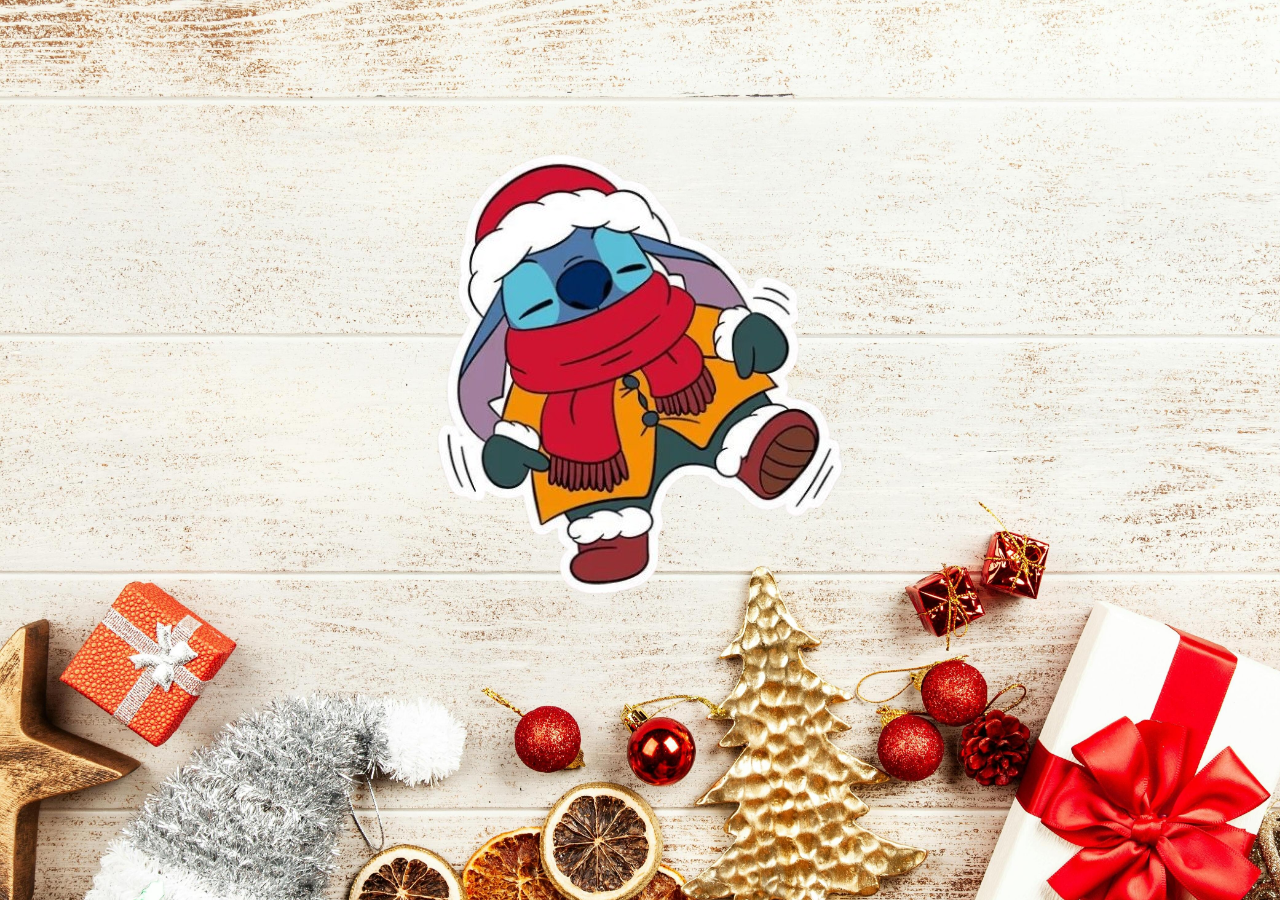
<file: index.html>
<!DOCTYPE html>
<html lang="es">
<head>
    <meta charset="UTF-8">
    <meta name="viewport" content="width=device-width, initial-scale=1.0">
    <title>Imagen de Fondo</title>
    <link rel="stylesheet" href="index.css"> 
</head>
<body>
      <br><br>
    <br>
    <br><br>
    <br>
    
    
    <center>
        <a href="https://nakama01122007.github.io/Naka-Kami/">
    <img src="IMG_1379-removebg-preview.png" alt="">
      </button>
<br>
</center>

</body>
</html>
</file>
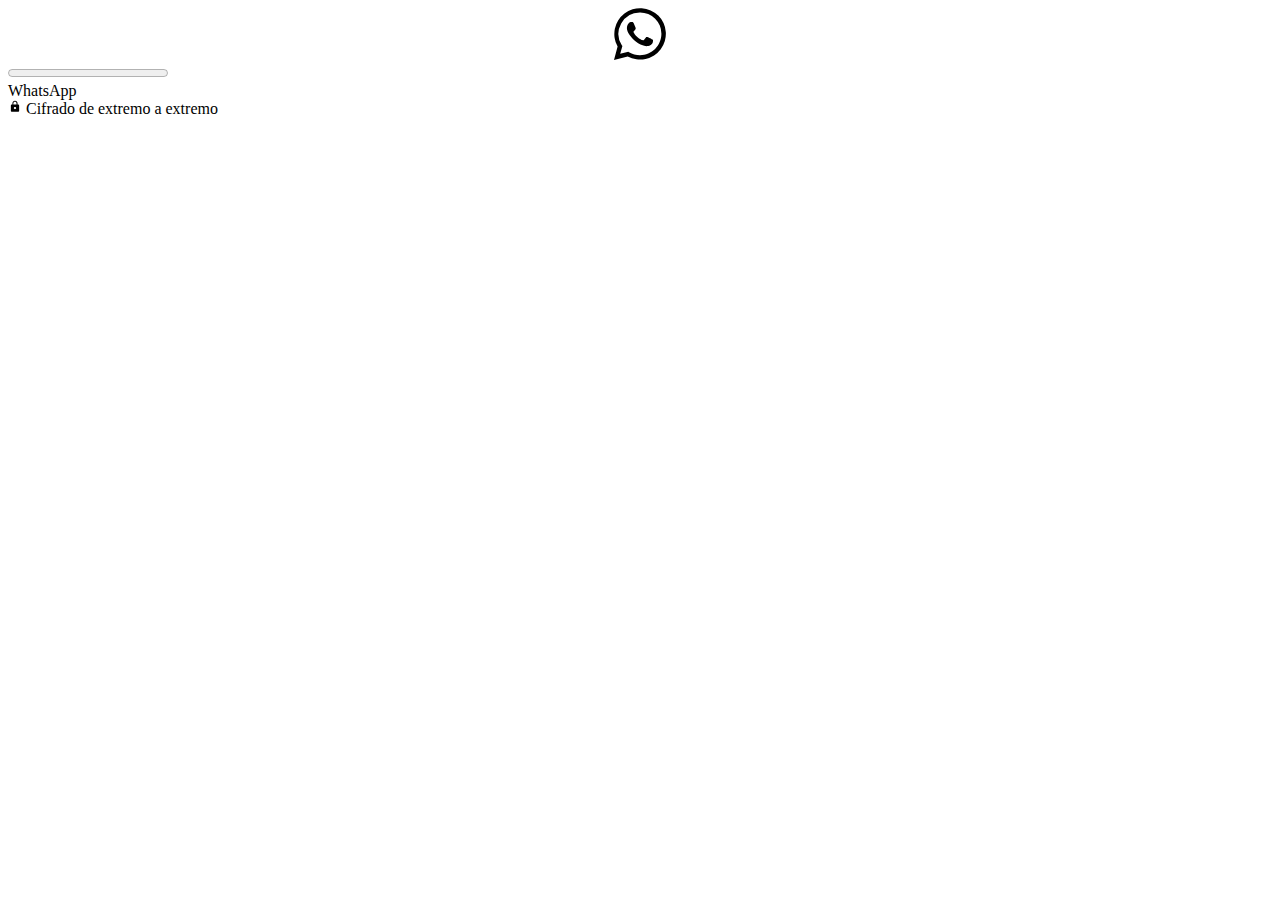
<file: hola.html>
<!DOCTYPE html><html id="whatsapp-web" class="" lang="es" dir="ltr"><head><link data-default-icon="https://static.whatsapp.net/rsrc.php/v3/yP/r/rYZqPCBaG70.png" rel="shortcut icon" href="https://static.whatsapp.net/rsrc.php/v3/yP/r/rYZqPCBaG70.png" /><meta name="bingbot" content="noarchive" /><meta name="viewport" content="width=device-width,initial-scale=1,maximum-scale=2,shrink-to-fit=no" /><link rel="manifest" href="/data/manifest.json" crossorigin="use-credentials" /><meta name="google" content="notranslate" /><meta name="format-detection" content="telephone=no" /><meta name="description" content="Env&#xed;a y recibe mensajes de WhatsApp r&#xe1;pidamente desde tu computadora." /><meta name="og:description" content="Env&#xed;a y recibe mensajes de WhatsApp r&#xe1;pidamente desde tu computadora." /><meta name="og:url" content="https://web.whatsapp.com/" /><meta name="og:title" content="WhatsApp Web" /><meta name="og:image" content="https://static.whatsapp.net/rsrc.php/v3/yR/r/y8-PTBaP90a.png" /><meta name="theme-color" content="#12181c" media="(prefers-color-scheme: dark)" /><meta name="theme-color" content="#f7f5f3" /><link rel="apple-touch-icon" sizes="192x192" href="https://static.whatsapp.net/rsrc.php/v3/yc/r/hUUuVTz6ZVi.png" /><meta name="google" content="notranslate" /><style data-btmanifest="1018550826_main" nonce="BIcpB8ZN">:root,.__fb-light-mode:root,.__fb-light-mode{--splashscreen-primary-title:#4125d;--splashscreen-progress-background:#e9edef;--splashscreen-progress-primary:#00c298;--splashscreen-secondary-lighter:#8696a0;--splashscreen-startup-background:#f0f2f5;--splashscreen-startup-background-rgb:240, 242, 245;--splashscreen-startup-icon:#bbc5cb}</style><style data-btmanifest="1018550826_main" nonce="BIcpB8ZN">.__fb-dark-mode{--splashscreen-primary-title:rgba(233, 237, 239, .88);--splashscreen-progress-background:#233138;--splashscreen-progress-primary:#0b846d;--splashscreen-secondary-lighter:#667781;--splashscreen-startup-background:#111b21;--splashscreen-startup-background-rgb:17, 27, 33;--splashscreen-startup-icon:#676f73}@media (prefers-color-scheme: dark){:root{--splashscreen-primary-title:rgba(233, 237, 239, .88);--splashscreen-progress-background:#233138;--splashscreen-progress-primary:#0b846d;--splashscreen-secondary-lighter:#667781;--splashscreen-startup-background:#111b21;--splashscreen-startup-background-rgb:17, 27, 33;--splashscreen-startup-icon:#676f73}}</style><script id="envjson" type="application/json" nonce="BIcpB8ZN">{"useTrustedTypes":false,"isTrustedTypesReportOnly":false,"use_fbt_virtual_modules":true,"compat_iframe_token":null,"clear_js_factory_after_used":true,"brsid":"7443976459608149736"}</script><script src="data:application/x-javascript; charset=utf-8;base64,[base64]" data-bootloader-hash="nxRKQO6" crossorigin="anonymous" data-p=":0" data-btmanifest="1018550826_main" data-c="1"></script><script src="data:application/x-javascript; charset=utf-8;base64,[base64]" data-bootloader-hash="W7CcKyc" crossorigin="anonymous" data-p=":0" data-btmanifest="1018550826_main" data-c="1"></script><script src="data:application/x-javascript; charset=utf-8;base64,Oy8qRkJfUEtHX0RFTElNKi8KCl9idGxkcj17fTsKLy8jIHNvdXJjZVVSTD1odHRwczovL3N0YXRpYy53aGF0c2FwcC5uZXQvcnNyYy5waHAvdjMveUgvci9aTGNLT2JOdU8xYi5qcwo=" data-bootloader-hash="678jA6i" crossorigin="anonymous" data-p=":0" data-btmanifest="1018550826_main" data-c="1"></script><script src="data:application/x-javascript; charset=utf-8;base64,[base64]/[base64]" data-bootloader-hash="YTRL02s" crossorigin="anonymous" data-p=":0" data-btmanifest="1018550826_main" data-c="1"></script><script src="data:application/x-javascript; charset=utf-8;base64,[base64]/[base64]/[base64]/[base64]" data-bootloader-hash="p4dSSRI" crossorigin="anonymous" data-p=":0" data-btmanifest="1018550826_main" data-c="1"></script><script type="application/json"  data-content-len="82" data-sjs>{"require":[["qplTimingsServerJS",null,null,["7443976459608149736","htmlStart"]]]}</script>
<script type="application/json"  data-content-len="91" data-sjs>{"require":[["qplTimingsServerJS",null,null,["7443976459608149736-server","htmlStart",8]]]}</script>

<link type="text/css" rel="stylesheet" href="https://static.whatsapp.net/rsrc.php/v4/y-/l/0,cross/jLvJ6sBeeyd5TsxRUMOVnCCQ61R5Yk-vu.css" data-bootloader-hash="tdfrEQs" crossorigin="anonymous" data-p=":11,29,31" data-btmanifest="1018550826_main" data-c="1" />
<link rel="preload" href="https://static.whatsapp.net/rsrc.php/v3/yZ/r/5H5xdr1IChM.js" as="script" crossorigin="anonymous" nonce="BIcpB8ZN" /><script src="https://static.whatsapp.net/rsrc.php/v3/yZ/r/5H5xdr1IChM.js" data-bootloader-hash="A8pgoR4" async="1" crossorigin="anonymous" data-p=":1" data-btmanifest="1018550826_main" data-c="1"></script>
<link rel="preload" href="https://static.whatsapp.net/rsrc.php/v3/yw/r/qIj0VlbnMIz.js" as="script" crossorigin="anonymous" nonce="BIcpB8ZN" /><script src="https://static.whatsapp.net/rsrc.php/v3/yw/r/qIj0VlbnMIz.js" data-bootloader-hash="QGTpbHV" async="1" crossorigin="anonymous" data-p=":2" data-btmanifest="1018550826_main" data-c="1"></script>
<link rel="preload" href="https://static.whatsapp.net/rsrc.php/v3/y4/r/ZRSyWJ7hmqW.js" as="script" crossorigin="anonymous" nonce="BIcpB8ZN" /><script src="https://static.whatsapp.net/rsrc.php/v3/y4/r/ZRSyWJ7hmqW.js" data-bootloader-hash="F/l6arV" async="1" crossorigin="anonymous" data-p=":9" data-btmanifest="1018550826_main" data-c="1"></script>
<link rel="preload" href="https://static.whatsapp.net/rsrc.php/v3/yx/r/ryQSgyNOW8X.js" as="script" crossorigin="anonymous" nonce="BIcpB8ZN" /><script src="https://static.whatsapp.net/rsrc.php/v3/yx/r/ryQSgyNOW8X.js" data-bootloader-hash="krMlcAs" async="1" crossorigin="anonymous" data-p=":10" data-btmanifest="1018550826_main" data-c="1"></script>
<link rel="preload" href="https://static.whatsapp.net/rsrc.php/v3iiMO4/y4/l/rt/Vk5CbmXkFP4.js" as="script" crossorigin="anonymous" nonce="BIcpB8ZN" /><script src="https://static.whatsapp.net/rsrc.php/v3iiMO4/y4/l/rt/Vk5CbmXkFP4.js" data-bootloader-hash="y6ScovQ" async="1" crossorigin="anonymous" data-tsrc="https://static.whatsapp.net/rsrc-translations.php/v7iXXS4/yq/l/es_LA/Vk5CbmXkFP4.js" data-p=":14" data-btmanifest="1018550826_main" data-c="1"></script><link rel="preload" href="https://static.whatsapp.net/rsrc-translations.php/v7iXXS4/yq/l/es_LA/Vk5CbmXkFP4.js" as="fetch" crossorigin="anonymous" />
<link rel="preload" href="https://static.whatsapp.net/rsrc.php/v3iWBv4/yO/l/rt/XCXSMN9orNIJg2fLJWxbUw2RSfFSjWLjPWV2C9CuntR0_2SsOE-ssqJx0Eef7DOYopYnK0rykQBR7vsWqehdEtWw.js" as="script" crossorigin="anonymous" nonce="BIcpB8ZN" /><script src="https://static.whatsapp.net/rsrc.php/v3iWBv4/yO/l/rt/XCXSMN9orNIJg2fLJWxbUw2RSfFSjWLjPWV2C9CuntR0_2SsOE-ssqJx0Eef7DOYopYnK0rykQBR7vsWqehdEtWw.js" data-bootloader-hash="RJnSjuX" async="1" crossorigin="anonymous" data-tsrc="https://static.whatsapp.net/rsrc-translations.php/v7iu-_4/yV/l/es_LA/XCXSMN9orNIJg2fLJWxbUw2RSfFSjWLjPWV2C9CuntR0_2SsOE-ssqJx0Eef7DOYopYnK0rykQBR7vsWqehdEtWw.js" data-p=":16,13,6,15,30,8,12,3" data-btmanifest="1018550826_main" data-c="1"></script><link rel="preload" href="https://static.whatsapp.net/rsrc-translations.php/v7iu-_4/yV/l/es_LA/XCXSMN9orNIJg2fLJWxbUw2RSfFSjWLjPWV2C9CuntR0_2SsOE-ssqJx0Eef7DOYopYnK0rykQBR7vsWqehdEtWw.js" as="fetch" crossorigin="anonymous" />
<link rel="preload" href="https://static.whatsapp.net/rsrc.php/v3/yR/r/h4Qy0FiYsZ_.js" as="script" crossorigin="anonymous" nonce="BIcpB8ZN" /><script src="https://static.whatsapp.net/rsrc.php/v3/yR/r/h4Qy0FiYsZ_.js" data-bootloader-hash="bUA3nqa" async="1" crossorigin="anonymous" data-p=":5" data-btmanifest="1018550826_main" data-c="1"></script>
<link rel="preload" href="https://static.whatsapp.net/rsrc.php/v3/yS/r/w1xoz0Rww2t.js" as="script" crossorigin="anonymous" nonce="BIcpB8ZN" /><script src="https://static.whatsapp.net/rsrc.php/v3/yS/r/w1xoz0Rww2t.js" data-bootloader-hash="Ox3Ea5x" async="1" crossorigin="anonymous" data-p=":7" data-btmanifest="1018550826_main" data-c="1"></script>
<link rel="preload" href="https://static.whatsapp.net/rsrc.php/v3iHCc4/yd/l/rt/EOwnWzBMoJv.js" as="script" crossorigin="anonymous" nonce="BIcpB8ZN" /><script src="https://static.whatsapp.net/rsrc.php/v3iHCc4/yd/l/rt/EOwnWzBMoJv.js" data-bootloader-hash="GnDDbHB" async="1" crossorigin="anonymous" data-tsrc="https://static.whatsapp.net/rsrc-translations.php/v7iE5C4/ys/l/es_LA/EOwnWzBMoJv.js" data-p=":4" data-btmanifest="1018550826_main" data-c="1"></script><link rel="preload" href="https://static.whatsapp.net/rsrc-translations.php/v7iE5C4/ys/l/es_LA/EOwnWzBMoJv.js" as="fetch" crossorigin="anonymous" />
<script type="application/json"  data-content-len="470" data-sjs>{"require":[["MakeHasteTranslations","fetchTranslationsForEarlyFlush",null,[{"y6ScovQ":"https:\/\/static.whatsapp.net\/rsrc-translations.php\/v7iXXS4\/yq\/l\/es_LA\/Vk5CbmXkFP4.js","RJnSjuX":"https:\/\/static.whatsapp.net\/rsrc-translations.php\/v7iu-_4\/yV\/l\/es_LA\/XCXSMN9orNIJg2fLJWxbUw2RSfFSjWLjPWV2C9CuntR0_2SsOE-ssqJx0Eef7DOYopYnK0rykQBR7vsWqehdEtWw.js","GnDDbHB":"https:\/\/static.whatsapp.net\/rsrc-translations.php\/v7iE5C4\/ys\/l\/es_LA\/EOwnWzBMoJv.js"}]]]}</script>


<!--EF-->

<title>WhatsApp Web</title>
<script type="application/json"  data-content-len="1248" data-sjs>{"require":[["HasteSupportData","handle",null,[{"gkxData":{"5415":{"result":false,"hash":null},"7742":{"result":false,"hash":null},"8068":{"result":false,"hash":null},"20935":{"result":true,"hash":null},"20936":{"result":false,"hash":null},"1393":{"result":false,"hash":null},"3485":{"result":false,"hash":null},"5918":{"result":false,"hash":null},"5971":{"result":false,"hash":null},"7686":{"result":false,"hash":null},"7687":{"result":true,"hash":null},"21050":{"result":false,"hash":null},"21075":{"result":false,"hash":null},"21076":{"result":true,"hash":null},"22792":{"result":false,"hash":null},"23433":{"result":false,"hash":null},"4341":{"result":false,"hash":null},"6323":{"result":false,"hash":null},"8523":{"result":false,"hash":null},"9861":{"result":false,"hash":null},"21062":{"result":false,"hash":null},"21063":{"result":false,"hash":null},"21069":{"result":false,"hash":null},"21071":{"result":false,"hash":null},"21072":{"result":false,"hash":null},"33056":{"result":false,"hash":null}},"qexData":{"526":{"r":null},"538":{"r":null},"543":{"r":null},"362":{"r":null},"1028":{"r":null},"104":{"r":null},"128":{"r":null},"344":{"r":null},"388":{"r":null}},"justknobxData":{"3323":{"r":true},"1806":{"r":true},"2819":{"r":true}}}]]]}</script>
</head><body class=""><div id="wa_web_initial_startup" class="_apdl"><div style="transform: translate(calc(50% - 52px / 2))" class="_apdm"><span><svg width="250" height="52" xmlns="http://www.w3.org/2000/svg"><path d="M37.7 31.2c-.6-.4-3.8-2-4.4-2.1-.6-.2-1-.4-1.4.3l-2 2.5c-.4.4-.8.5-1.5.2-.6-.3-2.7-1-5.1-3.2-2-1.7-3.2-3.8-3.6-4.5-.4-.6 0-1 .3-1.3l1-1.1.6-1.1c.2-.4 0-.8 0-1.1l-2-4.8c-.6-1.3-1.1-1-1.5-1.1h-1.2c-.5 0-1.2.1-1.8.8-.5.6-2.2 2.2-2.2 5.3 0 3.2 2.3 6.3 2.6 6.7.3.4 4.6 7 11 9.7l3.7 1.4c1.5.5 3 .4 4 .2 1.3-.1 3.9-1.5 4.4-3 .5-1.5.5-2.8.4-3-.2-.4-.6-.5-1.3-.8M26 47.2c-3.9 0-7.6-1-11-3l-.7-.4-8.1 2L8.4 38l-.6-.8A21.4 21.4 0 0126 4.4a21.3 21.3 0 0121.4 21.4c0 11.8-9.6 21.4-21.4 21.4M44.2 7.6a25.8 25.8 0 00-40.6 31L0 52l13.7-3.6A25.8 25.8 0 0044.3 7.5" fill="currentColor"></path></svg></span></div><div class="_apdq"><progress value="0" max="100" dir="ltr"></progress></div><div class="_apdr">WhatsApp</div><div class="_apds"><span><svg width="14" height="14" viewBox="0 0 24 24" preserveAspectRatio="xMidYMid meet" xmlns="http://www.w3.org/2000/svg"><path d="M17.3,7.6h-0.9V5.8c0-2.5-1.9-4.4-4.4-4.4S7.6,3.3,7.6,5.8v1.8H6.7c-1,0-1.8,0.8-1.8,1.8v8.9 c0,1,0.8,1.8,1.8,1.8h10.6c1,0,1.8-0.8,1.8-1.8V9.4C19.1,8.4,18.3,7.6,17.3,7.6z M12,15.8c-1.1,0-2-0.9-2-2s0.9-2,2-2s2,0.9,2,2 S13.1,15.8,12,15.8z M14.7,7.6H9.2V5.8c0-1.5,1.2-2.7,2.7-2.7s2.7,1.2,2.7,2.7v1.8C14.6,7.6,14.7,7.6,14.7,7.6z" fill="currentColor"></path></svg></span><span> </span>Cifrado de extremo a extremo</div></div><script type="application/json"  data-content-len="91" data-sjs>{"require":[["qplTimingsServerJS",null,null,["7443976459608149736","splash_screen_show"]]]}</script>
<div id="mount_0_0_x1"></div>
<script type="application/json"  data-content-len="53" data-sjs>{"require":[["maybeDisableAnimations",null,null,[]]]}</script>
<script type="application/json"  data-content-len="49" data-sjs>{"require":[["replaceNativeTimer",null,null,[]]]}</script>
<script type="application/json"  data-content-len="60" data-sjs>{"require":[["bootstrapWebSession",null,null,[1733185830]]]}</script>
<script type="application/json"  data-content-len="108" data-sjs>{"require":[["qplTagServerJS",null,null,[["comet_aa_coinflip:true","should_use_bt_safe_js","logged_out"]]]]}</script>
<script type="application/json"  data-content-len="157" data-sjs>{"require":[["qplTimingsServerJS",null,null,["7443976459608149736","tierOne"]],["qplTimingsServerJS",null,null,["7443976459608149736-server","tierOne",35]]]}</script>
<script type="application/json"  data-content-len="82" data-sjs>{"require":[["JSScheduler","makeSchedulerGlobalEntry",null,["null",false,false]]]}</script>
<script type="application/json"  data-content-len="7538" data-sjs>{"require":[["ScheduledServerJS","handle",null,[{"__bbox":{"define":[["cr:310",["RunWWW"],{"__rc":["RunWWW",null]},-1],["cr:1078",[],{"__rc":[null,null]},-1],["cr:1080",["unexpectedUseInComet"],{"__rc":["unexpectedUseInComet",null]},-1],["cr:1126",["TimeSliceSham"],{"__rc":["TimeSliceSham",null]},-1],["cr:3725",["clearTimeoutWWWOrMobile"],{"__rc":["clearTimeoutWWWOrMobile",null]},-1],["cr:4344",["setTimeoutWWWOrMobile"],{"__rc":["setTimeoutWWWOrMobile",null]},-1],["cr:6640",[],{"__rc":[null,null]},-1],["cr:7385",["clearIntervalWWW"],{"__rc":["clearIntervalWWW",null]},-1],["cr:7386",["clearTimeoutWWW"],{"__rc":["clearTimeoutWWW",null]},-1],["cr:7388",["setIntervalWWW"],{"__rc":["setIntervalWWW",null]},-1],["cr:7389",["setIntervalAcrossTransitionsWWW"],{"__rc":["setIntervalAcrossTransitionsWWW",null]},-1],["cr:7390",["setTimeoutWWW"],{"__rc":["setTimeoutWWW",null]},-1],["cr:7391",["setTimeoutAcrossTransitionsWWW"],{"__rc":["setTimeoutAcrossTransitionsWWW",null]},-1],["cr:8959",["DTSG"],{"__rc":["DTSG",null]},-1],["cr:8960",["DTSG_ASYNC"],{"__rc":["DTSG_ASYNC",null]},-1],["cr:696703",["JSScheduler"],{"__rc":["JSScheduler",null]},-1],["cr:806696",["clearTimeoutComet"],{"__rc":["clearTimeoutComet",null]},-1],["cr:807042",["setTimeoutComet"],{"__rc":["setTimeoutComet",null]},-1],["cr:896461",["setIntervalComet"],{"__rc":["setIntervalComet",null]},-1],["cr:896462",["setIntervalComet"],{"__rc":["setIntervalComet",null]},-1],["cr:925100",["RunComet"],{"__rc":["RunComet",null]},-1],["cr:986633",["setTimeoutComet"],{"__rc":["setTimeoutComet",null]},-1],["cr:1003267",["clearIntervalComet"],{"__rc":["clearIntervalComet",null]},-1],["cr:734",[],{"__rc":[null,null]},-1],["cr:1293",["ReactDOM.classic"],{"__rc":["ReactDOM.classic",null]},-1],["cr:4874",[],{"__rc":[null,null]},-1],["cr:7162",["ReactDOMCompatibilityLayer"],{"__rc":["ReactDOMCompatibilityLayer",null]},-1],["cr:7451",[],{"__rc":[null,null]},-1],["cr:1064332",[],{"__rc":[null,null]},-1],["cr:1106516",[],{"__rc":[null,null]},-1],["cr:1108857",[],{"__rc":[null,null]},-1],["cr:1294158",["React.classic"],{"__rc":["React.classic",null]},-1],["cr:1294159",["ReactDOM.classic"],{"__rc":["ReactDOM.classic",null]},-1],["CometPersistQueryParams",[],{"relative":{},"domain":{}},6231],["GetAsyncParamsExtraData",[],{"extra_data":{}},7511],["BootloaderConfig",[],{"deferBootloads":false,"jsRetries":[200,500],"jsRetryAbortNum":2,"jsRetryAbortTime":5,"silentDups":true,"timeout":60000,"tieredLoadingFromTier":100,"hypStep4":true,"phdOn":false,"btCutoffIndex":290,"fastPathForAlreadyRequired":true,"earlyRequireLazy":false,"enableTimeoutLoggingForNonComet":false,"deferLongTailManifest":true,"lazySoT":false,"translationRetries":[200,500],"translationRetryAbortNum":3,"translationRetryAbortTime":50},329],["CSSLoaderConfig",[],{"timeout":5000,"loadEventSupported":true},619],["CurrentUserInitialData",[],{"ACCOUNT_ID":"0","USER_ID":"0","NAME":"","SHORT_NAME":null,"IS_BUSINESS_PERSON_ACCOUNT":false,"HAS_SECONDARY_BUSINESS_PERSON":false,"IS_FACEBOOK_WORK_ACCOUNT":false,"IS_INSTAGRAM_BUSINESS_PERSON":false,"IS_MESSENGER_ONLY_USER":false,"IS_DEACTIVATED_ALLOWED_ON_MESSENGER":false,"IS_MESSENGER_CALL_GUEST_USER":false,"IS_WORK_MESSENGER_CALL_GUEST_USER":false,"IS_WORKROOMS_USER":false,"APP_ID":"2220391788200892","IS_BUSINESS_DOMAIN":false,"NON_FACEBOOK_USER_ID":"0"},270],["DTSGInitialData",[],{},258],["LSD",[],{"token":"dPnHGQefp_cyXH2eHGc5eN"},323],["ServerNonce",[],{"ServerNonce":"WWzLe0EDDYdXIsp7hj32Ql"},141],["SiteData",[],{"server_revision":1018550826,"client_revision":1018550826,"push_phase":"C3","pkg_cohort":"HYP:whatsapp_comet_pkg","haste_session":"20060.HYP:whatsapp_comet_pkg.2.1..0.1","pr":1,"manifest_base_uri":"https:\/\/static.whatsapp.net","manifest_origin":"whatsapp","manifest_version_prefix":"","be_one_ahead":true,"is_rtl":false,"is_experimental_tier":false,"is_jit_warmed_up":true,"hsi":"7443976459608149736","semr_host_bucket":"5","bl_hash_version":2,"comet_env":17,"wbloks_env":false,"ef_page":"comet.whatsapp.web.\/","compose_bootloads":false,"spin":4,"__spin_r":1018550826,"__spin_b":"trunk","__spin_t":1733185830,"vip":"31.13.67.52"},317],["SprinkleConfig",[],{"param_name":"jazoest","version":2,"should_randomize":false},2111],["PromiseUsePolyfillSetImmediateGK",[],{"www_always_use_polyfill_setimmediate":false},2190],["JSErrorLoggingConfig",[],{"appId":2220391788200892,"extra":[],"reportInterval":50,"sampleWeight":null,"sampleWeightKey":"__jssesw","projectBlocklist":[]},2776],["ImmediateImplementationExperiments",[],{"prefer_message_channel":true},3419],["DTSGInitData",[],{"token":"","async_get_token":""},3515],["UriNeedRawQuerySVConfig",[],{"uris":["dms.netmng.com","doubleclick.net","r.msn.com","watchit.sky.com","graphite.instagram.com","www.kfc.co.th","learn.pantheon.io","www.landmarkshops.in","www.ncl.com","s0.wp.com","www.tatacliq.com","bs.serving-sys.com","kohls.com","lazada.co.th","xg4ken.com","technopark.ru","officedepot.com.mx","bestbuy.com.mx","booking.com","nibio.no","myworkdayjobs.com","united-united.com","gcc.gnu.org"]},3871],["InitialCookieConsent",[],{"deferCookies":false,"initialConsent":[1,2],"noCookies":false,"shouldShowCookieBanner":false,"shouldWaitForDeferredDatrCookie":false,"optedInIntegrations":[],"hasGranularThirdPartyCookieConsent":false,"exemptedIntegrations":["advertiser_hosted_pixel","airbus_sat","amazon_media","apps_for_office","arkose_captcha","aspnet_cdn","autodesk_fusion","bing_maps","bing_widget","boku_wallet","bootstrap","box","cardinal_centinel_api","chromecast_extensions","cloudflare_cdnjs","cloudflare_datatables","cloudflare_relay","conversions_api_gateway","demandbase_api","digitalglobe_maps_api","dlocal","dropbox","esri_sat","fastly_relay","gmg_pulse_embed_iframe","google_ads_conversions_tag","google_drive","google_fonts_legacy","google_hosted_libraries","google_oauth_api","google_recaptcha","here_map_ext","hive_streaming_video","isptoolbox","jquery","js_delivr","kbank","mathjax","metacdn","microsoft_excel","microsoft_office_addin","microsoft_onedrive","microsoft_speech","microsoft_teams","mmi_tiles","open_street_map","paypal_billing_agreement","paypal_oauth_api","payu","plaid","platformized_adyen_checkout","plotly","pydata","recruitics","rstudio","salesforce_lighting","stripe","team_center","tripshot","trustly_direct_debit_ach","twilio_voice","unifier","unsplash_api","unsplash_image_loading","vega","yoti_api","youtube_oembed_api"]},4328],["BootloaderEndpointConfig",[],{"debugNoBatching":false,"maxBatchSize":-1,"endpointURI":"https:\/\/web.whatsapp.com\/ajax\/bootloader-endpoint\/"},5094],["cr:5277",["ReactDOM.classic.prod-or-profiling"],{"__rc":["ReactDOM.classic.prod-or-profiling",null]},-1],["cr:1292365",["React-prod.classic"],{"__rc":["React-prod.classic",null]},-1],["cr:5278",["ReactDOM-prod.classic"],{"__rc":["ReactDOM-prod.classic",null]},-1],["cr:5695",["EventListenerWWW"],{"__rc":["EventListenerWWW",null]},-1],["cr:8909",["ReactFiberErrorDialogWWW"],{"__rc":["ReactFiberErrorDialogWWW",null]},-1],["cr:1353359",["CometEventListener"],{"__rc":["CometEventListener",null]},-1],["WebConnectionClassServerGuess",[],{"connectionClass":"UNKNOWN"},4705]],"require":[["CometPrelude"],["JSScheduler"],["ServerJS"],["ScheduledApplyEach"],["CometResourceScheduler"],["WAWebCometRoot","init",[],[{"elementId":"mount_0_0_x1"}]]]}},{"__bbox":{"require":[["qplTimingsServerJS",null,null,["7443976459608149736","tierOneBeforeScheduler"]]]}},{"__bbox":{"require":[["qplTimingsServerJS",null,null,["7443976459608149736","tierOneInsideScheduler"]]]}}]]]}</script>
<script type="application/json"  data-content-len="83" data-sjs>{"require":[["qplTimingsServerJS",null,null,["7443976459608149736","tierOneEnd"]]]}</script>

<script type="application/json"  data-content-len="157" data-sjs>{"require":[["qplTimingsServerJS",null,null,["7443976459608149736","tierTwo"]],["qplTimingsServerJS",null,null,["7443976459608149736-server","tierTwo",53]]]}</script>
<script type="application/json"  data-content-len="3575" data-sjs>{"require":[["HasteSupportData","handle",null,[{"bxData":{"9547":{"uri":"https:\/\/static.whatsapp.net\/rsrc.php\/v3\/yl\/r\/gi_DckOUM5a.png"},"9548":{"uri":"https:\/\/static.whatsapp.net\/rsrc.php\/v3\/y_\/r\/TPtFe9SpDSX.png"},"9555":{"uri":"https:\/\/static.whatsapp.net\/rsrc.php\/v3\/y4\/r\/XEPQuYy90FJ.png"},"9556":{"uri":"https:\/\/static.whatsapp.net\/rsrc.php\/v3\/ye\/r\/fWOSgX_xpHG.png"},"9561":{"uri":"https:\/\/static.whatsapp.net\/rsrc.php\/yW\/r\/BS_BUUXbKq5.mp3"},"9562":{"uri":"https:\/\/static.whatsapp.net\/rsrc.php\/yu\/r\/lsK0FC6wi8C.m4a"},"10639":{"uri":"https:\/\/static.whatsapp.net\/rsrc.php\/v3\/y3\/r\/AZwgE-H9Ubq.png"},"11319":{"uri":"https:\/\/static.whatsapp.net\/rsrc.php\/v3\/yX\/r\/JYPizEwERE4.png"},"11370":{"uri":"https:\/\/static.whatsapp.net\/rsrc.php\/v3\/y-\/r\/_8J_xqERSbv.png"},"31401":{"uri":"https:\/\/static.whatsapp.net\/rsrc.php\/v3\/y1\/r\/m5BEg2K4OR4.png"},"31402":{"uri":"https:\/\/static.whatsapp.net\/rsrc.php\/v3\/yb\/r\/uspVxRFx2oU.png"},"31422":{"uri":"https:\/\/static.whatsapp.net\/rsrc.php\/v3\/yq\/r\/MHVytaGe3gh.png"},"9544":{"uri":"https:\/\/static.whatsapp.net\/rsrc.php\/yv\/r\/6Ib-MkrweJ6.ttf"},"9545":{"uri":"https:\/\/static.whatsapp.net\/rsrc.php\/yk\/r\/ln-uwGsChQW.ttf"},"9551":{"uri":"https:\/\/static.whatsapp.net\/rsrc.php\/v3\/yq\/r\/xCHrap4ZvgY.png"},"9552":{"uri":"https:\/\/static.whatsapp.net\/rsrc.php\/v3\/y6\/r\/R6k6NrF2Cbl.png"},"9553":{"uri":"https:\/\/static.whatsapp.net\/rsrc.php\/v3\/yd\/r\/jLlIEwASpgj.png"},"9554":{"uri":"https:\/\/static.whatsapp.net\/rsrc.php\/v3\/y5\/r\/_U7GO8EnPFR.png"},"9559":{"uri":"https:\/\/static.whatsapp.net\/rsrc.php\/v3\/yy\/r\/noBSk9ItwJJ.png"},"9583":{"uri":"https:\/\/static.whatsapp.net\/rsrc.php\/v3\/yP\/r\/re6de1QF8pQ.png"},"10591":{"uri":"https:\/\/static.whatsapp.net\/rsrc.php\/v3\/yp\/r\/ReKDgNfJEFB.png"}},"clpData":{"6476":{"r":1000,"s":1},"1744178":{"r":1,"s":1},"1838142":{"r":1,"s":1}},"gkxData":{"1624":{"result":false,"hash":null},"2160":{"result":false,"hash":null},"4112":{"result":false,"hash":null},"5134":{"result":true,"hash":null},"5434":{"result":true,"hash":null},"5679":{"result":false,"hash":null},"5943":{"result":false,"hash":null},"6748":{"result":true,"hash":null},"7541":{"result":false,"hash":null},"7685":{"result":false,"hash":null},"8789":{"result":false,"hash":null},"20836":{"result":false,"hash":null},"20940":{"result":false,"hash":null},"21043":{"result":false,"hash":null},"21051":{"result":false,"hash":null},"21052":{"result":false,"hash":null},"21053":{"result":false,"hash":null},"21054":{"result":false,"hash":null},"21055":{"result":false,"hash":null},"21056":{"result":false,"hash":null},"21057":{"result":false,"hash":null},"21058":{"result":true,"hash":null},"21106":{"result":true,"hash":null},"21107":{"result":false,"hash":null},"21112":{"result":true,"hash":null},"26256":{"result":false,"hash":null},"26258":{"result":true,"hash":null},"26259":{"result":false,"hash":null},"26262":{"result":true,"hash":null},"24344":{"result":false,"hash":null},"24351":{"result":false,"hash":null},"24383":{"result":false,"hash":null},"30214":{"result":false,"hash":null}},"qplData":{"106":{}},"justknobxData":{"371":{"r":true},"819":{"r":true},"822":{"r":true},"860":{"r":100},"1617":{"r":161},"1618":{"r":8},"1619":{"r":1},"1620":{"r":2},"1621":{"r":4},"1622":{"r":0},"1623":{"r":6},"1624":{"r":1},"1662":{"r":2},"1663":{"r":14},"1664":{"r":2},"1784":{"r":false},"1854":{"r":false},"2086":{"r":4},"2148":{"r":false},"2237":{"r":false},"2268":{"r":true},"2269":{"r":true},"2552":{"r":false},"2702":{"r":true}}}]]]}</script>
<script type="application/json"  data-content-len="41170" data-sjs>{"require":[["Bootloader","handlePayload",null,[{"consistency":{"rev":1018550826},"rsrcMap":{"xFqg8AH":{"type":"js","src":"https:\/\/static.whatsapp.net\/rsrc.php\/v3\/yL\/r\/BlIuoNYtWPV.js","c":1,"p":":183","m":"1018550826_main"},"AJOaQIc":{"type":"js","src":"https:\/\/static.whatsapp.net\/rsrc.php\/v3\/y8\/r\/G_AUzITVDxz.js","c":1,"p":":24","m":"1018550826_main"},"a\/ErpYx":{"type":"js","src":"https:\/\/static.whatsapp.net\/rsrc.php\/v3\/y_\/r\/Erq9JIEfuV6.js","c":1,"p":":26","m":"1018550826_main"},"BHbf7pj":{"type":"js","src":"https:\/\/static.whatsapp.net\/rsrc.php\/v3i0364\/yR\/l\/rt\/MmNht19gXKw.js","tsrc":"https:\/\/static.whatsapp.net\/rsrc-translations.php\/v7iMs94\/y2\/l\/es_LA\/MmNht19gXKw.js","c":1,"p":":36","m":"1018550826_main"},"vR+ju+x":{"type":"js","src":"https:\/\/static.whatsapp.net\/rsrc.php\/v3i91J4\/yo\/l\/rt\/1WsfL8dUabX.js","tsrc":"https:\/\/static.whatsapp.net\/rsrc-translations.php\/v7iL3R4\/yD\/l\/es_LA\/1WsfL8dUabX.js","c":1,"p":":20","m":"1018550826_main"},"GANort1":{"type":"js","src":"https:\/\/static.whatsapp.net\/rsrc.php\/v3iHCM4\/y-\/l\/rt\/l6JUOZC366C.js","tsrc":"https:\/\/static.whatsapp.net\/rsrc-translations.php\/v7inud4\/yu\/l\/es_LA\/l6JUOZC366C.js","c":1,"p":":40","m":"1018550826_main"},"Zd\/vNfS":{"type":"js","src":"https:\/\/static.whatsapp.net\/rsrc.php\/v3iREA4\/yy\/l\/rt\/nY2--BFBz1s.js","tsrc":"https:\/\/static.whatsapp.net\/rsrc-translations.php\/v7iSrW4\/yQ\/l\/es_LA\/nY2--BFBz1s.js","c":1,"p":":37","m":"1018550826_main"},"OqsLaoM":{"type":"js","src":"https:\/\/static.whatsapp.net\/rsrc.php\/v3iWeq4\/yM\/l\/rt\/idHYHNvl5fU.js","tsrc":"https:\/\/static.whatsapp.net\/rsrc-translations.php\/v7iaO54\/ys\/l\/es_LA\/idHYHNvl5fU.js","c":1,"p":":17","m":"1018550826_main"},"6ZcWVLD":{"type":"css","src":"https:\/\/static.whatsapp.net\/rsrc.php\/v4\/y4\/l\/0,cross\/DdIQJq5EMYT.css","c":1,"p":":19","m":"1018550826_main"},"4zHjo\/t":{"type":"js","src":"https:\/\/static.whatsapp.net\/rsrc.php\/v3\/yq\/r\/sMiW0MeCLnG.js","c":1,"p":":21","m":"1018550826_main"},"zBLIrrt":{"type":"js","src":"https:\/\/static.whatsapp.net\/rsrc.php\/v3\/yq\/r\/hmLfv8YDyld.js","c":1,"p":":200","m":"1018550826_main"},"bnO2wmF":{"type":"js","src":"https:\/\/static.whatsapp.net\/rsrc.php\/v3\/y9\/r\/vfN_Pt2UVqI.js","c":1,"p":":46","m":"1018550826_main"},"Kyj0DuM":{"type":"js","src":"https:\/\/static.whatsapp.net\/rsrc.php\/v3\/yE\/r\/CtlyoX5avh8.js","c":1,"p":":45","m":"1018550826_main"},"zzVLof4":{"type":"js","src":"https:\/\/static.whatsapp.net\/rsrc.php\/v3i6XI4\/y-\/l\/rt\/AObUHhfOII7.js","tsrc":"https:\/\/static.whatsapp.net\/rsrc-translations.php\/v7iaK14\/yK\/l\/es_LA\/AObUHhfOII7.js","c":1,"p":":162","m":"1018550826_main"},"GwSo5c7":{"type":"js","src":"https:\/\/static.whatsapp.net\/rsrc.php\/v3ixGO4\/y1\/l\/rt\/zGtproYvsK5.js","tsrc":"https:\/\/static.whatsapp.net\/rsrc-translations.php\/v7iHcG4\/yF\/l\/es_LA\/zGtproYvsK5.js","c":1,"p":":22","m":"1018550826_main"},"080D39R":{"type":"js","src":"https:\/\/static.whatsapp.net\/rsrc.php\/v3\/yX\/r\/ctArhl7hZ9J.js","c":1,"p":":223","m":"1018550826_main"},"zZM5CG8":{"type":"js","src":"https:\/\/static.whatsapp.net\/rsrc.php\/v3\/y0\/r\/qV4CPdytvui.js","c":1,"p":":83","m":"1018550826_main"},"Fw+YAB0":{"type":"js","src":"https:\/\/static.whatsapp.net\/rsrc.php\/v3\/yJ\/r\/41rr4p6vs7j.js","c":1,"p":":153","m":"1018550826_main"},"7jdcV+B":{"type":"js","src":"https:\/\/static.whatsapp.net\/rsrc.php\/v3\/yf\/r\/fNcbr8WPj3N.js","c":1,"p":":225","m":"1018550826_main"},"tTfYNAo":{"type":"js","src":"https:\/\/static.whatsapp.net\/rsrc.php\/v3\/yv\/r\/OtiwkkrbnEg.js","c":1,"p":":73","m":"1018550826_main"},"9YKdw6R":{"type":"js","src":"https:\/\/static.whatsapp.net\/rsrc.php\/v3\/yI\/r\/SMKPIPut05F.js","c":1,"p":":196","m":"1018550826_main"},"lz41h9C":{"type":"js","src":"https:\/\/static.whatsapp.net\/rsrc.php\/v3\/yT\/r\/sqn5gRbbgEd.js","c":1,"p":":154","m":"1018550826_main"},"UcOlgtU":{"type":"js","src":"https:\/\/static.whatsapp.net\/rsrc.php\/v3\/yR\/r\/xjqPhXjJVzw.js","c":1,"p":":176","m":"1018550826_main"},"K4DN3ov":{"type":"js","src":"https:\/\/static.whatsapp.net\/rsrc.php\/v3\/yH\/r\/YUTlfecSbQp.js","c":1,"p":":211","m":"1018550826_main"},"WhncEwJ":{"type":"js","src":"https:\/\/static.whatsapp.net\/rsrc.php\/v3\/yy\/r\/jTuTGnMJXdo.js","c":1,"p":":103","m":"1018550826_main"},"Fr6Lkg3":{"type":"js","src":"https:\/\/static.whatsapp.net\/rsrc.php\/v3\/yu\/r\/D_fZidk8XTz.js","c":1,"p":":206","m":"1018550826_main"},"dzSjMyH":{"type":"js","src":"https:\/\/static.whatsapp.net\/rsrc.php\/v3\/y4\/r\/pWX5sxLaZTx.js","c":1,"p":":53","m":"1018550826_main"},"l9YeuzY":{"type":"js","src":"https:\/\/static.whatsapp.net\/rsrc.php\/v3\/ya\/r\/mEsaFp2_2Sa.js","c":1,"p":":59","m":"1018550826_main"},"pZbl5CZ":{"type":"js","src":"https:\/\/static.whatsapp.net\/rsrc.php\/v3\/yD\/r\/Hfkat6cPNHo.js","c":1,"p":":246","m":"1018550826_main"},"j65SaHn":{"type":"js","src":"https:\/\/static.whatsapp.net\/rsrc.php\/v3\/yC\/r\/sDl5KW9QJ97.js","c":1,"p":":152","m":"1018550826_main"},"bRKmx2D":{"type":"js","src":"https:\/\/static.whatsapp.net\/rsrc.php\/v3\/yj\/r\/wLUf1sFtuSI.js","c":1,"p":":182","m":"1018550826_main"},"wDNapDv":{"type":"js","src":"https:\/\/static.whatsapp.net\/rsrc.php\/v3\/yP\/r\/xc6XM-JdW6p.js","c":1,"p":":267","m":"1018550826_main"},"rc5Kz5Y":{"type":"js","src":"https:\/\/static.whatsapp.net\/rsrc.php\/v3\/y7\/r\/EZZ9HoHBlyi.js","c":1,"p":":88","m":"1018550826_main"},"IkfPTaq":{"type":"js","src":"https:\/\/static.whatsapp.net\/rsrc.php\/v3\/ym\/r\/0I98T9xEXAs.js","c":1,"p":":202","m":"1018550826_main"},"uUieKAy":{"type":"js","src":"https:\/\/static.whatsapp.net\/rsrc.php\/v3\/yH\/r\/rMpSO7V2W3i.js","c":1,"p":":104","m":"1018550826_main"},"eaYXgEW":{"type":"js","src":"https:\/\/static.whatsapp.net\/rsrc.php\/v3\/y4\/r\/0nlOi9R2UHg.js","c":1,"p":":133","m":"1018550826_main"},"exVRlLG":{"type":"js","src":"https:\/\/static.whatsapp.net\/rsrc.php\/v3\/yn\/r\/P6eSpp5rnIP.js","c":1,"p":":184","m":"1018550826_main"},"WTD05aB":{"type":"js","src":"https:\/\/static.whatsapp.net\/rsrc.php\/v3\/yi\/r\/sSu27CZGkkj.js","c":1,"p":":193","m":"1018550826_main"},"lzjUSQa":{"type":"js","src":"https:\/\/static.whatsapp.net\/rsrc.php\/v3\/y9\/r\/LQDq9g75XoT.js","c":1,"p":":67","m":"1018550826_main"},"UoawEap":{"type":"js","src":"https:\/\/static.whatsapp.net\/rsrc.php\/v3\/yR\/r\/csjiezbyjd0.js","c":1,"p":":84","m":"1018550826_main"},"naRNQwn":{"type":"js","src":"https:\/\/static.whatsapp.net\/rsrc.php\/v3\/yg\/r\/E8r5jhCdE91.js","c":1,"p":":185","m":"1018550826_main"},"tyi9xrI":{"type":"js","src":"https:\/\/static.whatsapp.net\/rsrc.php\/v3\/y9\/r\/vMm7u8nkle1.js","c":1,"p":":201","m":"1018550826_main"},"UiaIVvc":{"type":"js","src":"https:\/\/static.whatsapp.net\/rsrc.php\/v3\/yY\/r\/ktlYvQBxzf4.js","c":1,"p":":209","m":"1018550826_main"},"Tl40QLr":{"type":"js","src":"https:\/\/static.whatsapp.net\/rsrc.php\/v3\/yD\/r\/VuWLQRBFJt4.js","c":1,"p":":175","m":"1018550826_main"},"7o1etx3":{"type":"js","src":"https:\/\/static.whatsapp.net\/rsrc.php\/v3\/y-\/r\/s1HXnPbzaWt.js","c":1,"p":":237","m":"1018550826_main"},"2mce4TD":{"type":"js","src":"https:\/\/static.whatsapp.net\/rsrc.php\/v3\/yz\/r\/XiqGEZ9OSX8.js","c":1,"p":":199","m":"1018550826_main"},"nOCgs7t":{"type":"js","src":"https:\/\/static.whatsapp.net\/rsrc.php\/v3\/yd\/r\/nqMzEBLxCHd.js","c":1,"p":":256","m":"1018550826_main"},"XtJEsya":{"type":"js","src":"https:\/\/static.whatsapp.net\/rsrc.php\/v3\/yT\/r\/kwp-sn6uOdm.js","c":1,"p":":238","m":"1018550826_main"},"vhK+Xcz":{"type":"js","src":"https:\/\/static.whatsapp.net\/rsrc.php\/v3\/yK\/r\/SicDNC8Vf8j.js","c":1,"p":":186","m":"1018550826_main"},"RGUXEuK":{"type":"js","src":"https:\/\/static.whatsapp.net\/rsrc.php\/v3\/yo\/r\/BpPf5XqZ4Wa.js","c":1,"p":":158","m":"1018550826_main"},"7voQbPO":{"type":"js","src":"https:\/\/static.whatsapp.net\/rsrc.php\/v3\/y5\/r\/iSy7Mb_HYvW.js","c":1,"p":":210","m":"1018550826_main"},"43ED9Iy":{"type":"js","src":"https:\/\/static.whatsapp.net\/rsrc.php\/v3\/yb\/r\/hK3SPJeF-LC.js","c":1,"p":":108","m":"1018550826_main"},"QIDpbDV":{"type":"js","src":"https:\/\/static.whatsapp.net\/rsrc.php\/v3\/yU\/r\/MIWc-_lraBb.js","c":1,"p":":247","m":"1018550826_main"},"9splRzX":{"type":"js","src":"https:\/\/static.whatsapp.net\/rsrc.php\/v3\/yo\/r\/K_cikwmPIgO.js","c":1,"p":":157","m":"1018550826_main"},"yyJSDVI":{"type":"js","src":"https:\/\/static.whatsapp.net\/rsrc.php\/v3\/ys\/r\/VvWvV8feXQU.js","c":1,"p":":58","m":"1018550826_main"},"1Unyv1s":{"type":"js","src":"https:\/\/static.whatsapp.net\/rsrc.php\/v3\/yj\/r\/4KjMevaquoG.js","c":1,"p":":130","m":"1018550826_main"},"J+vridC":{"type":"js","src":"https:\/\/static.whatsapp.net\/rsrc.php\/v3\/y-\/r\/75c_2A33ev5.js","c":1,"p":":74","m":"1018550826_main"},"hI5t300":{"type":"js","src":"https:\/\/static.whatsapp.net\/rsrc.php\/v3\/yt\/r\/MiTeyLxCRKU.js","c":1,"p":":204","m":"1018550826_main"},"4BW3oXs":{"type":"js","src":"https:\/\/static.whatsapp.net\/rsrc.php\/v3\/y4\/r\/mrG5xNVlZYn.js","c":1,"p":":242","m":"1018550826_main"},"S+kG\/pQ":{"type":"js","src":"https:\/\/static.whatsapp.net\/rsrc.php\/v3\/yB\/r\/GEVItApNeJ6.js","c":1,"p":":205","m":"1018550826_main"},"lfxT\/Oj":{"type":"js","src":"https:\/\/static.whatsapp.net\/rsrc.php\/v3\/yO\/r\/UjyNcPgWDRN.js","c":1,"p":":226","m":"1018550826_main"},"9\/wgOw6":{"type":"js","src":"https:\/\/static.whatsapp.net\/rsrc.php\/v3\/yZ\/r\/uahNK_liZ62.js","c":1,"p":":195","m":"1018550826_main"},"oP81mmj":{"type":"js","src":"https:\/\/static.whatsapp.net\/rsrc.php\/v3\/yz\/r\/6fHIlZEPcvs.js","c":1,"p":":258","m":"1018550826_main"},"X\/puaxW":{"type":"js","src":"https:\/\/static.whatsapp.net\/rsrc.php\/v3\/y-\/r\/QVcKuqA9YkY.js","c":1,"p":":207","m":"1018550826_main"},"auDqbbt":{"type":"js","src":"https:\/\/static.whatsapp.net\/rsrc.php\/v3\/y6\/r\/2U0u9e3MTcF.js","c":1,"p":":208","m":"1018550826_main"},"64VUErd":{"type":"js","src":"https:\/\/static.whatsapp.net\/rsrc.php\/v3\/yZ\/r\/5yTt27RfFOE.js","c":1,"p":":142","m":"1018550826_main"},"R8h40ad":{"type":"js","src":"https:\/\/static.whatsapp.net\/rsrc.php\/v3\/yG\/r\/2spPzo93_7j.js","c":1,"p":":79","m":"1018550826_main"},"9+ac5PR":{"type":"js","src":"https:\/\/static.whatsapp.net\/rsrc.php\/v3\/ya\/r\/Ab9f4BORGR0.js","c":1,"p":":170","m":"1018550826_main"},"ZiPePVH":{"type":"js","src":"https:\/\/static.whatsapp.net\/rsrc.php\/v3\/yi\/r\/cfyrSq11zRT.js","c":1,"p":":236","m":"1018550826_main"},"PgH\/NL1":{"type":"js","src":"https:\/\/static.whatsapp.net\/rsrc.php\/v3\/yU\/r\/2RpLmm7SvbH.js","c":1,"p":":232","m":"1018550826_main"},"0Fj3VH8":{"type":"js","src":"https:\/\/static.whatsapp.net\/rsrc.php\/v3\/yK\/r\/c6JCaGkA_y_.js","c":1,"p":":167","m":"1018550826_main"},"9zPOv8Z":{"type":"js","src":"https:\/\/static.whatsapp.net\/rsrc.php\/v3\/y-\/r\/T_AovmXvh0r.js","c":1,"p":":91","m":"1018550826_main"},"NVshIAx":{"type":"js","src":"https:\/\/static.whatsapp.net\/rsrc.php\/v3\/yZ\/r\/SWnDcUR8Dtq.js","c":1,"p":":113","m":"1018550826_main"},"AdxLRc4":{"type":"js","src":"https:\/\/static.whatsapp.net\/rsrc.php\/v3\/yq\/r\/3hj9BQe6VCe.js","c":1,"p":":171","m":"1018550826_main"},"oStldiG":{"type":"js","src":"https:\/\/static.whatsapp.net\/rsrc.php\/v3\/yQ\/r\/Q4Zwg9r5_k1.js","c":1,"p":":75","m":"1018550826_main"},"jqmgzqL":{"type":"js","src":"https:\/\/static.whatsapp.net\/rsrc.php\/v3\/yG\/r\/ujDtbDfS_gy.js","c":1,"p":":71","m":"1018550826_main"},"BYy6KKX":{"type":"js","src":"https:\/\/static.whatsapp.net\/rsrc.php\/v3\/yO\/r\/_WxPYKNWneH.js","c":1,"p":":33","m":"1018550826_main"},"aoCs1Zg":{"type":"js","src":"https:\/\/static.whatsapp.net\/rsrc.php\/v3\/yH\/r\/XAD9_Dadb7D.js","c":1,"p":":98","m":"1018550826_main"},"6CdKxTm":{"type":"js","src":"https:\/\/static.whatsapp.net\/rsrc.php\/v3\/yN\/r\/Urz2p50NFdV.js","c":1,"p":":47","m":"1018550826_main"},"NFGWH2r":{"type":"js","src":"https:\/\/static.whatsapp.net\/rsrc.php\/v3\/yw\/r\/bfsDWnduEyW.js","c":1,"p":":106","m":"1018550826_main"},"4QR59xK":{"type":"js","src":"https:\/\/static.whatsapp.net\/rsrc.php\/v3\/yP\/r\/6naoD9b2OZ5.js","c":1,"p":":77","m":"1018550826_main"},"06faHSS":{"type":"js","src":"https:\/\/static.whatsapp.net\/rsrc.php\/v3\/yh\/r\/uvxX-bsXSXt.js","c":1,"p":":160","m":"1018550826_main"},"onUpzfh":{"type":"js","src":"https:\/\/static.whatsapp.net\/rsrc.php\/v3\/yF\/r\/K6cSPvkmzMT.js","c":1,"p":":126","m":"1018550826_main"},"RHKXYV8":{"type":"js","src":"https:\/\/static.whatsapp.net\/rsrc.php\/v3\/yq\/r\/oucl0iRauKC.js","c":1,"p":":116","m":"1018550826_main"},"oVqtAlG":{"type":"js","src":"https:\/\/static.whatsapp.net\/rsrc.php\/v3\/yf\/r\/E8FehGQkWo7.js","c":1,"p":":121","m":"1018550826_main"},"P+W1C4N":{"type":"js","src":"https:\/\/static.whatsapp.net\/rsrc.php\/v3\/yY\/r\/hu7wNvLGe08.js","c":1,"p":":101","m":"1018550826_main"},"VzLaG9i":{"type":"js","src":"https:\/\/static.whatsapp.net\/rsrc.php\/v3\/yU\/r\/UOmelCUgkO3.js","c":1,"p":":55","m":"1018550826_main"},"tw8mmSb":{"type":"js","src":"https:\/\/static.whatsapp.net\/rsrc.php\/v3\/yR\/r\/FZvPKCUdiMg.js","c":1,"p":":169","m":"1018550826_main"},"MkjpUky":{"type":"js","src":"https:\/\/static.whatsapp.net\/rsrc.php\/v3\/yx\/r\/daSMG4f170B.js","c":1,"p":":96","m":"1018550826_main"},"IDB3BEc":{"type":"js","src":"https:\/\/static.whatsapp.net\/rsrc.php\/v3\/y-\/r\/zoLfZ0IIEoQ.js","c":1,"p":":244","m":"1018550826_main"},"S25OcLy":{"type":"js","src":"https:\/\/static.whatsapp.net\/rsrc.php\/v3\/y9\/r\/ehQ6J4BH-Y5.js","c":1,"p":":159","m":"1018550826_main"},"7yT1nwq":{"type":"js","src":"https:\/\/static.whatsapp.net\/rsrc.php\/v3\/ya\/r\/eeqAy7Pc9tB.js","c":1,"p":":30131","m":"1018550826_longtail"},"hxw7aRX":{"type":"js","src":"https:\/\/static.whatsapp.net\/rsrc.php\/v3\/yW\/r\/o0te43Nno_1.js","c":1,"p":":137","m":"1018550826_main"},"dax04J6":{"type":"js","src":"https:\/\/static.whatsapp.net\/rsrc.php\/v3\/yp\/r\/UuEvisQ2dNi.js","c":1,"p":":269","m":"1018550826_main"},"bhIV+ni":{"type":"js","src":"https:\/\/static.whatsapp.net\/rsrc.php\/v3\/yR\/r\/_57wqNSBfQp.js","c":1,"p":":285","m":"1018550826_main"},"9XxF5Q5":{"type":"js","src":"https:\/\/static.whatsapp.net\/rsrc.php\/v3\/y-\/r\/tU8GWxL8l8P.js","c":1,"p":":203","m":"1018550826_main"},"AT3ZkSW":{"type":"js","src":"https:\/\/static.whatsapp.net\/rsrc.php\/v3\/yb\/r\/TF6uWRIZxnU.js","c":1,"p":":94","m":"1018550826_main"},"CRIo+Vs":{"type":"js","src":"https:\/\/static.whatsapp.net\/rsrc.php\/v3\/y4\/r\/kH-YlFofQP7.js","c":1,"p":":95","m":"1018550826_main"},"78m73TG":{"type":"js","src":"https:\/\/static.whatsapp.net\/rsrc.php\/v3\/yu\/r\/ixFeyHWTVOd.js","c":1,"p":":30132","m":"1018550826_longtail"},"EW5tUsd":{"type":"js","src":"https:\/\/static.whatsapp.net\/rsrc.php\/v3\/yr\/r\/nIC6o4YhLug.js","c":1,"p":":266","m":"1018550826_main"},"34tEFwa":{"type":"js","src":"https:\/\/static.whatsapp.net\/rsrc.php\/v3\/yI\/r\/nMZHYSANXDf.js","c":1,"p":":156","m":"1018550826_main"},"8FKv2S6":{"type":"js","src":"https:\/\/static.whatsapp.net\/rsrc.php\/v3\/yG\/r\/HbbowIFSKZi.js","c":1,"p":":65","m":"1018550826_main"},"AFXzQwR":{"type":"js","src":"https:\/\/static.whatsapp.net\/rsrc.php\/v3\/y9\/r\/NjOcV2wHgRE.js","c":1,"p":":281","m":"1018550826_main"},"Lt\/+5OY":{"type":"js","src":"https:\/\/static.whatsapp.net\/rsrc.php\/v3\/yo\/r\/-3sgStzkjVh.js","c":1,"p":":128","m":"1018550826_main"},"x0Mc8p4":{"type":"js","src":"https:\/\/static.whatsapp.net\/rsrc.php\/v3\/yC\/r\/Ca50_cpqW1B.js","c":1,"p":":279","m":"1018550826_main"},"ZsEofmr":{"type":"js","src":"https:\/\/static.whatsapp.net\/rsrc.php\/v3\/yo\/r\/5S0VIJyzxPx.js","c":1,"p":":93","m":"1018550826_main"},"R00AjZz":{"type":"js","src":"https:\/\/static.whatsapp.net\/rsrc.php\/v3\/yP\/r\/Du14weHue8G.js","c":1,"p":":43","m":"1018550826_main"},"NpDKekh":{"type":"js","src":"https:\/\/static.whatsapp.net\/rsrc.php\/v3\/yl\/r\/lv9SnzL-c_W.js","c":1,"p":":192","m":"1018550826_main"},"yVd9VpI":{"type":"js","src":"https:\/\/static.whatsapp.net\/rsrc.php\/v3\/yh\/r\/wsH7Ou7CwMM.js","c":1,"p":":178","m":"1018550826_main"},"2RqRrRr":{"type":"js","src":"https:\/\/static.whatsapp.net\/rsrc.php\/v3\/yT\/r\/5Q-CbuKBvHe.js","c":1,"p":":89","m":"1018550826_main"},"Lt4ApqS":{"type":"js","src":"https:\/\/static.whatsapp.net\/rsrc.php\/v3\/yN\/r\/Qy-ewTBMpVH.js","c":1,"p":":92","m":"1018550826_main"},"xSlza3l":{"type":"js","src":"https:\/\/static.whatsapp.net\/rsrc.php\/v3\/yq\/r\/EWM41s54ei-.js","c":1,"p":":231","m":"1018550826_main"},"i6RqEiQ":{"type":"js","src":"https:\/\/static.whatsapp.net\/rsrc.php\/v3\/yD\/r\/O5Ysls3L-g_.js","c":1,"p":":30133","m":"1018550826_longtail"},"w6N8RmM":{"type":"js","src":"https:\/\/static.whatsapp.net\/rsrc.php\/v3\/yt\/r\/CJMUg5X0BkX.js","c":1,"p":":115","m":"1018550826_main"},"XfmWiW4":{"type":"js","src":"https:\/\/static.whatsapp.net\/rsrc.php\/v3\/yy\/r\/onvAkaPbGZ6.js","c":1,"p":":100","m":"1018550826_main"},"zNFXRBb":{"type":"js","src":"https:\/\/static.whatsapp.net\/rsrc.php\/v3\/yq\/r\/NJHZjunUahw.js","c":1,"p":":63","m":"1018550826_main"},"W+L6sqb":{"type":"js","src":"https:\/\/static.whatsapp.net\/rsrc.php\/v3\/yf\/r\/1fXNd725uVH.js","c":1,"p":":268","m":"1018550826_main"},"emuLBQl":{"type":"js","src":"https:\/\/static.whatsapp.net\/rsrc.php\/v3\/yu\/r\/6LHHSAlTeeX.js","c":1,"p":":216","m":"1018550826_main"},"c3zJ0JE":{"type":"js","src":"https:\/\/static.whatsapp.net\/rsrc.php\/v3\/y7\/r\/-zufP29RRg7.js","c":1,"p":":30155","m":"1018550826_longtail"},"RsPrKfX":{"type":"js","src":"https:\/\/static.whatsapp.net\/rsrc.php\/v3\/y3\/r\/TUq2nlJF8DH.js","c":1,"p":":181","m":"1018550826_main"},"UkGUkDy":{"type":"js","src":"https:\/\/static.whatsapp.net\/rsrc.php\/v3\/yn\/r\/WUPILAMkq5l.js","c":1,"p":":30136","m":"1018550826_longtail"},"Db8XdaF":{"type":"js","src":"https:\/\/static.whatsapp.net\/rsrc.php\/v3\/yC\/r\/bWjYoz2rGn1.js","c":1,"p":":30156","m":"1018550826_longtail"},"uWvVTS3":{"type":"js","src":"https:\/\/static.whatsapp.net\/rsrc.php\/v3\/yg\/r\/aGNmauumXCn.js","c":1,"p":":127","m":"1018550826_main"},"who9vgn":{"type":"js","src":"https:\/\/static.whatsapp.net\/rsrc.php\/v3\/y6\/r\/2bFOWth6lwJ.js","c":1,"p":":68","m":"1018550826_main"},"wEdkujk":{"type":"js","src":"https:\/\/static.whatsapp.net\/rsrc.php\/v3\/yu\/r\/0bRzdaee7AS.js","c":1,"p":":90","m":"1018550826_main"},"osnEgH2":{"type":"js","src":"https:\/\/static.whatsapp.net\/rsrc.php\/v3\/yV\/r\/kGEu7m8Z84U.js","c":1,"p":":105","m":"1018550826_main"},"i4EHh\/R":{"type":"js","src":"https:\/\/static.whatsapp.net\/rsrc.php\/v3\/y4\/r\/QvfW0Us-4B_.js","c":1,"p":":139","m":"1018550826_main"},"6AHYlMM":{"type":"js","src":"https:\/\/static.whatsapp.net\/rsrc.php\/v3\/yT\/r\/7E9vJWvJkE5.js","c":1,"p":":239","m":"1018550826_main"},"ZPi8SFM":{"type":"js","src":"https:\/\/static.whatsapp.net\/rsrc.php\/v3\/yw\/r\/nTHRBpV2uVh.js","c":1,"p":":48","m":"1018550826_main"},"SgAMuBc":{"type":"js","src":"https:\/\/static.whatsapp.net\/rsrc.php\/v3\/yG\/r\/q_yV81TZtPr.js","c":1,"p":":243","m":"1018550826_main"},"Y2\/BTUg":{"type":"js","src":"https:\/\/static.whatsapp.net\/rsrc.php\/v3\/yT\/r\/Whtny1RFWoP.js","c":1,"p":":151","m":"1018550826_main"},"c\/0pgRb":{"type":"js","src":"https:\/\/static.whatsapp.net\/rsrc.php\/v3\/ym\/r\/vPRFlKnHfkR.js","c":1,"p":":54","m":"1018550826_main"},"ebU6RQE":{"type":"js","src":"https:\/\/static.whatsapp.net\/rsrc.php\/v3\/yw\/r\/sPSaYs_psYo.js","c":1,"p":":120","m":"1018550826_main"},"evtxE8O":{"type":"js","src":"https:\/\/static.whatsapp.net\/rsrc.php\/v3\/yC\/r\/_FeQpuT7WLN.js","c":1,"p":":260","m":"1018550826_main"},"g1eN9CX":{"type":"js","src":"https:\/\/static.whatsapp.net\/rsrc.php\/v3\/yQ\/r\/h2Ttl8Sozv_.js","c":1,"p":":168","m":"1018550826_main"},"ubkMw70":{"type":"js","src":"https:\/\/static.whatsapp.net\/rsrc.php\/v3\/y6\/r\/hWfcZuDJ1RK.js","c":1,"p":":136","m":"1018550826_main"},"8yzyjc+":{"type":"js","src":"https:\/\/static.whatsapp.net\/rsrc.php\/v3\/yw\/r\/fz5UQSyXkdb.js","c":1,"p":":214","m":"1018550826_main"},"gYjC+PB":{"type":"js","src":"https:\/\/static.whatsapp.net\/rsrc.php\/v3\/yR\/r\/VIVZEcsNi5p.js","c":1,"p":":161","m":"1018550826_main"},"NyfBg\/5":{"type":"js","src":"https:\/\/static.whatsapp.net\/rsrc.php\/v3\/yR\/r\/eMiR-VzE1kV.js","c":1,"p":":118","m":"1018550826_main"},"RxGiq3\/":{"type":"js","src":"https:\/\/static.whatsapp.net\/rsrc.php\/v3\/yv\/r\/49MuB5sFKVC.js","c":1,"p":":273","m":"1018550826_main"},"pjgylks":{"type":"js","src":"https:\/\/static.whatsapp.net\/rsrc.php\/v3\/yJ\/r\/RmEzPTnw1he.js","c":1,"p":":251","m":"1018550826_main"},"UfiNps6":{"type":"js","src":"https:\/\/static.whatsapp.net\/rsrc.php\/v3\/yx\/r\/dyLlZkuyTYj.js","c":1,"p":":283","m":"1018550826_main"},"dCTMC+y":{"type":"js","src":"https:\/\/static.whatsapp.net\/rsrc.php\/v3\/yP\/r\/dbl7y3I_0Y8.js","c":1,"p":":138","m":"1018550826_main"},"zqL0WN4":{"type":"js","src":"https:\/\/static.whatsapp.net\/rsrc.php\/v3\/yX\/r\/XpsOXJr5ohe.js","c":1,"p":":187","m":"1018550826_main"},"22eeLPV":{"type":"js","src":"https:\/\/static.whatsapp.net\/rsrc.php\/v3\/yi\/r\/paWxQUfptiu.js","c":1,"p":":119","m":"1018550826_main"},"2PFzC4c":{"type":"js","src":"https:\/\/static.whatsapp.net\/rsrc.php\/v3\/y6\/r\/73cew5CyTSD.js","c":1,"p":":30178","m":"1018550826_longtail"},"uRAZXWs":{"type":"js","src":"https:\/\/static.whatsapp.net\/rsrc.php\/v3\/yj\/r\/csZbn7BT9WY.js","c":1,"p":":30180","m":"1018550826_longtail"},"T40jBcd":{"type":"js","src":"https:\/\/static.whatsapp.net\/rsrc.php\/v3\/yX\/r\/VbNILbOWhM6.js","c":1,"p":":233","m":"1018550826_main"},"n7WoRBL":{"type":"js","src":"https:\/\/static.whatsapp.net\/rsrc.php\/v3\/y0\/r\/3iDl-j8KuuQ.js","c":1,"p":":188","m":"1018550826_main"},"uDPeCFz":{"type":"js","src":"https:\/\/static.whatsapp.net\/rsrc.php\/v3\/y9\/r\/aEsiFbJMrZH.js","c":1,"p":":263","m":"1018550826_main"},"jJZSBvd":{"type":"js","src":"https:\/\/static.whatsapp.net\/rsrc.php\/v3\/yw\/r\/djG1MTdxti6.js","c":1,"p":":112","m":"1018550826_main"},"kL5rlWr":{"type":"js","src":"https:\/\/static.whatsapp.net\/rsrc.php\/v3\/yb\/r\/twlyorIEHsB.js","c":1,"p":":82","m":"1018550826_main"},"XGLHpTk":{"type":"js","src":"https:\/\/static.whatsapp.net\/rsrc.php\/v3\/yo\/r\/RTrfiOFXCKm.js","c":1,"p":":140","m":"1018550826_main"},"Mra4nHN":{"type":"js","src":"https:\/\/static.whatsapp.net\/rsrc.php\/v3\/yp\/r\/cOPx-lINPEO.js","c":1,"p":":250","m":"1018550826_main"},"5rD7T8F":{"type":"js","src":"https:\/\/static.whatsapp.net\/rsrc.php\/v3\/yW\/r\/TQG8yjN-wKc.js","c":1,"p":":235","m":"1018550826_main"},"PxQijzp":{"type":"js","src":"https:\/\/static.whatsapp.net\/rsrc.php\/v3\/yT\/r\/3TIPcEWtlxf.js","c":1,"p":":143","m":"1018550826_main"},"cihPuFu":{"type":"js","src":"https:\/\/static.whatsapp.net\/rsrc.php\/v3\/y6\/r\/UqmbjkkpGdU.js","c":1,"p":":245","m":"1018550826_main"},"lpNV74L":{"type":"js","src":"https:\/\/static.whatsapp.net\/rsrc.php\/v3\/yv\/r\/cIY2u1FVhF6.js","c":1,"p":":66","m":"1018550826_main"},"YBA7+Dr":{"type":"js","src":"https:\/\/static.whatsapp.net\/rsrc.php\/v3\/yF\/r\/aZ22XAPmmz8.js","c":1,"p":":271","m":"1018550826_main"},"0FrONPa":{"type":"js","src":"https:\/\/static.whatsapp.net\/rsrc.php\/v3\/yV\/r\/UCqVo6o71U9.js","c":1,"p":":30181","m":"1018550826_longtail"},"sydN6DH":{"type":"js","src":"https:\/\/static.whatsapp.net\/rsrc.php\/v3\/yX\/r\/EDEGoYmawoW.js","c":1,"p":":234","m":"1018550826_main"},"boYDjym":{"type":"js","src":"https:\/\/static.whatsapp.net\/rsrc.php\/v3\/yf\/r\/hmy3NCrIkDA.js","c":1,"p":":80","m":"1018550826_main"},"+VC5C5b":{"type":"js","src":"https:\/\/static.whatsapp.net\/rsrc.php\/v3\/yF\/r\/iIsFOsxjIx7.js","c":1,"p":":42","m":"1018550826_main"},"y4nTTZZ":{"type":"js","src":"https:\/\/static.whatsapp.net\/rsrc.php\/v3\/yS\/r\/RlYD193ncNR.js","c":1,"p":":76","m":"1018550826_main"},"yHeS67Z":{"type":"js","src":"https:\/\/static.whatsapp.net\/rsrc.php\/v3\/yK\/r\/EtoNLhMyM--.js","c":1,"p":":51","m":"1018550826_main"},"eof7pNe":{"type":"js","src":"https:\/\/static.whatsapp.net\/rsrc.php\/v3\/y6\/r\/XgOQTV20XYO.js","c":1,"p":":30182","m":"1018550826_longtail"},"X8RLadZ":{"type":"js","src":"https:\/\/static.whatsapp.net\/rsrc.php\/v3\/yC\/r\/4urfXQZeY7c.js","c":1,"p":":30183","m":"1018550826_longtail"},"0mp0u1I":{"type":"js","src":"https:\/\/static.whatsapp.net\/rsrc.php\/v3\/yP\/r\/AyboC2Rm7dK.js","c":1,"p":":219","m":"1018550826_main"},"8dTw7TK":{"type":"js","src":"https:\/\/static.whatsapp.net\/rsrc.php\/v3\/yc\/r\/2WVui8EKoIT.js","c":1,"p":":109","m":"1018550826_main"},"58p\/SXE":{"type":"js","src":"https:\/\/static.whatsapp.net\/rsrc.php\/v3\/yO\/r\/cMa-Mc04CHw.js","c":1,"p":":191","m":"1018550826_main"},"moL4Ftb":{"type":"js","src":"https:\/\/static.whatsapp.net\/rsrc.php\/v3\/ys\/r\/tF8J97t_69d.js","c":1,"p":":150","m":"1018550826_main"},"x+gyFwv":{"type":"js","src":"https:\/\/static.whatsapp.net\/rsrc.php\/v3\/yN\/r\/nYbbnhMoVnE.js","c":1,"p":":290","m":"1018550826_main"},"EFjfFtD":{"type":"js","src":"https:\/\/static.whatsapp.net\/rsrc.php\/v3\/yp\/r\/F8DKs2mmIoh.js","c":1,"p":":149","m":"1018550826_main"},"B+AasKX":{"type":"js","src":"https:\/\/static.whatsapp.net\/rsrc.php\/v3\/yj\/r\/fxnfZEHFfzq.js","c":1,"p":":30184","m":"1018550826_longtail"},"4yhuZGI":{"type":"js","src":"https:\/\/static.whatsapp.net\/rsrc.php\/v3\/yq\/r\/Q07HkW_rRH2.js","c":1,"p":":107","m":"1018550826_main"},"5sWRFUa":{"type":"js","src":"https:\/\/static.whatsapp.net\/rsrc.php\/v3\/y3\/r\/ot-b8EmUHWM.js","c":1,"p":":222","m":"1018550826_main"},"NNQaJ6+":{"type":"js","src":"https:\/\/static.whatsapp.net\/rsrc.php\/v3\/yX\/r\/TMZMnlklAn2.js","c":1,"p":":145","m":"1018550826_main"},"Xl3Qbxz":{"type":"js","src":"https:\/\/static.whatsapp.net\/rsrc.php\/v3\/yP\/r\/YVns0EN__5I.js","c":1,"p":":164","m":"1018550826_main"},"fZZFcx+":{"type":"js","src":"https:\/\/static.whatsapp.net\/rsrc.php\/v3\/yM\/r\/biDc07fBQ6D.js","c":1,"p":":30185","m":"1018550826_longtail"},"BsktZiJ":{"type":"js","src":"https:\/\/static.whatsapp.net\/rsrc.php\/v3\/yV\/r\/EFodL8Dhyz5.js","c":1,"p":":254","m":"1018550826_main"},"7ByyKXT":{"type":"js","src":"https:\/\/static.whatsapp.net\/rsrc.php\/v3\/yD\/r\/a73BStmSDwR.js","c":1,"p":":86","m":"1018550826_main"},"mCQhoAG":{"type":"js","src":"https:\/\/static.whatsapp.net\/rsrc.php\/v3\/yx\/r\/66fVcdLeqOa.js","c":1,"p":":30186","m":"1018550826_longtail"},"cEAco8W":{"type":"js","src":"https:\/\/static.whatsapp.net\/rsrc.php\/v3\/yr\/r\/HvLNt23P_TN.js","c":1,"p":":261","m":"1018550826_main"},"zWgwslG":{"type":"js","src":"https:\/\/static.whatsapp.net\/rsrc.php\/v3\/yd\/r\/bVt2Nl3IlTL.js","c":1,"p":":282","m":"1018550826_main"},"7rPcuwn":{"type":"js","src":"https:\/\/static.whatsapp.net\/rsrc.php\/v3\/yf\/r\/NJUdJ_pyw9p.js","c":1,"p":":57","m":"1018550826_main"},"lYIb9eG":{"type":"js","src":"https:\/\/static.whatsapp.net\/rsrc.php\/v3\/yi\/r\/uIrVVApfEOE.js","c":1,"p":":30179","m":"1018550826_longtail"},"LDXmHTv":{"type":"js","src":"https:\/\/static.whatsapp.net\/rsrc.php\/v3\/yO\/r\/R--Hy0U4Et6.js","c":1,"p":":30187","m":"1018550826_longtail"},"zY0dwcm":{"type":"js","src":"https:\/\/static.whatsapp.net\/rsrc.php\/v3\/yl\/r\/aRX-QcqGfo3.js","c":1,"p":":264","m":"1018550826_main"},"0\/MhtgO":{"type":"js","src":"https:\/\/static.whatsapp.net\/rsrc.php\/v3\/yp\/r\/VhqU2PCOsom.js","c":1,"p":":270","m":"1018550826_main"},"DeTM3Cg":{"type":"js","src":"https:\/\/static.whatsapp.net\/rsrc.php\/v3\/y-\/r\/SJBr3eQpPFb.js","c":1,"p":":87","m":"1018550826_main"},"2VI5B\/D":{"type":"js","src":"https:\/\/static.whatsapp.net\/rsrc.php\/v3\/yb\/r\/yd8zHVnatQx.js","c":1,"p":":177","m":"1018550826_main"},"dwdn3\/y":{"type":"js","src":"https:\/\/static.whatsapp.net\/rsrc.php\/v3\/yG\/r\/VhFz1veFJEC.js","c":1,"p":":30189","m":"1018550826_longtail"},"Jc5BBk0":{"type":"js","src":"https:\/\/static.whatsapp.net\/rsrc.php\/v3\/yb\/r\/KgWm1_CfSE6.js","c":1,"p":":163","m":"1018550826_main"},"GFII0GW":{"type":"js","src":"https:\/\/static.whatsapp.net\/rsrc.php\/v3\/yr\/r\/xU7MRQHTOKy.js","c":1,"p":":99","m":"1018550826_main"},"TPlh\/Se":{"type":"js","src":"https:\/\/static.whatsapp.net\/rsrc.php\/v3\/yR\/r\/QBRHOJ26zGg.js","c":1,"p":":30190","m":"1018550826_longtail"},"yBUdEod":{"type":"js","src":"https:\/\/static.whatsapp.net\/rsrc.php\/v3\/y2\/r\/cdVzTN7axIF.js","c":1,"p":":288","m":"1018550826_main"},"ubF\/6wu":{"type":"js","src":"https:\/\/static.whatsapp.net\/rsrc.php\/v3\/yx\/r\/RaXASJuVZc1.js","c":1,"p":":64","m":"1018550826_main"},"\/lj2kzz":{"type":"js","src":"https:\/\/static.whatsapp.net\/rsrc.php\/v3\/y6\/r\/oXGQBFwJgMC.js","c":1,"p":":78","m":"1018550826_main"},"cQRv2ds":{"type":"js","src":"https:\/\/static.whatsapp.net\/rsrc.php\/v3\/y4\/r\/iXJKFXyd3HU.js","c":1,"p":":165","m":"1018550826_main"},"jvvehKi":{"type":"js","src":"https:\/\/static.whatsapp.net\/rsrc.php\/v3\/ys\/r\/T1w6mmf7Pa1.js","c":1,"p":":97","m":"1018550826_main"}},"compMap":{"pkijs":{"r":["QGTpbHV","bUA3nqa","xFqg8AH","AJOaQIc","A8pgoR4"]},"WAWebStatusQuotedFlow.react":{"r":["QGTpbHV","y6ScovQ","a\/ErpYx","RJnSjuX","bUA3nqa","tdfrEQs","BHbf7pj","vR+ju+x","Ox3Ea5x","GANort1","Zd\/vNfS","OqsLaoM","A8pgoR4","6ZcWVLD","krMlcAs","F\/l6arV"],"rds":{"m":["WAFtsMultiLangTokenizer","asn1js-2.1.1","WAWebClearAppStates","FbtLogging","IntlQtEventFalcoEvent"],"r":["4zHjo\/t","AJOaQIc"]}},"WAWebDirectConnectionCaBundle":{"r":["zBLIrrt"]},"relay-runtime":{"r":["QGTpbHV","A8pgoR4","bnO2wmF"]},"pdfjs-dist":{"r":["QGTpbHV","Kyj0DuM","A8pgoR4"]},"WAWebSuspendedCommunityModal.react":{"r":["zzVLof4","QGTpbHV","y6ScovQ","a\/ErpYx","bUA3nqa","tdfrEQs","GwSo5c7","Ox3Ea5x","OqsLaoM","RJnSjuX","A8pgoR4","6ZcWVLD","krMlcAs","F\/l6arV"],"rds":{"m":["WAFtsMultiLangTokenizer","asn1js-2.1.1","WAWebClearAppStates","FbtLogging","IntlQtEventFalcoEvent"],"r":["4zHjo\/t","AJOaQIc"]}},"WAWebCountriesLocaleAF":{"r":["080D39R"],"be":1},"WAWebCountriesLocaleAR":{"r":["zZM5CG8"],"be":1},"WAWebCountriesLocaleAZ":{"r":["Fw+YAB0"],"be":1},"WAWebCountriesLocaleBG":{"r":["7jdcV+B"],"be":1},"BanzaiLogger":{"r":["tTfYNAo","A8pgoR4","y6ScovQ","RJnSjuX"],"be":1},"WAWebCountriesLocaleBN":{"r":["9YKdw6R"],"be":1},"WAWebCountriesLocaleCA":{"r":["lz41h9C"],"be":1},"WAWebCountriesLocaleCS":{"r":["UcOlgtU"],"be":1},"WAWebCountriesLocaleDA":{"r":["K4DN3ov"],"be":1},"WAWebCountriesLocaleDE":{"r":["WhncEwJ"],"be":1},"WAWebCountriesLocaleEL":{"r":["Fr6Lkg3"],"be":1},"WAWebCountriesLocaleEN":{"r":["dzSjMyH"],"be":1},"WAWebCountriesLocaleES":{"r":["l9YeuzY"],"be":1},"WAWebCountriesLocaleET":{"r":["pZbl5CZ"],"be":1},"WAWebCountriesLocaleFA":{"r":["j65SaHn"],"be":1},"WAWebCountriesLocaleFI":{"r":["bRKmx2D"],"be":1},"WAWebCountriesLocaleFIL":{"r":["wDNapDv"],"be":1},"WAWebCountriesLocaleFR":{"r":["rc5Kz5Y"],"be":1},"WAWebCountriesLocaleGU":{"r":["IkfPTaq"],"be":1},"WAWebCountriesLocaleHE":{"r":["uUieKAy"],"be":1},"WAWebCountriesLocaleHI":{"r":["eaYXgEW"],"be":1},"WAWebCountriesLocaleHR":{"r":["exVRlLG"],"be":1},"WAWebCountriesLocaleHU":{"r":["WTD05aB"],"be":1},"WAWebCountriesLocaleID":{"r":["lzjUSQa"],"be":1},"WAWebCountriesLocaleIT":{"r":["UoawEap"],"be":1},"WAWebCountriesLocaleJA":{"r":["naRNQwn"],"be":1},"WAWebCountriesLocaleKK":{"r":["tyi9xrI"],"be":1},"WAWebCountriesLocaleKN":{"r":["UiaIVvc"],"be":1},"WAWebCountriesLocaleKO":{"r":["Tl40QLr"],"be":1},"WAWebCountriesLocaleLT":{"r":["7o1etx3"],"be":1},"WAWebCountriesLocaleLV":{"r":["2mce4TD"],"be":1},"WAWebCountriesLocaleMK":{"r":["nOCgs7t"],"be":1},"WAWebCountriesLocaleML":{"r":["XtJEsya"],"be":1},"WAWebCountriesLocaleMR":{"r":["vhK+Xcz"],"be":1},"WAWebCountriesLocaleMS":{"r":["RGUXEuK"],"be":1},"WAWebCountriesLocaleNB":{"r":["7voQbPO"],"be":1},"WAWebCountriesLocaleNL":{"r":["43ED9Iy"],"be":1},"WAWebCountriesLocalePA":{"r":["QIDpbDV"],"be":1},"WAWebCountriesLocalePL":{"r":["9splRzX"],"be":1},"WAWebCountriesLocalePT":{"r":["yyJSDVI"],"be":1},"WAWebCountriesLocaleRO":{"r":["1Unyv1s"],"be":1},"WAWebCountriesLocaleRU":{"r":["J+vridC"],"be":1},"WAWebCountriesLocaleSK":{"r":["hI5t300"],"be":1},"WAWebCountriesLocaleSL":{"r":["4BW3oXs"],"be":1},"WAWebCountriesLocaleSQ":{"r":["S+kG\/pQ"],"be":1},"WAWebCountriesLocaleSR":{"r":["lfxT\/Oj"],"be":1},"WAWebCountriesLocaleSV":{"r":["9\/wgOw6"],"be":1},"WAWebCountriesLocaleSW":{"r":["oP81mmj"],"be":1},"WAWebCountriesLocaleTA":{"r":["X\/puaxW"],"be":1},"WAWebCountriesLocaleTE":{"r":["auDqbbt"],"be":1},"WAWebCountriesLocaleTH":{"r":["64VUErd"],"be":1},"WAWebCountriesLocaleTR":{"r":["R8h40ad"],"be":1},"WAWebCountriesLocaleUK":{"r":["9+ac5PR"],"be":1},"WAWebCountriesLocaleUR":{"r":["ZiPePVH"],"be":1},"WAWebCountriesLocaleUZ":{"r":["PgH\/NL1"],"be":1},"WAWebCountriesLocaleVI":{"r":["0Fj3VH8"],"be":1},"WAWebCountriesLocaleZH-CN":{"r":["9zPOv8Z"],"be":1},"WAWebCountriesLocaleZH-HK":{"r":["NVshIAx"],"be":1},"WAWebCountriesLocaleZH-TW":{"r":["AdxLRc4"],"be":1},"WAWebMoment-en-au":{"r":["RJnSjuX","oStldiG"],"be":1},"WAWebMoment-en-ca":{"r":["jqmgzqL","RJnSjuX"],"be":1},"WAWebMoment-en-gb":{"r":["RJnSjuX","BYy6KKX"],"be":1},"WAWebMoment-en-ie":{"r":["RJnSjuX","aoCs1Zg"],"be":1},"WAWebMoment-en-in":{"r":["RJnSjuX","6CdKxTm"],"be":1},"WAWebMoment-en-nz":{"r":["NFGWH2r","RJnSjuX"],"be":1},"WAWebMoment-en-sg":{"r":["RJnSjuX","4QR59xK"],"be":1},"WAWebMoment-af":{"r":["06faHSS","RJnSjuX"],"be":1},"WAWebMoment-ar-dz":{"r":["onUpzfh","RJnSjuX"],"be":1},"WAWebMoment-ar-kw":{"r":["RJnSjuX","RHKXYV8"],"be":1},"WAWebMoment-ar-ly":{"r":["oVqtAlG","RJnSjuX"],"be":1},"WAWebMoment-ar-ma":{"r":["P+W1C4N","RJnSjuX"],"be":1},"WAWebMoment-ar-sa":{"r":["VzLaG9i","RJnSjuX"],"be":1},"WAWebMoment-ar-tn":{"r":["tw8mmSb","RJnSjuX"],"be":1},"WAWebMoment-ar":{"r":["VzLaG9i","RJnSjuX"],"be":1},"WAWebMoment-az":{"r":["MkjpUky","RJnSjuX"],"be":1},"WAWebMoment-be":{"r":["IDB3BEc","RJnSjuX"],"be":1},"WAWebMoment-bg":{"r":["RJnSjuX","S25OcLy"],"be":1},"WAWebMoment-bm":{"r":["7yT1nwq","RJnSjuX"],"be":1},"WAWebMoment-bn-bd":{"r":["RJnSjuX","hxw7aRX"],"be":1},"WAWebMoment-bn":{"r":["RJnSjuX","hxw7aRX"],"be":1},"WAWebMoment-bo":{"r":["RJnSjuX","dax04J6"],"be":1},"WAWebMoment-br":{"r":["RJnSjuX","bhIV+ni"],"be":1},"WAWebMoment-bs":{"r":["RJnSjuX","9XxF5Q5"],"be":1},"WAWebMoment-ca":{"r":["AT3ZkSW","RJnSjuX"],"be":1},"WAWebMoment-cs":{"r":["CRIo+Vs","RJnSjuX"],"be":1},"WAWebMoment-cv":{"r":["RJnSjuX","78m73TG"],"be":1},"WAWebMoment-cy":{"r":["RJnSjuX","EW5tUsd"],"be":1},"WAWebMoment-da":{"r":["RJnSjuX","34tEFwa"],"be":1},"WAWebMoment-de-at":{"r":["8FKv2S6","RJnSjuX"],"be":1},"WAWebMoment-de-ch":{"r":["8FKv2S6","RJnSjuX"],"be":1},"WAWebMoment-de":{"r":["8FKv2S6","RJnSjuX"],"be":1},"WAWebMoment-dv":{"r":["RJnSjuX","AFXzQwR"],"be":1},"WAWebMoment-el":{"r":["RJnSjuX","Lt\/+5OY"],"be":1},"WAWebMoment-eo":{"r":["x0Mc8p4","RJnSjuX"],"be":1},"WAWebMoment-es-do":{"r":["ZsEofmr","RJnSjuX"],"be":1},"WAWebMoment-es-mx":{"r":["RJnSjuX","R00AjZz"],"be":1},"WAWebMoment-es-us":{"r":["RJnSjuX","R00AjZz"],"be":1},"WAWebMoment-es":{"r":["RJnSjuX","R00AjZz"],"be":1},"WAWebMoment-et":{"r":["NpDKekh","RJnSjuX"],"be":1},"WAWebMoment-eu":{"r":["yVd9VpI","RJnSjuX"],"be":1},"WAWebMoment-fa":{"r":["2RqRrRr","RJnSjuX"],"be":1},"WAWebMoment-fi":{"r":["RJnSjuX","Lt4ApqS"],"be":1},"WAWebMoment-fil":{"r":["xSlza3l","RJnSjuX"],"be":1},"WAWebMoment-fo":{"r":["RJnSjuX","i6RqEiQ"],"be":1},"WAWebMoment-fr-ca":{"r":["w6N8RmM","RJnSjuX"],"be":1},"WAWebMoment-fr-ch":{"r":["RJnSjuX","XfmWiW4"],"be":1},"WAWebMoment-fr":{"r":["RJnSjuX","zNFXRBb"],"be":1},"WAWebMoment-fy":{"r":["W+L6sqb","RJnSjuX"],"be":1},"WAWebMoment-ga":{"r":["RJnSjuX","emuLBQl"],"be":1},"WAWebMoment-gd":{"r":["RJnSjuX","c3zJ0JE"],"be":1},"WAWebMoment-gl":{"r":["RsPrKfX","RJnSjuX"],"be":1},"WAWebMoment-gom-deva":{"r":["UkGUkDy","RJnSjuX"],"be":1},"WAWebMoment-gom-latn":{"r":["Db8XdaF","RJnSjuX"],"be":1},"WAWebMoment-gu":{"r":["RJnSjuX","uWvVTS3"],"be":1},"WAWebMoment-he":{"r":["RJnSjuX","who9vgn"],"be":1},"WAWebMoment-hi":{"r":["wEdkujk","RJnSjuX"],"be":1},"WAWebMoment-hr":{"r":["RJnSjuX","osnEgH2"],"be":1},"WAWebMoment-hu":{"r":["RJnSjuX","i4EHh\/R"],"be":1},"WAWebMoment-hy-am":{"r":["RJnSjuX","6AHYlMM"],"be":1},"WAWebMoment-id":{"r":["ZPi8SFM","RJnSjuX"],"be":1},"WAWebMoment-is":{"r":["SgAMuBc","RJnSjuX"],"be":1},"WAWebMoment-it-ch":{"r":["Y2\/BTUg","RJnSjuX"],"be":1},"WAWebMoment-it":{"r":["RJnSjuX","c\/0pgRb"],"be":1},"WAWebMoment-ja":{"r":["ebU6RQE","RJnSjuX"],"be":1},"WAWebMoment-jv":{"r":["evtxE8O","RJnSjuX"],"be":1},"WAWebMoment-ka":{"r":["g1eN9CX","RJnSjuX"],"be":1},"WAWebMoment-kk":{"r":["ubkMw70","RJnSjuX"],"be":1},"WAWebMoment-km":{"r":["8yzyjc+","RJnSjuX"],"be":1},"WAWebMoment-kn":{"r":["RJnSjuX","gYjC+PB"],"be":1},"WAWebMoment-ko":{"r":["RJnSjuX","NyfBg\/5"],"be":1},"WAWebMoment-ku":{"r":["RJnSjuX","RxGiq3\/"],"be":1},"WAWebMoment-ky":{"r":["RJnSjuX","pjgylks"],"be":1},"WAWebMoment-lb":{"r":["UfiNps6","RJnSjuX"],"be":1},"WAWebMoment-lo":{"r":["dCTMC+y","RJnSjuX"],"be":1},"WAWebMoment-lt":{"r":["RJnSjuX","zqL0WN4"],"be":1},"WAWebMoment-lv":{"r":["RJnSjuX","22eeLPV"],"be":1},"WAWebMoment-me":{"r":["2PFzC4c","RJnSjuX"],"be":1},"WAWebMoment-mi":{"r":["RJnSjuX","uRAZXWs"],"be":1},"WAWebMoment-mk":{"r":["RJnSjuX","T40jBcd"],"be":1},"WAWebMoment-ml":{"r":["RJnSjuX","n7WoRBL"],"be":1},"WAWebMoment-mn":{"r":["RJnSjuX","uDPeCFz"],"be":1},"WAWebMoment-mr":{"r":["RJnSjuX","jJZSBvd"],"be":1},"WAWebMoment-ms-my":{"r":["kL5rlWr","RJnSjuX"],"be":1},"WAWebMoment-ms":{"r":["RJnSjuX","XGLHpTk"],"be":1},"WAWebMoment-mt":{"r":["RJnSjuX","Mra4nHN"],"be":1},"WAWebMoment-my":{"r":["5rD7T8F","RJnSjuX"],"be":1},"WAWebMoment-nb":{"r":["RJnSjuX","PxQijzp"],"be":1},"WAWebMoment-ne":{"r":["RJnSjuX","cihPuFu"],"be":1},"WAWebMoment-nl-be":{"r":["RJnSjuX","lpNV74L"],"be":1},"WAWebMoment-nl":{"r":["RJnSjuX","lpNV74L"],"be":1},"WAWebMoment-nn":{"r":["YBA7+Dr","RJnSjuX"],"be":1},"WAWebMoment-oc-lnc":{"r":["0FrONPa","RJnSjuX"],"be":1},"WAWebMoment-pa-in":{"r":["RJnSjuX","sydN6DH"],"be":1},"WAWebMoment-pl":{"r":["boYDjym","RJnSjuX"],"be":1},"WAWebMoment-pt-br":{"r":["RJnSjuX","BYy6KKX"],"be":1},"WAWebMoment-pt":{"r":["RJnSjuX","+VC5C5b"],"be":1},"WAWebMoment-ro":{"r":["y4nTTZZ","RJnSjuX"],"be":1},"WAWebMoment-ru":{"r":["yHeS67Z","RJnSjuX"],"be":1},"WAWebMoment-sd":{"r":["eof7pNe","RJnSjuX"],"be":1},"WAWebMoment-se":{"r":["X8RLadZ","RJnSjuX"],"be":1},"WAWebMoment-si":{"r":["0mp0u1I","RJnSjuX"],"be":1},"WAWebMoment-sk":{"r":["RJnSjuX","8dTw7TK"],"be":1},"WAWebMoment-sl":{"r":["RJnSjuX","58p\/SXE"],"be":1},"WAWebMoment-sq":{"r":["moL4Ftb","RJnSjuX"],"be":1},"WAWebMoment-sr-cyrl":{"r":["x+gyFwv","RJnSjuX"],"be":1},"WAWebMoment-sr":{"r":["EFjfFtD","RJnSjuX"],"be":1},"WAWebMoment-ss":{"r":["B+AasKX","RJnSjuX"],"be":1},"WAWebMoment-sv":{"r":["4yhuZGI","RJnSjuX"],"be":1},"WAWebMoment-sw":{"r":["5sWRFUa","RJnSjuX"],"be":1},"WAWebMoment-ta":{"r":["RJnSjuX","NNQaJ6+"],"be":1},"WAWebMoment-te":{"r":["RJnSjuX","Xl3Qbxz"],"be":1},"WAWebMoment-tet":{"r":["RJnSjuX","fZZFcx+"],"be":1},"WAWebMoment-tg":{"r":["BsktZiJ","RJnSjuX"],"be":1},"WAWebMoment-th":{"r":["RJnSjuX","7ByyKXT"],"be":1},"WAWebMoment-tk":{"r":["mCQhoAG","RJnSjuX"],"be":1},"WAWebMoment-tl-ph":{"r":["cEAco8W","RJnSjuX"],"be":1},"WAWebMoment-tlh":{"r":["RJnSjuX","zWgwslG"],"be":1},"WAWebMoment-tr":{"r":["7rPcuwn","RJnSjuX"],"be":1},"WAWebMoment-tzl":{"r":["lYIb9eG","RJnSjuX"],"be":1},"WAWebMoment-tzm-latn":{"r":["RJnSjuX","LDXmHTv"],"be":1},"WAWebMoment-tzm":{"r":["RJnSjuX","zY0dwcm"],"be":1},"WAWebMoment-ug-cn":{"r":["RJnSjuX","0\/MhtgO"],"be":1},"WAWebMoment-uk":{"r":["DeTM3Cg","RJnSjuX"],"be":1},"WAWebMoment-ur":{"r":["2VI5B\/D","RJnSjuX"],"be":1},"WAWebMoment-uz-latn":{"r":["dwdn3\/y","RJnSjuX"],"be":1},"WAWebMoment-uz":{"r":["RJnSjuX","Jc5BBk0"],"be":1},"WAWebMoment-vi":{"r":["RJnSjuX","GFII0GW"],"be":1},"WAWebMoment-x-pseudo":{"r":["TPlh\/Se","RJnSjuX"],"be":1},"WAWebMoment-yo":{"r":["yBUdEod","RJnSjuX"],"be":1},"WAWebMoment-zh-cn":{"r":["ubF\/6wu","RJnSjuX"],"be":1},"WAWebMoment-zh-hk":{"r":["RJnSjuX","\/lj2kzz"],"be":1},"WAWebMoment-zh-mo":{"r":["RJnSjuX","cQRv2ds"],"be":1},"WAWebMoment-zh-tw":{"r":["jvvehKi","RJnSjuX"],"be":1},"WAWebLocalesEmojiSuggestionAr":{"r":["VzLaG9i"],"be":1},"WAWebLocalesEmojiSuggestionBn":{"r":["hxw7aRX"],"be":1},"WAWebLocalesEmojiSuggestionCs":{"r":["CRIo+Vs"],"be":1},"WAWebLocalesEmojiSuggestionDe":{"r":["8FKv2S6"],"be":1},"WAWebLocalesEmojiSuggestionEn":{"r":["BYy6KKX"],"be":1},"WAWebLocalesEmojiSuggestionEs":{"r":["R00AjZz"],"be":1},"WAWebLocalesEmojiSuggestionFa":{"r":["2RqRrRr"],"be":1},"WAWebLocalesEmojiSuggestionFr":{"r":["zNFXRBb"],"be":1},"WAWebLocalesEmojiSuggestionGu":{"r":["uWvVTS3"],"be":1},"WAWebLocalesEmojiSuggestionHi":{"r":["wEdkujk"],"be":1},"WAWebLocalesEmojiSuggestionHu":{"r":["i4EHh\/R"],"be":1},"WAWebLocalesEmojiSuggestionId":{"r":["ZPi8SFM"],"be":1},"WAWebLocalesEmojiSuggestionIt":{"r":["c\/0pgRb"],"be":1},"WAWebLocalesEmojiSuggestionMr":{"r":["jJZSBvd"],"be":1},"WAWebLocalesEmojiSuggestionMs":{"r":["kL5rlWr"],"be":1},"WAWebLocalesEmojiSuggestionNl":{"r":["lpNV74L"],"be":1},"WAWebLocalesEmojiSuggestionPl":{"r":["boYDjym"],"be":1},"WAWebLocalesEmojiSuggestionPt":{"r":["+VC5C5b"],"be":1},"WAWebLocalesEmojiSuggestionRo":{"r":["y4nTTZZ"],"be":1},"WAWebLocalesEmojiSuggestionRu":{"r":["yHeS67Z"],"be":1},"WAWebLocalesEmojiSuggestionSk":{"r":["8dTw7TK"],"be":1},"WAWebLocalesEmojiSuggestionTh":{"r":["7ByyKXT"],"be":1},"WAWebLocalesEmojiSuggestionTr":{"r":["7rPcuwn"],"be":1},"WAWebLocalesEmojiSuggestionUk":{"r":["DeTM3Cg"],"be":1},"WAWebLocalesEmojiSuggestionUr":{"r":["2VI5B\/D"],"be":1},"WAWebLocalesEmojiSuggestionZhCn":{"r":["ubF\/6wu"],"be":1},"WAWebLocalesEmojiSuggestionZhHk":{"r":["\/lj2kzz"],"be":1},"WAWebLocalesEmojiSuggestionZhTw":{"r":["jvvehKi"],"be":1}}}]]]}</script>
<script type="application/json"  data-content-len="46041" data-sjs>{"require":[["ScheduledServerJS","handle",null,[{"__bbox":{"define":[["cr:686",[],{"__rc":[null,null]},-1],["cr:755",["warningWWW"],{"__rc":["warningWWW",null]},-1],["cr:3128",[],{"__rc":[null,null]},-1],["cr:4122",[],{"__rc":[null,null]},-1],["cr:4324",[],{"__rc":[null,null]},-1],["cr:4533",[],{"__rc":[null,null]},-1],["cr:4722",[],{"__rc":[null,null]},-1],["cr:4857",[],{"__rc":[null,null]},-1],["cr:4940",[],{"__rc":[null,null]},-1],["cr:4941",[],{"__rc":[null,null]},-1],["cr:5151",[],{"__rc":[null,null]},-1],["cr:5292",[],{"__rc":[null,null]},-1],["cr:5411",[],{"__rc":[null,null]},-1],["cr:5624",["WAWebCleanAssets"],{"__rc":["WAWebCleanAssets",null]},-1],["cr:5664",[],{"__rc":[null,null]},-1],["cr:5981",[],{"__rc":[null,null]},-1],["cr:6000",[],{"__rc":[null,null]},-1],["cr:6009",[],{"__rc":[null,null]},-1],["cr:6022",["WAWebFeatureDetectionSwSupport"],{"__rc":["WAWebFeatureDetectionSwSupport",null]},-1],["cr:6167",[],{"__rc":[null,null]},-1],["cr:7118",[],{"__rc":[null,null]},-1],["cr:7730",["getFbtResult"],{"__rc":["getFbtResult",null]},-1],["cr:7907",[],{"__rc":[null,null]},-1],["cr:8958",["FBJSON"],{"__rc":["FBJSON",null]},-1],["cr:9859",[],{"__rc":[null,null]},-1],["cr:10195",[],{"__rc":[null,null]},-1],["cr:10196",[],{"__rc":[null,null]},-1],["cr:10197",[],{"__rc":[null,null]},-1],["cr:10198",[],{"__rc":[null,null]},-1],["cr:10199",[],{"__rc":[null,null]},-1],["cr:10201",[],{"__rc":[null,null]},-1],["cr:10212",[],{"__rc":[null,null]},-1],["cr:10234",[],{"__rc":[null,null]},-1],["cr:951783",[],{"__rc":[null,null]},-1],["cr:1984081",[],{"__rc":[null,null]},-1],["IntlCurrentLocale",[],{"code":"es_LA"},5954],["WAMediaWasmWorkerResource",[],{"url":"https:\/\/static.whatsapp.net\/rsrc.php\/v3\/yM\/r\/HhdsHI2QpXI.js","name":"WAMediaWasmWorkerBundle","dynamicModules":{"cr:6640":{"__bbox":{"__rc":[null,null]}}},"hsdp":{"bxData":{"236":{"uri":"https:\/\/static.whatsapp.net\/rsrc.php\/y_\/r\/IbbOXFaNJTy.wasm"},"237":{"uri":"https:\/\/static.whatsapp.net\/rsrc.php\/yR\/r\/ayqr5HQtlkb.wasm"},"6945":{"uri":"https:\/\/static.whatsapp.net\/rsrc.php\/yO\/r\/tL59TT3QfUA.wasm"},"6946":{"uri":"https:\/\/static.whatsapp.net\/rsrc.php\/yf\/r\/rogm88TRRiw.wasm"},"31390":{"uri":"https:\/\/static.whatsapp.net\/rsrc.php\/yl\/r\/php8T1oSIZM.wasm"}},"gkxData":{"8169":{"result":false,"hash":null}},"qplData":{"106":{}}}},7438],["CookiePrivacySandboxConfig",[],{"is_affected_by_samesite_lax":false},7723],["WAWebMediaWorkerResource",[],{"url":"https:\/\/static.whatsapp.net\/rsrc.php\/v3\/yd\/r\/TWBPKyJqVOD.js","name":"WAMediaWorkerBundle","useInitScript":true},7034],["CookieDomain",[],{"domain":"whatsapp.com"},6421],["IntlVariationHoldout",[],{"disable_variation":false},6533],["IntlNumberTypeProps",["IntlCLDRNumberType09"],{"module":{"__m":"IntlCLDRNumberType09"}},7027],["WAWebRgbaToWebpWorkerResource",[],{"url":"https:\/\/static.whatsapp.net\/rsrc.php\/v3\/yx\/r\/qFfYRbc9sfE.js","name":"WAWebRgbaToWebpWorkerBundle","dynamicModules":{"cr:6640":{"__bbox":{"__rc":[null,null]}}},"hsdp":{}},7480],["WAWebFtsWorkerResource",[],{"url":"https:\/\/static.whatsapp.net\/rsrc.php\/v3\/yj\/r\/b62iN_cG9Js.js","name":"WAWebFtsWorkerBundle","dynamicModules":{"cr:6640":{"__bbox":{"__rc":[null,null]}}},"hsdp":{"gkxData":{"5943":{"result":false,"hash":null},"26258":{"result":true,"hash":null},"26259":{"result":false,"hash":null}},"justknobxData":{"1617":{"r":161},"1618":{"r":8},"1619":{"r":1},"1620":{"r":2},"1621":{"r":4},"1622":{"r":0},"1623":{"r":6},"1624":{"r":1},"1662":{"r":2},"1663":{"r":14},"1664":{"r":2},"1854":{"r":false}}}},7301],["WAWebOpusRecorderWorkerResource",[],{"url":"https:\/\/static.whatsapp.net\/rsrc.php\/v3\/yg\/r\/LgrJOIYRuL4.js","name":"WAWebOpusRecorderWorkerBundle","hsdp":{}},7347],["WAWebWebpToRgbaWorkerResource",[],{"url":"https:\/\/static.whatsapp.net\/rsrc.php\/v3\/yF\/r\/HOvMdg5_EUB.js","name":"WAWebWebpToRgbaWorkerBundle","dynamicModules":{"cr:6640":{"__bbox":{"__rc":[null,null]}}},"hsdp":{}},7481],["CookieCoreConfig",[],{"dpr":{"t":604800,"s":"None"},"locale":{"t":604800,"s":"Lax"},"wa_lang_pref":{"t":604800,"s":"None"},"wa_web_lang_pref":{"t":2419200,"s":"Lax"}},2104],["IntlViewerContext",[],{"GENDER":3,"regionalLocale":null},772],["NumberFormatConfig",[],{"decimalSeparator":",","numberDelimiter":".","minDigitsForThousandsSeparator":4,"standardDecimalPatternInfo":{"primaryGroupSize":3,"secondaryGroupSize":3},"numberingSystemData":null},54],["WebWorkerConfig",[],{"logging":{"enabled":false,"config":"WebWorkerLoggerConfig"},"evalWorkerURL":"\/rsrc.php\/v3\/y0\/r\/ypsvPwCD3ku.js"},297],["ZeroCategoryHeader",[],{},1127],["ZeroRewriteRules",[],{"rewrite_rules":{},"whitelist":{"\/hr\/r":1,"\/hr\/p":1,"\/zero\/unsupported_browser\/":1,"\/zero\/policy\/optin":1,"\/zero\/optin\/write\/":1,"\/zero\/optin\/legal\/":1,"\/zero\/optin\/free\/":1,"\/about\/privacy\/":1,"\/about\/privacy\/update\/":1,"\/privacy\/explanation\/":1,"\/zero\/toggle\/welcome\/":1,"\/zero\/toggle\/nux\/":1,"\/zero\/toggle\/settings\/":1,"\/fup\/interstitial\/":1,"\/work\/landing":1,"\/work\/login\/":1,"\/work\/email\/":1,"\/ai.php":1,"\/js_dialog_resources\/dialog_descriptions_android.json":0,"\/connect\/jsdialog\/MPlatformAppInvitesJSDialog\/":0,"\/connect\/jsdialog\/MPlatformOAuthShimJSDialog\/":0,"\/connect\/jsdialog\/MPlatformLikeJSDialog\/":0,"\/qp\/interstitial\/":1,"\/qp\/action\/redirect\/":1,"\/qp\/action\/close\/":1,"\/zero\/support\/ineligible\/":1,"\/zero_balance_redirect\/":1,"\/zero_balance_redirect":1,"\/zero_balance_redirect\/l\/":1,"\/l.php":1,"\/lsr.php":1,"\/ajax\/dtsg\/":1,"\/checkpoint\/block\/":1,"\/exitdsite":1,"\/zero\/balance\/pixel\/":1,"\/zero\/balance\/":1,"\/zero\/balance\/carrier_landing\/":1,"\/zero\/flex\/logging\/":1,"\/tr":1,"\/tr\/":1,"\/sem_campaigns\/sem_pixel_test\/":1,"\/bookmarks\/flyout\/body\/":1,"\/zero\/subno\/":1,"\/confirmemail.php":1,"\/policies\/":1,"\/mobile\/internetdotorg\/classifier\/":1,"\/zero\/dogfooding":1,"\/xti.php":1,"\/zero\/fblite\/config\/":1,"\/hr\/zsh\/wc\/":1,"\/ajax\/bootloader-endpoint\/":1,"\/mobile\/zero\/carrier_page\/":1,"\/mobile\/zero\/carrier_page\/education_page\/":1,"\/mobile\/zero\/carrier_page\/feature_switch\/":1,"\/mobile\/zero\/carrier_page\/settings_page\/":1,"\/aloha_check_build":1,"\/upsell\/zbd\/softnudge\/":1,"\/mobile\/zero\/af_transition\/":1,"\/mobile\/zero\/af_transition\/action\/":1,"\/mobile\/zero\/freemium\/":1,"\/mobile\/zero\/freemium\/redirect\/":1,"\/mobile\/zero\/freemium\/zero_fup\/":1,"\/privacy\/policy\/":1,"\/privacy\/center\/":1,"\/data\/manifest\/":1,"\/cmon":1,"\/cmon\/":1,"\/4oh4.php":1,"\/autologin.php":1,"\/birthday_help.php":1,"\/checkpoint\/":1,"\/contact-importer\/":1,"\/cr.php":1,"\/legal\/terms\/":1,"\/login.php":1,"\/login\/":1,"\/mobile\/account\/":1,"\/n\/":1,"\/remote_test_device\/":1,"\/upsell\/buy\/":1,"\/upsell\/buyconfirm\/":1,"\/upsell\/buyresult\/":1,"\/upsell\/promos\/":1,"\/upsell\/continue\/":1,"\/upsell\/h\/promos\/":1,"\/upsell\/loan\/learnmore\/":1,"\/upsell\/purchase\/":1,"\/upsell\/promos\/upgrade\/":1,"\/upsell\/buy_redirect\/":1,"\/upsell\/loan\/buyconfirm\/":1,"\/upsell\/loan\/buy\/":1,"\/upsell\/sms\/":1,"\/wap\/a\/channel\/reconnect.php":1,"\/wap\/a\/nux\/wizard\/nav.php":1,"\/wap\/appreg.php":1,"\/wap\/birthday_help.php":1,"\/wap\/c.php":1,"\/wap\/confirmemail.php":1,"\/wap\/cr.php":1,"\/wap\/login.php":1,"\/wap\/r.php":1,"\/zero\/datapolicy":1,"\/a\/timezone.php":1,"\/a\/bz":1,"\/bz\/reliability":1,"\/r.php":1,"\/mr\/":1,"\/reg\/":1,"\/registration\/log\/":1,"\/terms\/":1,"\/f123\/":1,"\/expert\/":1,"\/experts\/":1,"\/terms\/index.php":1,"\/terms.php":1,"\/srr\/":1,"\/msite\/redirect\/":1,"\/fbs\/pixel\/":1,"\/contactpoint\/preconfirmation\/":1,"\/contactpoint\/cliff\/":1,"\/contactpoint\/confirm\/submit\/":1,"\/contactpoint\/confirmed\/":1,"\/contactpoint\/login\/":1,"\/preconfirmation\/contactpoint_change\/":1,"\/help\/contact\/":1,"\/survey\/":1,"\/upsell\/loyaltytopup\/accept\/":1,"\/settings\/":1,"\/lite\/":1,"\/zero_status_update\/":1,"\/operator_store\/":1,"\/upsell\/":1,"\/wifiauth\/login\/":1}},1478],["CookieCoreLoggingConfig",[],{"maximumIgnorableStallMs":16.67,"sampleRate":9.7e-5,"sampleRateClassic":1.0e-10,"sampleRateFastStale":1.0e-8},3401],["USIDMetadata",[],{"browser_id":"?","tab_id":"","page_id":"Psnw6quwilfg5","transition_id":0,"version":6},5888],["ServerTimeData",[],{"serverTime":1733185830258,"timeOfRequestStart":1733185830218,"timeOfResponseStart":1733185830229},5943],["cr:293",["LexicalHistoryPlugin.prod"],{"__rc":["LexicalHistoryPlugin.prod",null]},-1],["cr:370",["Lexical.prod"],{"__rc":["Lexical.prod",null]},-1],["cr:427",["LexicalComposer.prod"],{"__rc":["LexicalComposer.prod",null]},-1],["cr:509",["LexicalComposerContext.prod"],{"__rc":["LexicalComposerContext.prod",null]},-1],["cr:739",["LexicalPlainTextPlugin.prod"],{"__rc":["LexicalPlainTextPlugin.prod",null]},-1],["cr:988",["LexicalTreeView.prod"],{"__rc":["LexicalTreeView.prod",null]},-1],["cr:2120",["LexicalClearEditorPlugin.prod"],{"__rc":["LexicalClearEditorPlugin.prod",null]},-1],["cr:2180",["LexicalSelection.prod"],{"__rc":["LexicalSelection.prod",null]},-1],["cr:2260",["LexicalErrorBoundary.prod"],{"__rc":["LexicalErrorBoundary.prod",null]},-1],["cr:2483",["LexicalContentEditable.prod"],{"__rc":["LexicalContentEditable.prod",null]},-1],["cr:2774",["LexicalUtils.prod"],{"__rc":["LexicalUtils.prod",null]},-1],["cr:5990",[],{"__rc":[null,null]},-1],["cr:6010",[],{"__rc":[null,null]},-1],["cr:6842",[],{"__rc":[null,null]},-1],["cr:9051",[],{"__rc":[null,null]},-1],["cr:1724253",[],{"__rc":[null,null]},-1],["cr:2682",["warningComet"],{"__rc":["warningComet",null]},-1],["cr:11202",[],{"__rc":[null,null]},-1],["cr:1105154",[],{"__rc":[null,null]},-1],["cr:1183579",["InlineFbtResultImplComet"],{"__rc":["InlineFbtResultImplComet",null]},-1],["WAWebWebpToAnimationFramesWorkerResource",[],{"url":"https:\/\/static.whatsapp.net\/rsrc.php\/v3\/yP\/r\/vHBAbVh5FCW.js","name":"WAWebWebpToAnimationFramesWorkerBundle","dynamicModules":{"cr:6640":{"__bbox":{"__rc":[null,null]}}},"hsdp":{}},7485],["VideoPlayerContextSensitiveConfigPayload",[],{"context_sensitive_values":{"buffering_overflow_threshold":[{"value":3.0832147598267,"contexts":[{"name":"connection_quality","value":"POOR"}]},{"value":3.0832147598267,"contexts":[{"name":"connection_quality","value":"MODERATE"}]}],"enable_request_pipelining_for_live":[{"value":false,"contexts":[{"name":"latency_level","value":"low"}]}],"initial_stream_buffer_size_float":[{"value":10,"contexts":[{"name":"is_ad","value":true}]}],"is_low_latency":[{"value":true,"contexts":[{"name":"latency_level","value":"low"}]}],"live_stream_buffer_size_float":[{"value":10,"contexts":[{"name":"content_category","value":"esports"}]},{"value":6.5,"contexts":[{"name":"content_category","value":"gaming"}]}],"num_predictive_segments":[{"value":4,"contexts":[{"name":"latency_level","value":"low"}]}],"oz_www_append_byte_target_without_range":[{"value":1,"contexts":[{"name":"streaming_implementation","value":"pdash"}]}],"oz_www_bandwidth_ignore_on_stream_write_samples":[{"value":true,"contexts":[{"name":"streaming_implementation","value":"pdash"}]}],"oz_www_bandwidth_use_response_time_adjustment":[{"value":true,"contexts":[{"name":"streaming_implementation","value":"pdash"}]}],"oz_www_buffer_ahead_target":[{"value":10,"contexts":[{"name":"streaming_implementation","value":"pdash"},{"name":"content_category","value":"gaming"}]},{"value":14,"contexts":[{"name":"streaming_implementation","value":"pdash"},{"name":"is_latency_sensitive_broadcast","value":true}]},{"value":24,"contexts":[{"name":"streaming_implementation","value":"pdash"}]}],"oz_www_catchup_timeout_after_buffering_sec":[{"value":0.001,"contexts":[{"name":"streaming_implementation","value":"pdash"}]}],"oz_www_catchup_timeout_after_play_sec":[{"value":30,"contexts":[{"name":"fbls_tier","value":"user"}]}],"oz_www_ignore_reset_after_seek_if_bufferahead":[{"value":true,"contexts":[{"name":"streaming_implementation","value":"pdash"}]}],"oz_www_in_play_buffer_overflow_target":[{"value":1,"contexts":[{"name":"connection_quality","value":"POOR"}]},{"value":1,"contexts":[{"name":"connection_quality","value":"MODERATE"}]}],"oz_www_latencymanager_stalled_edgelatency_sec":[{"value":2,"contexts":[{"name":"streaming_implementation","value":"pdash"},{"name":"latency_level","value":"ultra-low"}]},{"value":6,"contexts":[{"name":"streaming_implementation","value":"pdash"},{"name":"content_category","value":"gaming"}]},{"value":10,"contexts":[{"name":"streaming_implementation","value":"pdash"},{"name":"is_latency_sensitive_broadcast","value":true}]},{"value":18,"contexts":[{"name":"streaming_implementation","value":"pdash"}]}],"oz_www_latencymanager_stalled_edgelatency_sec_on":[{"value":false,"contexts":[{"name":"streaming_implementation","value":"pdash"},{"name":"latency_level","value":"ultra-low"}]},{"value":true,"contexts":[{"name":"streaming_implementation","value":"pdash"}]}],"oz_www_live_initial_playback_position":[{"value":-14,"contexts":[{"name":"content_category","value":"gaming"}]}],"oz_www_live_rewind_seek_to_live_delta":[{"value":4,"contexts":[{"name":"streaming_implementation","value":"pdash"},{"name":"is_latency_sensitive_broadcast","value":true}]}],"oz_www_minimum_bytes_to_sample_on_close":[{"value":10000,"contexts":[{"name":"streaming_implementation","value":"pdash"}]}],"oz_www_ms_promise_for_null":[{"value":true,"contexts":[{"name":"streaming_implementation","value":"pdash"}]}],"oz_www_ms_promise_for_null_ms":[{"value":1000,"contexts":[{"name":"streaming_implementation","value":"pdash"}]}],"oz_www_network_reload_mpd_json":[{"value":"[\"504\", \"404\"]","contexts":[{"name":"streaming_implementation","value":"pdash"}]}],"oz_www_network_retry_intervals_json":[{"value":"{\"0\": 1000, \"404\": 2000, \"502\": 1000, \"503\": 1000, \"504\": 1000, \"20\": 1, \"429\": 2000}","contexts":[{"name":"streaming_implementation","value":"pdash"}]}],"oz_www_overwrite_live_time_range_block_margin":[{"value":5,"contexts":[{"name":"latency_level","value":"low"},{"name":"fbls_tier","value":"user"}]}],"oz_www_overwrite_livehead_fall_behind_block_threshold":[{"value":10,"contexts":[{"name":"latency_level","value":"low"}]}],"oz_www_pdash_download_cursor_catchup_threshold_gop_multiplier":[{"value":1,"contexts":[{"name":"streaming_implementation","value":"pdash"}]}],"oz_www_pdash_download_cursor_catchup_threshold_sec":[{"value":1,"contexts":[{"name":"streaming_implementation","value":"pdash"},{"name":"latency_level","value":"ultra-low"}]},{"value":2,"contexts":[{"name":"streaming_implementation","value":"pdash"},{"name":"is_latency_sensitive_broadcast","value":true},{"name":"latency_level","value":"low"}]},{"value":6,"contexts":[{"name":"streaming_implementation","value":"pdash"},{"name":"is_latency_sensitive_broadcast","value":true}]},{"value":10,"contexts":[{"name":"streaming_implementation","value":"pdash"},{"name":"latency_level","value":"low"}]},{"value":10,"contexts":[{"name":"streaming_implementation","value":"pdash"}]}],"oz_www_pdash_download_cursor_catchup_tolerance_sec":[{"value":1,"contexts":[{"name":"streaming_implementation","value":"pdash"}]}],"oz_www_pdash_use_pdash_segmentlocator":[{"value":true,"contexts":[{"name":"streaming_implementation","value":"pdash"}]}],"oz_www_per_stream_duration_target":[{"value":0.5,"contexts":[{"name":"connection_quality","value":"GOOD"}]},{"value":0.5,"contexts":[{"name":"connection_quality","value":"EXCELLENT"}]}],"oz_www_playback_speed_latency_slowdown_adjustment_rate":[{"value":0.2,"contexts":[{"name":"streaming_implementation","value":"pdash"}]}],"oz_www_playback_speed_latency_speedup_adjustment_rate":[{"value":0.1,"contexts":[{"name":"streaming_implementation","value":"pdash"}]}],"oz_www_playback_speed_min_buffer_sec":[{"value":0.5,"contexts":[{"name":"streaming_implementation","value":"pdash"},{"name":"latency_level","value":"ultra-low"}]}],"oz_www_player_emit_mpdparsed_early":[{"value":true,"contexts":[{"name":"is_live","value":true}]}],"oz_www_player_emit_mpdready_early":[{"value":true,"contexts":[{"name":"is_live","value":true}]}],"oz_www_player_formats_for_low_latency":[{"value":"[\"*\"]","contexts":[{"name":"streaming_implementation","value":"pdash"}]}],"oz_www_playhead_manager_buffered_auto_seek_playhead_slack":[{"value":0.01,"contexts":[{"name":"streaming_implementation","value":"pdash"}]}],"oz_www_playhead_manager_buffered_numerical_error":[{"value":0,"contexts":[{"name":"streaming_implementation","value":"pdash"}]}],"oz_www_playhead_manager_clamp_initial_playback_position":[{"value":true,"contexts":[{"name":"streaming_implementation","value":"pdash"}]}],"oz_www_pre_start_buffer_ahead_target":[{"value":10,"contexts":[{"name":"streaming_implementation","value":"pdash"}]}],"oz_www_reset_catchup_timeout_after_play_sec_on_overwrite":[{"value":true,"contexts":[{"name":"content_category","value":"gaming"}]},{"value":true,"contexts":[{"name":"fbls_tier","value":"user"}]}],"oz_www_seek_on_latency_level_change_allowed":[{"value":"[[\"low\",\"normal\"],[\"normal\",\"normal\"]]","contexts":[{"name":"content_category","value":"gaming"},{"name":"is_live","value":true}]}],"oz_www_skip_videobuffer_gaps":[{"value":true,"contexts":[{"name":"streaming_implementation","value":"pdash"}]}],"oz_www_skip_videobuffer_gaps_on_buffer_updated":[{"value":true,"contexts":[{"name":"streaming_implementation","value":"pdash"}]}],"oz_www_stale_mpd_buffer_ahead_target":[{"value":2,"contexts":[{"name":"streaming_implementation","value":"pdash"}]}],"oz_www_start_buffer_underflow_target":[{"value":1.1,"contexts":[{"name":"connection_quality","value":"POOR"}]},{"value":1.1,"contexts":[{"name":"connection_quality","value":"MODERATE"}]}],"oz_www_steadystate_minbuffer_buckets":[{"value":4,"contexts":[{"name":"streaming_implementation","value":"pdash"},{"name":"latency_level","value":"ultra-low"}]},{"value":20,"contexts":[{"name":"streaming_implementation","value":"pdash"},{"name":"is_latency_sensitive_broadcast","value":true}]}],"oz_www_steadystate_minbuffer_sec":[{"value":1,"contexts":[{"name":"streaming_implementation","value":"pdash"},{"name":"latency_level","value":"ultra-low"}]},{"value":1.75,"contexts":[{"name":"streaming_implementation","value":"pdash"},{"name":"is_latency_sensitive_broadcast","value":true}]}],"oz_www_stream_types_eligible_for_partial_playback":[{"value":"audio","contexts":[{"name":"is_live","value":true}]}],"oz_www_systemic_risk_abr_initial_risk_factor":[{"value":4,"contexts":[{"name":"is_live","value":true}]}],"oz_www_systemic_risk_abr_low_mos_resolution":[{"value":260,"contexts":[{"name":"is_live","value":true}]}],"oz_www_time_to_first_byte_ignore_above_threshold_ms":[{"value":200,"contexts":[{"name":"streaming_implementation","value":"pdash"}]}],"oz_www_use_live_latency_manager":[{"value":true,"contexts":[{"name":"streaming_implementation","value":"pdash"}]}]},"static_values":{"stream_buffer_size_float":15,"initial_stream_buffer_size_float":7.5,"min_switch_interval":5000,"min_eval_interval":1000,"bandwidth_upgrade_target":0.9,"live_bandwidth_upgrade_target":0.63308577239513,"resolution_constraint_factor":2,"resolve_video_time_update_on_fragmented_time_ranges":true,"live_send_push_headers":false,"live_initial_stream_buffer_size_float":3.5,"enable_video_debug":false,"reappend_init_segment_after_abort":false,"current_time_during_ready_state_zero_throws":false,"www_videos_nudge_timestamp_correction_s":0,"www_videos_extended_spl_logging_for_connected_tv":false,"live_abr_send_push_headers":false,"shaka_native_promise":false,"oz_www_skip_videobuffer_gaps":true,"oz_www_skip_timerange_gaps":true,"oz_www_skip_videobuffer_gaps_on_buffer_updated":true,"oz_www_skip_videobuffer_gaps_max_gap_size_sec":0,"use_resource_timing_entry_for_bandwidth":false,"force_lowest_representation_threshold":0,"force_lower_representation_step_ratio":0,"enable_request_pipelining_for_vod":false,"enable_streaming_for_vod":false,"use_continuous_streaming":false,"streaming_segment_size":4,"streaming_bandwidth_update_interval":180000,"multi_segment_decay":0,"enable_request_pipelining_for_live":true,"enable_streaming_code_path":true,"ignore_errors_after_unload":true,"use_pending_seek_position_for_reference":false,"start_stream_buffer_size":1,"videos_abr_debugger_storage":false,"fix_shaka_xhr_error_status":true,"set_current_time_in_resync":true,"live_stream_buffer_size_float":3,"use_dimensions_fallbacks":true,"aggressive_fast_moving_average_half_life":1.5779530704021,"aggressive_slow_moving_average_half_life":9.2335087917745,"ignore_left_button_when_pausing":true,"disable_360_abr":false,"clear_buffer_on_seek_back":false,"buffering_overflow_threshold":0,"use_buffer_target_only_after_buffering_goal_is_hit":false,"enable_content_protection":true,"drop_buffering_detection_from_html5_api":true,"exclude_tracks_without_smooth_playback":false,"mpd_parse_frame_and_audio_sampling_rate":false,"abort_loading_decisioning_logic":true,"buffer_velocity_time_in_past_to_consider":0,"evaluate_abr_on_fetch_end":false,"ignore_recent_bandwidth_eval_on_fetch_end":false,"bandwidth_penalty_per_additional_video":0.1,"overwrite_video_current_time_property":false,"low_start_stream_buffer_size":2.5,"low_bandwidth_start_stream_buffer_size_threshold":2000000,"connection_quality_context_throttle_frequency":1000,"allow_seek_logging_in_mixin":false,"fix_pause_current_time_in_mixin":true,"better_set_current_time_in_resync":false,"resync_set_current_time_fudge_factor":0,"enable_main_thread_availability_logging":true,"fix_overwritten_get_video_current_time":false,"should_use_oz_p2p":false,"oz_www_enable_lip_sync_abr_select_quality":false,"oz_www_enable_alternative_audio_tracks":false,"oz_www_video_cdn_url_refresh":false,"oz_www_enable_revoke_object_url_on_destroy":false,"oz_www_enable_video_track_refactor":false,"oz_www_enable_abr_logging":false,"oz_www_fix_oz_p2p_enable_failed":true,"num_predictive_segments":0,"oz_www_stream_reader_max_buffer_len":0,"oz_www_generate_mos_segment_buffer_diff":false,"oz_www_pdash_use_pdash_segmentlocator":false,"oz_www_pdash_seq_based_approx":false,"oz_www_pdash_seq_based_approx_use_blockedrange":false,"oz_www_pdash_download_cursor_catchup_threshold_sec":0,"oz_www_pdash_download_cursor_catchup_tolerance_sec":0,"oz_www_pdash_download_cursor_catchup_skip_totalbufer":true,"oz_www_pdash_download_cursor_catchup_threshold_gop_multiplier":0,"oz_www_pdash_download_cursor_tolerance_gop_multiplier":0,"oz_www_pdash_download_cursor_bufferahead_gop_multiplier":0,"oz_www_pdash_download_cursor_between_catchups_seg":0,"oz_www_latencymanager_stalempd_edgelatency_sec":0,"oz_www_latencymanager_stalempd_edgelatency_sec_on":false,"oz_www_latencymanager_stalled_edgelatency_sec_on":false,"oz_www_latencymanager_stalled_edgelatency_sec":0,"oz_www_pdash_future_edgelatency_gops":0,"oz_www_catchup_timeout_after_play_sec":0,"oz_www_catchup_timeout_after_buffering_sec":0,"oz_www_reset_catchup_timeout_after_play_sec_on_overwrite":true,"oz_www_catchup_min_interval_sec":0,"oz_www_playback_speed_latency_adjustment_disabled":false,"oz_www_playback_speed_latency_adjustment_rate":0,"oz_www_playback_speed_enabled_delay_sec":4,"oz_www_playback_speed_min_buffer_sec":1,"oz_www_playback_speed_min_duration_sec":2,"oz_www_playback_speed_restore_min_duration_sec":1,"oz_www_playback_speed_latency_slowdown_adjustment_rate":0,"oz_www_playback_speed_latency_speedup_adjustment_rate":0,"oz_www_pdash_download_cursor_use_totalbuffer":true,"oz_www_pdash_download_cursor_nocatchup_use_currentbuffer":false,"oz_www_playback_speed_min_sharpness_factor":3,"oz_www_pdash_wait_on_mpd_refresh_when_error":true,"oz_www_pdash_download_cursor_pause_duration_of_gop":false,"oz_www_pdash_download_cursor_catchup_only_when_advancing":false,"oz_www_download_cursor_use_node_time":false,"oz_www_download_cursor_total_buffer_max_sec":0,"oz_www_download_cursor_buffer_ahead_time_max_sec":0,"oz_www_download_cursor_disable_buffer_ahead_rule_on":true,"oz_www_download_cursor_disable_buffer_ahead_rule_lr_on":false,"oz_www_download_cursor_1st_run_set_skipped_segment_on":true,"oz_www_download_cursor_1st_run_2_fallback":false,"oz_www_enable_predictive_dash":true,"oz_www_use_sc_timebased_segments":false,"oz_www_use_templated_pdash_segments":true,"oz_www_use_scf_timebased_segments":false,"oz_www_touch_cb_key":false,"oz_www_enable_dvl":true,"oz_www_use_dvl_with_timeout_ms":0,"oz_www_dvl_update_interval_ms":0,"oz_www_dvl_update_interval_reset_on_err":true,"oz_www_dvl_initial_segment_ignore_count":1,"oz_www_use_inline_manifest_for_live":true,"oz_www_use_live_latency_manager":false,"oz_www_player_emit_mpdready_early":false,"oz_www_clear_on_seek":true,"oz_www_player_emit_mpdparsed_early":false,"oz_www_parse_number_templated_uri":true,"is_low_latency":false,"fire_seek_events":false,"shaka_buffer_abr":false,"evaluate_abr_on_tracks_and_bandwidth_change":true,"enable_double_ingest":true,"www_videos_playback_remove_src_attr_on_unload":false,"www_videos_playback_call_load_on_unload":false,"has_live_rewind_egress":false,"has_live_rewind_ui_www":false,"use_oz_with_fbms_eligible":true,"create_restore_abort_loading_promise":true,"oz_www_fix_representation_ended_timing":true,"oz_www_safely_log_player_seeks":true,"oz_www_enable_adaptation":true,"oz_www_fix_quick_starter_overhead":true,"oz_www_abr_restrict_from_index":0,"oz_www_abr_restrict_to_index":0,"oz_www_initial_switch_interval":0,"oz_www_min_switch_interval":100,"oz_www_abr_min_bandwidth_samples":0,"oz_www_min_eval_interval":100,"oz_www_bandwidth_estimator_half_life":6,"oz_www_bandwidth_estimator_variance_penalty_half_life":0,"oz_www_bandwidth_estimator_variance_penalty_down_factor":0,"oz_www_bandwidth_estimator_variance_penalty_up_factor":0,"oz_www_bandwidth_estimator_outlier_exclusion_factor":50,"oz_www_bandwidth_estimator_std_dev_penalty_factor":0,"oz_www_abr_confidence_threshold":0.9,"oz_www_segments_to_stream":5,"oz_www_per_stream_duration_target":0,"oz_www_segments_to_stream_under_playhead_threshold":0,"oz_www_low_segment_stream_playhead_threshold":0,"oz_www_appends_per_segment":6,"oz_www_append_byte_target_without_range":100000,"oz_www_log_appended_secs":false,"oz_www_lazy_parse_sidx":false,"oz_www_abr_eval_buffer_threshold":0,"oz_www_throttle_playback_rate_on_stall":true,"oz_www_use_prefetch_cache":true,"oz_www_force_initial_representation":true,"oz_www_buffer_ahead_target":22,"oz_www_low_buffer_bandwidth_target_threshold":10,"oz_www_low_buffer_bandwidth_target_increase_factor":0,"oz_www_segments_to_stream_near_bandwidth_boundary":5,"oz_www_bandwidth_boundary_standard_deviation_factor":1,"oz_www_suppress_playing_event_while_buffering":false,"oz_www_resolution_constraint_factor":2,"oz_www_pre_start_buffer_ahead_target":16.924449682236,"oz_www_stale_mpd_buffer_ahead_target":0,"oz_www_setup_buffer_target_onload":true,"oz_www_in_play_buffer_underflow_target":0.1,"oz_www_in_play_buffer_overflow_target":1,"oz_www_buffer_when_waiting":false,"oz_www_start_buffer_underflow_target":0.1,"oz_www_byte_count_per_sample":200000,"oz_www_minimum_bytes_to_sample_on_close":25000,"oz_www_manifest_update_frequency_ms":0,"oz_www_manifest_initial_update_delay_ms":0,"oz_www_exclude_prefetch_bandwidth_samples":true,"oz_www_connection_quality_context_throttle_frequency":2000,"oz_www_paused_stream_segments_count":2,"oz_www_minimum_bandwidth_sample_duration":10,"oz_www_maximum_bandwidth_sample_bandwidth":100000000,"oz_www_max_bandwidth_sample_count":30,"oz_www_use_performance_entry_on_stream_close":false,"oz_www_ignore_time_to_response_start":false,"oz_www_network_seg_timeout_ms":0,"oz_www_bandwidth_response_time_handicap":0,"oz_www_bandwidth_ignore_on_stream_write_samples":false,"oz_www_bandwidth_use_response_time_adjustment":false,"oz_www_use_scheduler":true,"oz_www_cdn_experiment_id":"","oz_www_disable_audio_scheduler":false,"oz_www_no_new_loop_body_promise_when_stream_ongoing":true,"oz_www_fix_seek_performance":false,"oz_www_ignore_reset_after_seek_if_bufferahead":false,"oz_www_ignore_reset_after_seek_if_bufferahead_liverewind":true,"oz_www_enable_network_manager_error":false,"oz_www_parse_first_segment":false,"oz_www_enable_abr_for_first_request":false,"oz_www_update_media_source_duration":true,"oz_www_ms_promise_for_null":false,"oz_www_ms_promise_for_null_ms":0,"oz_www_sbm_waits_for_update_end":true,"oz_www_sbm_cancel_operation_synchronous":false,"oz_www_sbm_recursively_waits_for_update_end":false,"oz_www_auto_seek_playhead_slack":0.5,"oz_www_playhead_manager_buffered_auto_seek_playhead_slack":0.5,"oz_www_playhead_manager_buffered_is_near_gap_threshold":1.5,"oz_www_playhead_manager_buffered_numerical_error":0.01,"oz_www_playhead_manager_handle_timerange_update_on_timeupdate":true,"oz_www_playhead_manager_buffered_timerange_update_on_timeupdate":true,"oz_www_playhead_manager_timeupdate_throttle_ms":1000,"oz_www_playhead_manager_clamp_initial_playback_position":false,"oz_www_playhead_manager_buffer_gaps_skip_reverse":true,"oz_www_media_stream_buffer_gaps_ignore_before_seek":false,"oz_www_playhead_manager_initial_playback_position_lat_mgr":true,"oz_www_playheadman_dont_skip_ahead_past_last_fetched":false,"oz_www_seek_ahead_epsilon":0.05,"oz_www_seek_ahead_use_native_current_time":true,"oz_www_timeline_offset_threshold":10,"oz_www_live_rewind_seek_to_live_delta":8,"oz_www_update_seekable_range":true,"oz_www_update_duration_when_init_appended":true,"oz_www_abr_prevent_down_switch_buffer_threshold":11,"oz_www_check_buffer_range_once_for_playhead_update":false,"oz_www_fix_start_timestamp":true,"oz_www_fix_templated_manifest_r_field_check":true,"oz_www_seek_on_latency_level_change":false,"oz_www_seek_on_latency_level_change_allowed":"[]","oz_www_live_initial_playback_position":-20,"oz_www_live_query_time_in_range":true,"oz_www_timerange_manager_cleanup":false,"oz_www_livehead_fall_behind_block_threshold":30,"oz_www_overwrite_livehead_fall_behind_block_threshold":0,"oz_www_live_time_range_block_margin":5.9,"oz_www_overwrite_live_time_range_block_margin":0,"oz_www_live_gracefully_handle_mpd_errors":true,"oz_www_live_no_segment_when_playhead_is_before_first_segment":true,"oz_www_live_disable_mpd_updates_when_paused":true,"oz_www_cleanup_video_node_on_destroy":true,"oz_www_detach_media_source_manager":true,"oz_www_enable_abortload_and_reload":true,"oz_www_live_playhead_catch_up":false,"oz_www_live_catch_up_only_when_paused":false,"oz_www_live_catch_up_fall_behind_threshold":20,"oz_www_live_catch_up_live_head_delta":6,"oz_www_live_numerical_error_epsilon":0.0001,"oz_www_stop_manifest_update_when_static":true,"oz_www_buffer_end_only_when_buffering":false,"oz_www_stream_interrupt_check_mpd_stale_count_threshold":6,"oz_www_reach_end_only_when_video_ended":false,"oz_www_allow_queueing_end_of_stream_when_update":false,"oz_www_set_source_buffer_append_window_end":false,"oz_www_use_stream_end_time_in_segment_locator":false,"oz_www_pausable_stream_throws_error_when_aborted":true,"oz_www_network_retry_intervals_json":"{\"0\": 1000, \"404\": 2000, \"502\": 1000, \"503\": 1000, \"504\": 1000, \"429\": 2000, \"20\": 1000}","oz_www_network_retry_intervals_json_retry":false,"oz_www_network_reload_mpd_json_retry":false,"oz_www_network_end_broadcasts_json":"[\"410\"]","oz_www_network_skip_json":"[]","oz_www_network_reload_mpd_json":"[]","oz_www_fallback_on_append_error":false,"oz_www_enable_appends_on_wait_update_end_failure":false,"oz_www_bandwidth_penalty_per_additional_video":0,"oz_www_bandwidth_penalty_additional_video_start":0,"oz_www_prefetch_cache_bandwidth_upper_limit":0,"oz_www_throw_network_error_during_stream":false,"oz_www_retry_fetch_on_prefetch_error":true,"oz_www_use_abr_for_missing_default_representation":true,"oz_www_initial_manifest_request_retry_count":3,"oz_www_download_time_buffer_delta_penalty_factor":0,"oz_www_time_to_first_byte_estimate_half_life_ms":500,"oz_www_handle_missing_manifest_segment_timeline":true,"oz_www_mos_upper_threshold":0,"oz_www_mos_lower_threshold":0,"oz_www_abr_use_download_time":false,"oz_www_minimum_download_additional_buffer_ms":0,"oz_www_use_deferred_streaming_task":true,"oz_www_allow_abort_loading_from_autoplay_controller":false,"oz_www_enable_double_ingest":true,"oz_www_use_oz_credentials_provider":true,"oz_www_throw_on_non_zero_r_d_mismatch":true,"oz_www_fix_template_duration_artifact_in_manifest":true,"oz_www_bandwidth_cache_key":"bandwidthEstimate","oz_www_estimate_video_bandwidth_only":true,"oz_www_default_bandwidth_estimate":1000000,"oz_www_update_bandwidth_cache_on_sample":false,"oz_www_live_audio_ibr_bandwidth_percentage":0.05,"comet_www_no_pause_on_blur_or_focus_events":false,"oz_www_live_gracefully_handle_no_network":true,"oz_www_live_max_try_attempts_on_404":2,"oz_www_clear_buffer_when_switch_representation_initiator_is_user":true,"oz_www_use_segment_request_cache":false,"oz_www_seconds_to_stream":10,"oz_www_seconds_to_stream_near_bandwidth_boundary":10,"oz_www_queue_data_with_error_handling":false,"oz_www_clear_prepended_segments_count_on_append":true,"oz_www_back_off_pdash_504_retry":true,"oz_www_call_end_of_stream_in_quick_starter":true,"oz_www_instantiate_buffering_detector_before_quick_starter":true,"oz_www_maybe_end_stream_if_prepended_segments":true,"oz_www_seek_to_start_quick_starter":true,"oz_www_use_loose_manifest_updates":false,"oz_www_use_full_player_if_cached":true,"oz_www_enable_quickdashv2":false,"oz_www_copy_new_manifest":true,"oz_www_handle_switch_to_unparsed_representation_sidx":true,"oz_www_stable_buffered_timeranges_in_observedsourcebufferstate":true,"oz_www_emit_stream_error_event":true,"oz_www_max_start_eme_attempts":3,"oz_www_listen_for_canplay_in_buffering_detector":true,"oz_www_handle_mpd_retries_outside_oz_mpd_updater":true,"oz_www_respect_initial_representation_on_setup":false,"oz_www_update_live_video_config_on_representation_switch":true,"oz_www_mpd_update_cancel_current_request_tracker":true,"oz_www_tagged_time_range_per_append_throttle":0,"oz_www_fix_reload_manifest_retry":true,"oz_www_fix_source_buffer_error_logging":true,"oz_www_min_block_time_range_interval_ms":0,"oz_www_fix_buffer_ahead_priority_strategy":true,"oz_www_append_last_segment_if_beyond_end":true,"oz_www_set_stream_anchor_only_on_done_status":true,"oz_www_fix_stream_deferred_cancel":true,"oz_www_sbm_abort_on_readable_stream_error":true,"oz_www_cancel_tracker_on_append_error":true,"oz_www_pixels_below_viewport_to_observe":0,"oz_www_prioritize_by_viewport_static_penalty":0,"oz_www_fix_setup_video_duration_on_representation_switch":true,"oz_www_handle_mpd_null_error_codes":true,"oz_www_fix_prepended_segments_tagging":true,"oz_www_xmlparser_use_domparser":true,"oz_www_cache_mos_threshold":false,"oz_www_load_video_node_on_unload":true,"oz_www_convert_dom_exception_to_oz_error":true,"oz_www_sbm_check_source_buffer_ready_state_on_cancel":true,"oz_www_prevent_unnecessary_seek_stream_anchor_reset":true,"oz_www_stream_types_eligible_for_partial_playback":"","oz_www_partial_playback_buffer_overflow":0.75,"oz_www_live_use_inline_manifest_after_request_manifest":false,"oz_www_live_gracefully_handle_410":true,"oz_www_segment_end_410_response":true,"oz_www_segment_end_410_response_loop_end":true,"oz_www_steadystate_minbuffer_sec":0,"oz_www_steadystate_minbuffer_buckets":0,"oz_www_steadystate_minbuffer_buckets_sec":1,"oz_www_pixels_above_viewport_to_observe":0,"oz_www_delay_stream_end_for_sourceended":true,"www_videos_shaka_use_xbox_buffered_fudge_factor":0.05,"oz_www_media_source_is_available_in_ended_state":true,"oz_www_unset_override_oz_request_implementation_on_hive_error":false,"oz_www_live_gracefully_handle_502":true,"oz_www_systemic_risk_abr_apply_representation_restrictions":true,"oz_www_dynamic_mpd_initial_playback_position_offset_modifier":4,"oz_www_player_formats_for_low_latency":"[]","oz_www_loop_body_handle_error_interval_ms":1,"oz_www_load_sequence_max_delay_ms":0,"oz_www_get_fetch_body_text_when_response_not_ok":true,"oz_www_load_sequence_only_prioritize_first_count":0,"oz_www_stream_interrupted_fuzzy_equals":false,"oz_www_sbm_skip_abort_on_media_error":true,"oz_www_sbm_abort_on_append_new_readable_stream":false,"oz_www_prevent_unnecessary_quickstarter_instance":true,"oz_www_stricter_mpd_parser_invariants":true,"oz_www_accept_external_buffering_detector":true,"oz_www_treat_inline_mpd_xml_empty_string_as_null":false,"oz_www_live_gracefully_handle_429":true,"oz_www_use_systemic_risk_abr":true,"oz_www_use_sidnee_abr":false,"oz_www_systemic_risk_abr_risk_factor":1.75,"oz_www_time_to_first_byte_ignore_above_threshold_ms":0,"oz_www_bandwidth_ttfb_samples_to_save":5,"oz_www_blue_video_player_pass_inline_mpd_xml_empty_string_as_undefined":false,"oz_www_blue_video_player_force_xhr":false,"oz_www_set_global_config":false,"oz_www_systemic_risk_abr_low_mos_risk_factor":1.3,"oz_www_systemic_risk_abr_min_watchable_mos":30,"oz_www_systemic_risk_abr_low_mos_resolution":0,"oz_www_prevent_multiple_successive_representation_switch":true,"oz_www_sidx_parser_memory_optimization":true,"oz_www_buffer_when_waiting_in_partial_buffer":true,"oz_www_stream_interrupt_in_play_buffer_overflow_target":1,"oz_www_stream_interrupt_buffer_target_timeout_ms":10000,"oz_www_recent_buffer_in_play_buffer_overflow_target":3,"oz_www_recent_buffer_timeout_ms":10000,"oz_www_use_ending_duration_for_gop_multiplier":true,"oz_www_live_trace_parse_emsg":true,"oz_www_catchup_use_timeline_range_end_time_as_end":false,"oz_www_perf_log_representation_id_more":true,"oz_www_systemic_risk_use_fetch_range_duration":false,"oz_www_use_simple_moving_average_estimator":false,"oz_www_http_no_cache":false,"oz_www_use_buffering_detector_for_playhead_interruption":true,"oz_www_enable_immediate_down_switch":false,"oz_www_handle_media_source_manager_errors":true,"oz_www_handle_invalid_webm_duration":false,"oz_www_parse_initialization_binary":true,"oz_www_systemic_risk_abr_high_estimate_confidence":52,"oz_www_data_reader_concat_once":true,"oz_www_pump_concat_once":true,"oz_www_sbm_append_readable_stream_concat_once":true,"oz_www_log_appended_segment_info":false,"oz_www_log_media_element_error_source_buffer_updateend_error":true,"oz_www_log_extra_events":true,"oz_www_overwrite_video_current_time_property":true,"oz_www_clear_buffer_on_seek_into_unbuffered_range":true,"oz_www_numerical_range_utils_is_after_range_exclusive":true,"oz_www_server_side_abr_send_client_estimates":false,"oz_www_server_side_abr_use_server_estimates":false,"oz_www_live_gracefully_handle_504":true,"oz_www_debug_live_replay":false,"oz_www_append_retry_quota_exceeded_error":true,"oz_www_buffer_target_constraint_minimum_sec":2,"oz_www_buffer_target_constraint_append_succeeded_reward":0.2,"oz_www_always_use_current_time_in_playback_state":true,"oz_www_buffer_target_constraint_quota_exceeded_penalty":0.3,"oz_www_retry_null_error_code_in_stream":false,"oz_www_emit_destroyed_after_media_keys_clear":false,"oz_www_do_not_end_stream":false,"oz_www_do_not_flush_data_queue_after_destroy":false,"oz_www_do_not_update_duration_vod":false,"oz_www_no_representation_error_detailed_message":true,"oz_www_mpd_updater_network_request_timeout_ms":20000,"oz_www_restart_media_streams_on_stream_resumed":false,"oz_www_media_stream_tracker_cancel_on_seek":false,"oz_www_media_stream_fix_double_segments_compute":false,"oz_www_fix_initial_segment_non_zero_start_time":true,"oz_www_get_mpd_least_last_time_range":true,"oz_www_respect_playback_restrictions_in_abr_fallback":true,"oz_www_null_segment_for_no_buffer_target":true,"oz_www_systemic_risk_abr_initial_risk_factor":1,"oz_www_systemic_risk_abr_document_hidden_risk_factor":0,"oz_www_use_bandwidth_estimate_from_headers_in_abr":false,"oz_www_use_ttfb_from_headers":false,"oz_www_skip_playhead_adjustment_before_initial_playback_position":false,"oz_www_clear_buffer_on_seek_epsilon_s":0,"oz_www_handle_buffered_timerange_update_on_ratechange":false,"oz_www_stub_safari_source_buffer_abort":false,"oz_www_clear_buffer_on_seek_nudge_s":0,"oz_www_streaming_task_reject_current_stream_deferred":true,"oz_www_min_buffer_behind_playhead":10,"oz_www_check_mediasource_readystate_before_end_of_stream":true,"oz_www_retry_video_element_error":true,"oz_www_clamp_seek_to_first_buffer_range_epsilon":0.75,"oz_www_ignore_restrictions_when_all_representations_restricted":false,"oz_www_hive_maximum_trimming_seconds":0,"oz_www_block_representation_status_codes_json":"[500, 503]","oz_www_block_representation_status_codes_temporarily_json":"{}","oz_www_revoke_object_url_on_detach":false,"oz_www_abort_clear_video_node_on_detach":false,"oz_www_proceed_on_representation_change_in_init_append_fail":true,"oz_www_should_check_that_source_buffer_attached":false,"oz_www_exclude_large_representations_after_restrictions":true,"oz_www_stop_loop_driver_immediately_on_cleanup":true,"oz_www_playhead_manager_handle_time_range_update_on_waiting":false,"oz_www_enable_error_recovery_attempt_logging":true,"oz_www_systemic_risk_abr_prefetch_initial_risk_factor":5,"oz_www_prefetch_resolution_threshold":810,"oz_www_throw_no_license_error":true,"oz_www_vtt_caption_representation":true,"oz_www_live_video_send_transaction_id_in_requests":false,"oz_www_log_exposure_on_oz_initialization":false,"oz_www_systemic_risk_abr_prefetch_low_mos_resolution":0,"oz_www_allow_subsequent_prefetch":true,"oz_www_comet_video_player_live_vtt_captions":false,"oz_www_emit_caption_parse_errors_as_warning":false,"oz_www_prefetch_retention_duration_ms":0,"oz_www_clear_prefetch_on_unload":false,"oz_www_emit_captions_changed_event":true,"oz_www_use_vtt_captions_visible_buffer_strategy":false,"oz_www_disable_end_of_stream_in_caption_stream":true,"oz_www_append_once_per_stream_in_caption_stream":true,"oz_www_append_once_per_stream_in_application_stream":false,"oz_www_enable_era_logging_for_application_stream":false,"oz_www_emit_stream_gone_on_end_stream_before_start":true,"oz_www_sidx_segment_retry_attempts":9999,"oz_www_sidx_segment_retry_interval_ms":100,"oz_www_clear_buffer_around_playhead_boundary_ms":5000,"oz_www_fix_manifest_fetch_mixed_promise_catch":true,"oz_www_fix_update_duration_check":false,"oz_www_never_decrease_mediasource_duration":false,"oz_www_normalize_mpd_fetch_errors":true,"oz_www_no_retry_on_empty_string_error_code":false,"oz_www_use_src_object_for_media_source":false,"oz_www_mpd_parse_all_adaptation_sets":true,"oz_www_mpd_ensure_playable_representations":false,"oz_www_ull_use_broadcast_sensitivity_type":true,"oz_www_ull_fallback_stall_count":2,"oz_www_live_video_chunk_duration":0,"oz_www_av1_check_hardware_support":false,"oz_www_ultra_low_latency_bandwidth_threshold":10000000,"oz_www_bandwidth_estimate_header_key":"","oz_www_bandwidth_estimate_key":"","oz_www_fix_ull_fallback_stall_count":false,"oz_www_set_latency_context_immediately":false,"oz_www_fall_back_to_low_latency_in_ull":false,"oz_www_bandwidth_header_expire_threshold":0,"oz_www_fix_live_rewind_user_selected_playback_speed":true,"oz_www_is_csvqm_enabled":true,"oz_www_msm_refactor_wait_for_sourceopen":false}},5261],["WebDriverConfig",[],{"isTestRunning":false,"isJestE2ETestRun":false,"isXRequestConfigEnabled":false,"auxiliaryServiceInfo":{},"testPath":null,"originHost":null},5332],["FbtResultGK",[],{"shouldReturnFbtResult":true,"inlineMode":"NO_INLINE"},876],["cr:2904",["LexicalHistory.prod"],{"__rc":["LexicalHistory.prod",null]},-1],["cr:2181",["LexicalText.prod"],{"__rc":["LexicalText.prod",null]},-1],["cr:2903",["LexicalDragon.prod"],{"__rc":["LexicalDragon.prod",null]},-1],["cr:2909",["LexicalPlainText.prod"],{"__rc":["LexicalPlainText.prod",null]},-1],["cr:4793",["useLexicalEditable.prod"],{"__rc":["useLexicalEditable.prod",null]},-1],["cr:9917",["LexicalDevtoolsCore.prod"],{"__rc":["LexicalDevtoolsCore.prod",null]},-1],["cr:983844",[],{"__rc":[null,null]},-1],["cr:1072546",[],{"__rc":[null,null]},-1],["cr:1072547",[],{"__rc":[null,null]},-1],["cr:1072549",[],{"__rc":[null,null]},-1],["cr:862",["LexicalClipboard.prod"],{"__rc":["LexicalClipboard.prod",null]},-1],["cr:1497",["LexicalHtml.prod"],{"__rc":["LexicalHtml.prod",null]},-1],["cr:1950",["LexicalTable.prod"],{"__rc":["LexicalTable.prod",null]},-1],["cr:2905",["LexicalLink.prod"],{"__rc":["LexicalLink.prod",null]},-1],["cr:3295",["LexicalMark.prod"],{"__rc":["LexicalMark.prod",null]},-1],["IntlPhonologicalRules",[],{"meta":{"\/_B\/":"([.,!?\\s]|^)","\/_E\/":"([.,!?\\s]|$)"},"patterns":{"\/_By \u0001([Ii]|[Hh]i[^e])\/":"$1e \u0001$2","\/_Bo \u0001([Oo]|[Hh]o)\/":"$1u \u0001$2","\/_\u0001([^\u0001]*)\u0001\/":"javascript"}},1496],["FbtQTOverrides",[],{"overrides":{}},551],["AnalyticsCoreData",[],{"device_id":"$^|AcYGMYGhFSuid__S8o7BpV4_klrIeHVgtdpwiWiaT8YMaeH_OUD0C1-owLyEyaWo_YvjIOJf8qA1mIiL7Ve4Za8|fd.Acbv747UVhQbXthUtRVcAy-cb9vzurk0A6jJvfOCZ4G-ZKRLw_3f_Epkv4G4FRUNNjlMn8DN16cPloI8djwvUr80","app_id":"2220391788200892","enable_bladerunner":false,"enable_ack":true,"push_phase":"C3","enable_observer":false,"enable_cmcd_observer":false,"enable_dataloss_timer":false,"enable_fallback_for_br":true,"queue_activation_experiment":false,"max_delay_br_queue":60000,"max_delay_br_queue_immediate":3,"max_delay_br_init_not_complete":3000,"consents":{},"app_universe":1,"br_stateful_migration_on":true,"enable_non_fb_br_stateless_by_default":false,"use_falco_as_mutex_key":false,"is_intern":false,"enable_session_id_bug_fix":true,"identity":{"appScopedIdentity":"0","claim":"hmac.AR32r1VrUJFAD1zn7NwE_tOWANw9KUc-DzDIiOWqUaeJ-AqN"}},5237]],"require":[["WAWebAppInitializer.react"],["emptyFunction","thatReturns",["RequireDeferredReference"],[[{"__dr":"WAWebAppInitializer.react"}]]],["Bootloader","markComponentsAsImmediate",[],[["pkijs","WAWebStatusQuotedFlow.react","WAWebDirectConnectionCaBundle","relay-runtime","pdfjs-dist","WAWebSuspendedCommunityModal.react"]]],["RequireDeferredReference","unblock",[],[["WAWebAppInitializer.react"],"sd"]],["RequireDeferredReference","unblock",[],[["WAWebAppInitializer.react"],"css"]]]}},{"__bbox":{"require":[["qplTimingsServerJS",null,null,["7443976459608149736","tierTwoBeforeScheduler"]]]}},{"__bbox":{"require":[["qplTimingsServerJS",null,null,["7443976459608149736","tierTwoInsideScheduler"]]]}}]]]}</script>
<script type="application/json"  data-content-len="83" data-sjs>{"require":[["qplTimingsServerJS",null,null,["7443976459608149736","tierTwoEnd"]]]}</script>

<script type="application/json"  data-content-len="161" data-sjs>{"require":[["qplTimingsServerJS",null,null,["7443976459608149736","tierThree"]],["qplTimingsServerJS",null,null,["7443976459608149736-server","tierThree",63]]]}</script>
<link rel="preload" href="https://static.whatsapp.net/rsrc.php/v4/y4/l/0,cross/DdIQJq5EMYT.css" as="style" crossorigin="anonymous" />
<script type="application/json"  data-content-len="909" data-sjs>{"require":[["HasteSupportData","handle",null,[{"bxData":{"482":{"uri":"https:\/\/static.whatsapp.net\/rsrc.php\/v3\/yS\/r\/aGcVD59xVTb.png"},"484":{"uri":"https:\/\/static.whatsapp.net\/rsrc.php\/v3\/y6\/r\/wa669aeJeom.png"},"9546":{"uri":"https:\/\/static.whatsapp.net\/rsrc.php\/v3\/yf\/r\/4l5Jzvrg84p.png"},"9563":{"uri":"https:\/\/static.whatsapp.net\/rsrc.php\/yQ\/r\/WElxnwAGYY2.mp3"},"9564":{"uri":"https:\/\/static.whatsapp.net\/rsrc.php\/yv\/r\/ze2kHBOq8T0.mp3"},"10047":{"uri":"https:\/\/static.whatsapp.net\/rsrc.php\/v1\/y6\/r\/kNeGAbVVWRf.jpg"},"14943":{"uri":"https:\/\/static.whatsapp.net\/rsrc.php\/v3\/ye\/r\/W2MDyeo0zkf.png"},"9560":{"uri":"https:\/\/static.whatsapp.net\/rsrc.php\/v3\/yo\/r\/Oh4t5oP-H5G.png"}},"clpData":{"1848815":{"r":10000,"s":1},"1828945":{"r":100,"s":1},"5779":{"r":100,"s":1}},"gkxData":{"22826":{"result":false,"hash":null}},"justknobxData":{"770":{"r":false}}}]]]}</script>
<script type="application/json"  data-content-len="47162" data-sjs>{"require":[["Bootloader","handlePayload",null,[{"consistency":{"rev":1018550826},"rsrcMap":{"yIab\/iw":{"type":"js","src":"https:\/\/static.whatsapp.net\/rsrc.php\/v3iGs_4\/ya\/l\/rt\/tvAII9fqTkg.js","tsrc":"https:\/\/static.whatsapp.net\/rsrc-translations.php\/v7iIKh4\/yR\/l\/es_LA\/tvAII9fqTkg.js","c":1,"p":":32","m":"1018550826_main"},"yktqvo9":{"type":"js","src":"https:\/\/static.whatsapp.net\/rsrc.php\/v3iSSn4\/y-\/l\/rt\/ux-JWGKYJcE.js","tsrc":"https:\/\/static.whatsapp.net\/rsrc-translations.php\/v7iXQd4\/yM\/l\/es_LA\/ux-JWGKYJcE.js","c":1,"p":":25","m":"1018550826_main"},"mYO6PUw":{"type":"js","src":"https:\/\/static.whatsapp.net\/rsrc.php\/v3iTHS4\/yV\/l\/rt\/m7R6KfTbns2ZqmYe3zRs7G1WsfL8dUabXFPlNguXyB9esMiW0MeCLnGG_AUzITVDxzy-KuY0yLOiX.js","tsrc":"https:\/\/static.whatsapp.net\/rsrc-translations.php\/v7i2AX4\/yj\/l\/es_LA\/m7R6KfTbns2ZqmYe3zRs7G1WsfL8dUabXFPlNguXyB9esMiW0MeCLnGG_AUzITVDxzy-KuY0yLOiX.js","c":1,"p":":23,18,20,34,21,24,27","m":"1018550826_main"},"Jw072ZW":{"type":"js","src":"https:\/\/static.whatsapp.net\/rsrc.php\/v3i-0t4\/y9\/l\/rt\/_ckGbPOGCnE.js","tsrc":"https:\/\/static.whatsapp.net\/rsrc-translations.php\/v7iu4b4\/yR\/l\/es_LA\/_ckGbPOGCnE.js","c":1,"p":":28","m":"1018550826_main"},"qWX8sWF":{"type":"js","src":"https:\/\/static.whatsapp.net\/rsrc.php\/v3iJ3t4\/ys\/l\/rt\/jwMe24ZeyPw.js","tsrc":"https:\/\/static.whatsapp.net\/rsrc-translations.php\/v7i3tm4\/yf\/l\/es_LA\/jwMe24ZeyPw.js","c":1,"p":":129","m":"1018550826_main"},"RgBlLc9":{"type":"js","src":"https:\/\/static.whatsapp.net\/rsrc.php\/v3imqz4\/yR\/l\/rt\/IWoA6wk-VGf.js","tsrc":"https:\/\/static.whatsapp.net\/rsrc-translations.php\/v7iM0N4\/y-\/l\/es_LA\/IWoA6wk-VGf.js","c":1,"p":":39","m":"1018550826_main"},"HxQDhQJ":{"type":"js","src":"https:\/\/static.whatsapp.net\/rsrc.php\/v3i3uu4\/y2\/l\/rt\/I6OEshxaJLb.js","tsrc":"https:\/\/static.whatsapp.net\/rsrc-translations.php\/v7i-bz4\/y6\/l\/es_LA\/I6OEshxaJLb.js","c":1,"p":":166","m":"1018550826_main"},"4hny5Ac":{"type":"js","src":"https:\/\/static.whatsapp.net\/rsrc.php\/v3iOEA4\/yi\/l\/rt\/8JxXFm1twal.js","tsrc":"https:\/\/static.whatsapp.net\/rsrc-translations.php\/v7iAf14\/yM\/l\/es_LA\/8JxXFm1twal.js","c":1,"p":":180","m":"1018550826_main"},"Z3hnZWy":{"type":"js","src":"https:\/\/static.whatsapp.net\/rsrc.php\/v3i7of4\/y3\/l\/rt\/E_aTzufarlK.js","tsrc":"https:\/\/static.whatsapp.net\/rsrc-translations.php\/v7iZbf4\/yC\/l\/es_LA\/E_aTzufarlK.js","c":1,"p":":38","m":"1018550826_main"},"F6jvs58":{"type":"js","src":"https:\/\/static.whatsapp.net\/rsrc.php\/v3iB5w4\/yv\/l\/rt\/STyc65CoVBv.js","tsrc":"https:\/\/static.whatsapp.net\/rsrc-translations.php\/v7iKS-4\/yA\/l\/es_LA\/STyc65CoVBv.js","c":1,"p":":62","m":"1018550826_main"},"IZZqytq":{"type":"js","src":"https:\/\/static.whatsapp.net\/rsrc.php\/v3iw2n4\/yT\/l\/rt\/JMYlCfvGpMJ.js","tsrc":"https:\/\/static.whatsapp.net\/rsrc-translations.php\/v7ianT4\/y9\/l\/es_LA\/JMYlCfvGpMJ.js","c":1,"p":":123","m":"1018550826_main"},"\/9QLqMI":{"type":"js","src":"https:\/\/static.whatsapp.net\/rsrc.php\/v3\/yb\/r\/qXYvgBWQS1q.js","c":1,"p":":131","m":"1018550826_main"},"s+rPk0U":{"type":"js","src":"https:\/\/static.whatsapp.net\/rsrc.php\/v3\/yv\/r\/0rmNcGNKV4F.js","c":1,"p":":35","m":"1018550826_main"},"WL4swjd":{"type":"js","src":"https:\/\/static.whatsapp.net\/rsrc.php\/v3iNrs4\/y0\/l\/rt\/MqUrQ1LwnZ-.js","tsrc":"https:\/\/static.whatsapp.net\/rsrc-translations.php\/v7ikJT4\/yr\/l\/es_LA\/MqUrQ1LwnZ-.js","c":1,"p":":110","m":"1018550826_main"},"YWTJlBx":{"type":"js","src":"https:\/\/static.whatsapp.net\/rsrc.php\/v3\/yA\/r\/GSkPF-VZFTk.js","c":1,"p":":194","m":"1018550826_main"},"hUx8D1I":{"type":"js","src":"https:\/\/static.whatsapp.net\/rsrc.php\/v3inCB4\/yG\/l\/rt\/VzcTp4tGD9e.js","tsrc":"https:\/\/static.whatsapp.net\/rsrc-translations.php\/v7iXgc4\/yF\/l\/es_LA\/VzcTp4tGD9e.js","c":1,"p":":212","m":"1018550826_main"},"kfiiT2r":{"type":"js","src":"https:\/\/static.whatsapp.net\/rsrc.php\/v3iq274\/y4\/l\/rt\/KtBBEKCYzsi.js","tsrc":"https:\/\/static.whatsapp.net\/rsrc-translations.php\/v7iXH54\/yL\/l\/es_LA\/KtBBEKCYzsi.js","c":1,"p":":174","m":"1018550826_main"},"wCz0Cyh":{"type":"js","src":"https:\/\/static.whatsapp.net\/rsrc.php\/v3iiDn4\/yv\/l\/rt\/duJxhZWl9PJ.js","tsrc":"https:\/\/static.whatsapp.net\/rsrc-translations.php\/v7icTf4\/yf\/l\/es_LA\/duJxhZWl9PJ.js","c":1,"p":":114","m":"1018550826_main"},"H0SsTnU":{"type":"js","src":"https:\/\/static.whatsapp.net\/rsrc.php\/v3itu04\/yb\/l\/rt\/2b-Iw6nVyr-.js","tsrc":"https:\/\/static.whatsapp.net\/rsrc-translations.php\/v7i37v4\/yD\/l\/es_LA\/2b-Iw6nVyr-.js","c":1,"p":":197","m":"1018550826_main"},"mpVqeE4":{"type":"js","src":"https:\/\/static.whatsapp.net\/rsrc.php\/v3\/yO\/r\/yPowwKlCoGk.js","c":1,"p":":111","m":"1018550826_main"},"RIMg8Zt":{"type":"js","src":"https:\/\/static.whatsapp.net\/rsrc.php\/v3\/yM\/r\/Lz7N8MRDWW3.js","c":1,"p":":61","m":"1018550826_main"},"kzTd94X":{"type":"js","src":"https:\/\/static.whatsapp.net\/rsrc.php\/v3iSaR4\/yA\/l\/rt\/sYlRdVgy-Uj.js","tsrc":"https:\/\/static.whatsapp.net\/rsrc-translations.php\/v7i3AE4\/y8\/l\/es_LA\/sYlRdVgy-Uj.js","c":1,"p":":173","m":"1018550826_main"},"CD0E0M\/":{"type":"js","src":"https:\/\/static.whatsapp.net\/rsrc.php\/v3itME4\/yC\/l\/rt\/3VZDSavKOKQ.js","tsrc":"https:\/\/static.whatsapp.net\/rsrc-translations.php\/v7ia0t4\/yt\/l\/es_LA\/3VZDSavKOKQ.js","c":1,"p":":23769","m":"1018550826_longtail"},"ac\/aOpp":{"type":"js","src":"https:\/\/static.whatsapp.net\/rsrc.php\/v3ikyf4\/yr\/l\/rt\/tHnnwlxCDS8.js","tsrc":"https:\/\/static.whatsapp.net\/rsrc-translations.php\/v7iGdF4\/y6\/l\/es_LA\/tHnnwlxCDS8.js","c":1,"p":":44","m":"1018550826_main"},"2sXBHCb":{"type":"js","src":"https:\/\/static.whatsapp.net\/rsrc.php\/v3i0uj4\/y3\/l\/rt\/oC_oH7w_Tbm.js","tsrc":"https:\/\/static.whatsapp.net\/rsrc-translations.php\/v7iiKu4\/y3\/l\/es_LA\/oC_oH7w_Tbm.js","c":1,"p":":255","m":"1018550826_main"},"jXUCnzd":{"type":"js","src":"https:\/\/static.whatsapp.net\/rsrc.php\/v3iPLt4\/yU\/l\/rt\/y4qtVETgqVo.js","tsrc":"https:\/\/static.whatsapp.net\/rsrc-translations.php\/v7i6Xh4\/yS\/l\/es_LA\/y4qtVETgqVo.js","c":1,"p":":135","m":"1018550826_main"},"OG7uWXt":{"type":"js","src":"https:\/\/static.whatsapp.net\/rsrc.php\/v3\/yn\/r\/nVVGPkxwYMh.js","c":1,"p":":218","m":"1018550826_main"},"poxG8jQ":{"type":"js","src":"https:\/\/static.whatsapp.net\/rsrc.php\/v3i0uj4\/yv\/l\/rt\/fHXzbcp-wOT.js","tsrc":"https:\/\/static.whatsapp.net\/rsrc-translations.php\/v7iLWy4\/yU\/l\/es_LA\/fHXzbcp-wOT.js","c":1,"p":":144","m":"1018550826_main"},"7PHCrFJ":{"type":"js","src":"https:\/\/static.whatsapp.net\/rsrc.php\/v3i4kI4\/yN\/l\/rt\/-q1Ay1M0bp3.js","tsrc":"https:\/\/static.whatsapp.net\/rsrc-translations.php\/v7ijBv4\/yV\/l\/es_LA\/-q1Ay1M0bp3.js","c":1,"p":":124","m":"1018550826_main"},"WY8EW0w":{"type":"js","src":"https:\/\/static.whatsapp.net\/rsrc.php\/v3\/y_\/r\/lOrkHvPcpHz.js","c":1,"p":":31017","m":"1018550826_longtail"},"TiNwcim":{"type":"js","src":"https:\/\/static.whatsapp.net\/rsrc.php\/v3iT_j4\/yE\/l\/rt\/Wu1gTBYwDW0.js","tsrc":"https:\/\/static.whatsapp.net\/rsrc-translations.php\/v7i1D64\/yg\/l\/es_LA\/Wu1gTBYwDW0.js","c":1,"p":":31016","m":"1018550826_longtail"},"qrk0Cpe":{"type":"js","src":"https:\/\/static.whatsapp.net\/rsrc.php\/v3iyNv4\/y_\/l\/rt\/VLBSzJNfu1q.js","tsrc":"https:\/\/static.whatsapp.net\/rsrc-translations.php\/v7iZ6Q4\/y8\/l\/es_LA\/VLBSzJNfu1q.js","c":1,"p":":24691","m":"1018550826_longtail"},"evMTiFD":{"type":"js","src":"https:\/\/static.whatsapp.net\/rsrc.php\/v3iMvS4\/y1\/l\/rt\/YBY8Ib6ERA5.js","tsrc":"https:\/\/static.whatsapp.net\/rsrc-translations.php\/v7if3B4\/y8\/l\/es_LA\/YBY8Ib6ERA5.js","c":1,"p":":31270","m":"1018550826_longtail"},"TDK+aLk":{"type":"js","src":"https:\/\/static.whatsapp.net\/rsrc.php\/v3ii634\/yH\/l\/rt\/EL-9jEppBMX.js","tsrc":"https:\/\/static.whatsapp.net\/rsrc-translations.php\/v7in9I4\/yk\/l\/es_LA\/EL-9jEppBMX.js","c":1,"p":":289","m":"1018550826_main"},"ULo3RPw":{"type":"js","src":"https:\/\/static.whatsapp.net\/rsrc.php\/v3ipG_4\/yq\/l\/rt\/o3D8-Ce9u-N.js","tsrc":"https:\/\/static.whatsapp.net\/rsrc-translations.php\/v7iYej4\/yh\/l\/es_LA\/o3D8-Ce9u-N.js","c":1,"p":":31020","m":"1018550826_longtail"},"lIoQGF9":{"type":"js","src":"https:\/\/static.whatsapp.net\/rsrc.php\/v3\/yy\/r\/O2Rz6VYkzUj.js","c":1,"p":":41","m":"1018550826_main"},"xF4MaMS":{"type":"js","src":"https:\/\/static.whatsapp.net\/rsrc.php\/v3\/yz\/r\/Ar8kPakb134.js","c":1,"p":":31018","m":"1018550826_longtail"},"uNds0bS":{"type":"js","src":"https:\/\/static.whatsapp.net\/rsrc.php\/v3iKeg4\/yG\/l\/rt\/0oq3jNYZ7wU.js","tsrc":"https:\/\/static.whatsapp.net\/rsrc-translations.php\/v7ilEk4\/y6\/l\/es_LA\/0oq3jNYZ7wU.js","c":1,"p":":31054","m":"1018550826_longtail"},"JraaNAT":{"type":"js","src":"https:\/\/static.whatsapp.net\/rsrc.php\/v3iRar4\/yQ\/l\/rt\/cpqOFsAESGD.js","tsrc":"https:\/\/static.whatsapp.net\/rsrc-translations.php\/v7iAaw4\/yj\/l\/es_LA\/cpqOFsAESGD.js","c":1,"p":":31019","m":"1018550826_longtail"},"jZ1Dn+g":{"type":"js","src":"https:\/\/static.whatsapp.net\/rsrc.php\/v3\/y3\/r\/jY2LH05twYu.js","c":1,"p":":284","m":"1018550826_main"},"hGRxIBl":{"type":"js","src":"https:\/\/static.whatsapp.net\/rsrc.php\/v3\/yW\/r\/PigZT739lUC.js","c":1,"p":":276","m":"1018550826_main"},"m0Z39GV":{"type":"js","src":"https:\/\/static.whatsapp.net\/rsrc.php\/v3iiW14\/yC\/l\/rt\/grgTfW0xO1L.js","tsrc":"https:\/\/static.whatsapp.net\/rsrc-translations.php\/v7iz_F4\/yT\/l\/es_LA\/grgTfW0xO1L.js","c":1,"p":":213","m":"1018550826_main"},"JeAZKud":{"type":"js","src":"https:\/\/static.whatsapp.net\/rsrc.php\/v3\/yU\/r\/LUyS7ezSETN.js","c":1,"p":":198","m":"1018550826_main"},"FnXdnci":{"type":"js","src":"https:\/\/static.whatsapp.net\/rsrc.php\/v3iAKI4\/yu\/l\/rt\/z8kNKvvngO0.js","tsrc":"https:\/\/static.whatsapp.net\/rsrc-translations.php\/v7i0Wh4\/yP\/l\/es_LA\/z8kNKvvngO0.js","c":1,"p":":278","m":"1018550826_main"},"URiZD0r":{"type":"js","src":"https:\/\/static.whatsapp.net\/rsrc.php\/v3irc84\/yE\/l\/rt\/_zQEMd7W1eT.js","tsrc":"https:\/\/static.whatsapp.net\/rsrc-translations.php\/v7iaoz4\/yv\/l\/es_LA\/_zQEMd7W1eT.js","c":1,"p":":125","m":"1018550826_main"},"YavhXsV":{"type":"js","src":"https:\/\/static.whatsapp.net\/rsrc.php\/v3\/yo\/r\/YJJYspcYHC9.js","c":1,"p":":31110","m":"1018550826_longtail"},"ikcEL87":{"type":"js","src":"https:\/\/static.whatsapp.net\/rsrc.php\/v3\/y6\/r\/ki9fAgzWHSK.js","c":1,"p":":31112","m":"1018550826_longtail"},"Vl3i4Mi":{"type":"js","src":"https:\/\/static.whatsapp.net\/rsrc.php\/v3\/yN\/r\/WttbbQ69BX1.js","c":1,"p":":31113","m":"1018550826_longtail"},"ej5BKe+":{"type":"js","src":"https:\/\/static.whatsapp.net\/rsrc.php\/v3\/yV\/r\/3r9gVv48Ei9.js","c":1,"p":":31114","m":"1018550826_longtail"},"PHnQUde":{"type":"js","src":"https:\/\/static.whatsapp.net\/rsrc.php\/v3\/yZ\/r\/qKZnj8rGLxr.js","c":1,"p":":31115","m":"1018550826_longtail"},"dL7LbWJ":{"type":"js","src":"https:\/\/static.whatsapp.net\/rsrc.php\/v3\/yM\/r\/m7BcpERJvRR.js","c":1,"p":":31116","m":"1018550826_longtail"},"apf0FLj":{"type":"js","src":"https:\/\/static.whatsapp.net\/rsrc.php\/v3\/yc\/r\/FKZOPV9iFA2.js","c":1,"p":":31117","m":"1018550826_longtail"},"Xgv3g\/u":{"type":"js","src":"https:\/\/static.whatsapp.net\/rsrc.php\/v3\/y6\/r\/OAv9mTYB1zo.js","c":1,"p":":31118","m":"1018550826_longtail"},"Fq0Hq\/f":{"type":"js","src":"https:\/\/static.whatsapp.net\/rsrc.php\/v3\/ya\/r\/SrTQB0dC_0S.js","c":1,"p":":31119","m":"1018550826_longtail"},"jW47iH8":{"type":"js","src":"https:\/\/static.whatsapp.net\/rsrc.php\/v3\/yR\/r\/ttFS2e07Ilt.js","c":1,"p":":31111","m":"1018550826_longtail"},"YUH377Z":{"type":"js","src":"https:\/\/static.whatsapp.net\/rsrc.php\/v3\/y9\/r\/3ljTkq18foe.js","c":1,"p":":31120","m":"1018550826_longtail"},"IdyKWyz":{"type":"js","src":"https:\/\/static.whatsapp.net\/rsrc.php\/v3\/y4\/r\/9NPlk67mK34.js","c":1,"p":":31122","m":"1018550826_longtail"},"2Z\/zbSV":{"type":"js","src":"https:\/\/static.whatsapp.net\/rsrc.php\/v3\/yj\/r\/4peWdqFtmdN.js","c":1,"p":":31123","m":"1018550826_longtail"},"wLPvUsk":{"type":"js","src":"https:\/\/static.whatsapp.net\/rsrc.php\/v3\/yS\/r\/dLTmz4OW0a_.js","c":1,"p":":31124","m":"1018550826_longtail"},"7Ae1RIe":{"type":"js","src":"https:\/\/static.whatsapp.net\/rsrc.php\/v3\/yW\/r\/RfpeFbcvTCU.js","c":1,"p":":31125","m":"1018550826_longtail"},"+9hNox3":{"type":"js","src":"https:\/\/static.whatsapp.net\/rsrc.php\/v3\/yj\/r\/JsQ5dhbnNr7.js","c":1,"p":":31126","m":"1018550826_longtail"},"QQ6lF8c":{"type":"js","src":"https:\/\/static.whatsapp.net\/rsrc.php\/v3\/y3\/r\/5ORCTfsAd32.js","c":1,"p":":31127","m":"1018550826_longtail"},"pnvNvNg":{"type":"js","src":"https:\/\/static.whatsapp.net\/rsrc.php\/v3\/yW\/r\/blzmi-SNz-R.js","c":1,"p":":31128","m":"1018550826_longtail"},"A\/LRooH":{"type":"js","src":"https:\/\/static.whatsapp.net\/rsrc.php\/v3\/yx\/r\/qUD-G0uB01c.js","c":1,"p":":31129","m":"1018550826_longtail"},"raPrgAe":{"type":"js","src":"https:\/\/static.whatsapp.net\/rsrc.php\/v3\/yk\/r\/JZiGo325_0I.js","c":1,"p":":31121","m":"1018550826_longtail"},"a2wjtAx":{"type":"js","src":"https:\/\/static.whatsapp.net\/rsrc.php\/v3\/yT\/r\/4NMH6n_3E5M.js","c":1,"p":":31109","m":"1018550826_longtail"},"1hpG\/q\/":{"type":"js","src":"https:\/\/static.whatsapp.net\/rsrc.php\/v3\/y4\/r\/gq8s0vmaZTH.js","c":1,"p":":31099","m":"1018550826_longtail"},"DmKnXuz":{"type":"js","src":"https:\/\/static.whatsapp.net\/rsrc.php\/v3\/y0\/r\/dVrrwi1X4wg.js","c":1,"p":":31108","m":"1018550826_longtail"},"cc\/Dm+H":{"type":"js","src":"https:\/\/static.whatsapp.net\/rsrc.php\/v3\/ye\/r\/bd7QTvDObgf.js","c":1,"p":":31091","m":"1018550826_longtail"},"WLAS+yt":{"type":"js","src":"https:\/\/static.whatsapp.net\/rsrc.php\/v3\/yY\/r\/IKPZnrUAXHa.js","c":1,"p":":31000","m":"1018550826_longtail"},"RHdD1yI":{"type":"js","src":"https:\/\/static.whatsapp.net\/rsrc.php\/v3\/y0\/r\/cIEoMDh_EZb.js","c":1,"p":":31092","m":"1018550826_longtail"},"Ay2RGXN":{"type":"js","src":"https:\/\/static.whatsapp.net\/rsrc.php\/v3\/yW\/r\/8zT8efuB_Jc.js","c":1,"p":":31093","m":"1018550826_longtail"},"cIEM12e":{"type":"js","src":"https:\/\/static.whatsapp.net\/rsrc.php\/v3\/yj\/r\/dyzCNvZAu4Z.js","c":1,"p":":31094","m":"1018550826_longtail"},"XyIB04o":{"type":"js","src":"https:\/\/static.whatsapp.net\/rsrc.php\/v3\/yH\/r\/_h45CP8VBfe.js","c":1,"p":":31095","m":"1018550826_longtail"},"zsP9190":{"type":"js","src":"https:\/\/static.whatsapp.net\/rsrc.php\/v3\/yY\/r\/nJ-tBJ8W7Ox.js","c":1,"p":":31096","m":"1018550826_longtail"},"\/QaAAZk":{"type":"js","src":"https:\/\/static.whatsapp.net\/rsrc.php\/v3\/ye\/r\/And0R-t9TDF.js","c":1,"p":":31097","m":"1018550826_longtail"},"DNnnad6":{"type":"js","src":"https:\/\/static.whatsapp.net\/rsrc.php\/v3\/yF\/r\/hKD7PrUPYTd.js","c":1,"p":":31090","m":"1018550826_longtail"},"KXXjcFs":{"type":"js","src":"https:\/\/static.whatsapp.net\/rsrc.php\/v3\/y9\/r\/nKAuZVgQfSN.js","c":1,"p":":31098","m":"1018550826_longtail"},"f+fDEie":{"type":"js","src":"https:\/\/static.whatsapp.net\/rsrc.php\/v3\/yH\/r\/08mme8sJ8-T.js","c":1,"p":":31100","m":"1018550826_longtail"},"Leqlqlc":{"type":"js","src":"https:\/\/static.whatsapp.net\/rsrc.php\/v3\/yH\/r\/bf1x6Ubz90J.js","c":1,"p":":31101","m":"1018550826_longtail"},"hVWpOTj":{"type":"js","src":"https:\/\/static.whatsapp.net\/rsrc.php\/v3\/yc\/r\/McvFJ86cc-j.js","c":1,"p":":31102","m":"1018550826_longtail"},"jyvyvJE":{"type":"js","src":"https:\/\/static.whatsapp.net\/rsrc.php\/v3\/yj\/r\/_U20iIY6Gme.js","c":1,"p":":31103","m":"1018550826_longtail"},"iSFyflr":{"type":"js","src":"https:\/\/static.whatsapp.net\/rsrc.php\/v3\/ye\/r\/6MpADSvddpz.js","c":1,"p":":31104","m":"1018550826_longtail"},"IqqulS2":{"type":"js","src":"https:\/\/static.whatsapp.net\/rsrc.php\/v3\/y0\/r\/ZIRDwPpzwbr.js","c":1,"p":":31105","m":"1018550826_longtail"},"VG+AKM3":{"type":"js","src":"https:\/\/static.whatsapp.net\/rsrc.php\/v3\/y2\/r\/qpj03hJqIJI.js","c":1,"p":":31106","m":"1018550826_longtail"},"Q\/UHxhi":{"type":"js","src":"https:\/\/static.whatsapp.net\/rsrc.php\/v3\/yT\/r\/7uhQHtqMusS.js","c":1,"p":":31107","m":"1018550826_longtail"},"j29rosz":{"type":"js","src":"https:\/\/static.whatsapp.net\/rsrc.php\/v3\/y4\/r\/Nw5H_NC7-PW.js","c":1,"p":":31089","m":"1018550826_longtail"},"4SvYvVa":{"type":"js","src":"https:\/\/static.whatsapp.net\/rsrc.php\/v3\/yv\/r\/8Js4ibTBOXi.js","c":1,"p":":31046","m":"1018550826_longtail"},"VgQr8UW":{"type":"js","src":"https:\/\/static.whatsapp.net\/rsrc.php\/v3\/yV\/r\/ASiNk7TbQOQ.js","c":1,"p":":31004","m":"1018550826_longtail"},"ePUpJJt":{"type":"js","src":"https:\/\/static.whatsapp.net\/rsrc.php\/v3\/yp\/r\/utGgAsAmQfG.js","c":1,"p":":31045","m":"1018550826_longtail"},"pS91Cvx":{"type":"js","src":"https:\/\/static.whatsapp.net\/rsrc.php\/v3\/yr\/r\/pJ0mH2oC70y.js","c":1,"p":":30985","m":"1018550826_longtail"},"Udw8LT5":{"type":"js","src":"https:\/\/static.whatsapp.net\/rsrc.php\/v3\/y0\/r\/aPiSlzFzf-S.js","c":1,"p":":30986","m":"1018550826_longtail"},"XKsCky4":{"type":"js","src":"https:\/\/static.whatsapp.net\/rsrc.php\/v3\/yS\/r\/MkCg6NcPZUJ.js","c":1,"p":":30987","m":"1018550826_longtail"},"A+jPfDx":{"type":"js","src":"https:\/\/static.whatsapp.net\/rsrc.php\/v3\/yc\/r\/n8sMUjxrWky.js","c":1,"p":":30988","m":"1018550826_longtail"},"QVYAHh2":{"type":"js","src":"https:\/\/static.whatsapp.net\/rsrc.php\/v3\/yT\/r\/kHkB4nv2S4F.js","c":1,"p":":30989","m":"1018550826_longtail"},"QNZ9DPb":{"type":"js","src":"https:\/\/static.whatsapp.net\/rsrc.php\/v3\/yx\/r\/7DLKNhvTqmA.js","c":1,"p":":30990","m":"1018550826_longtail"},"YBfeeR5":{"type":"js","src":"https:\/\/static.whatsapp.net\/rsrc.php\/v3\/y_\/r\/CrpkTBJEJR0.js","c":1,"p":":30991","m":"1018550826_longtail"},"Y1w8Zzo":{"type":"js","src":"https:\/\/static.whatsapp.net\/rsrc.php\/v3\/y6\/r\/yXJY7pvVcvX.js","c":1,"p":":30984","m":"1018550826_longtail"},"2gYdQU+":{"type":"js","src":"https:\/\/static.whatsapp.net\/rsrc.php\/v3\/yr\/r\/Td2Cybzw2FL.js","c":1,"p":":30992","m":"1018550826_longtail"},"jtPVcVq":{"type":"js","src":"https:\/\/static.whatsapp.net\/rsrc.php\/v3\/yq\/r\/dhJO4wKUvU1.js","c":1,"p":":30994","m":"1018550826_longtail"},"HKY0vXK":{"type":"js","src":"https:\/\/static.whatsapp.net\/rsrc.php\/v3\/yU\/r\/I2CtmIOQ4pM.js","c":1,"p":":30995","m":"1018550826_longtail"},"MK7qhU2":{"type":"js","src":"https:\/\/static.whatsapp.net\/rsrc.php\/v3\/yT\/r\/PM3blvHIEvN.js","c":1,"p":":30996","m":"1018550826_longtail"},"q6Eox7k":{"type":"js","src":"https:\/\/static.whatsapp.net\/rsrc.php\/v3\/yP\/r\/TQNrzjaTC3D.js","c":1,"p":":31001","m":"1018550826_longtail"},"dDUfdKc":{"type":"js","src":"https:\/\/static.whatsapp.net\/rsrc.php\/v3\/yM\/r\/BDzEqTvimQn.js","c":1,"p":":30997","m":"1018550826_longtail"},"g\/UOsiD":{"type":"js","src":"https:\/\/static.whatsapp.net\/rsrc.php\/v3\/ya\/r\/tiGsCE9fi9P.js","c":1,"p":":30998","m":"1018550826_longtail"},"JvRxiNe":{"type":"js","src":"https:\/\/static.whatsapp.net\/rsrc.php\/v3\/yH\/r\/licRaYO5xje.js","c":1,"p":":30999","m":"1018550826_longtail"},"KKvDB1K":{"type":"js","src":"https:\/\/static.whatsapp.net\/rsrc.php\/v3\/yh\/r\/t1k6sJMG-S9.js","c":1,"p":":30993","m":"1018550826_longtail"}},"compMap":{"WAWebNewsletterContextMenu":{"r":["qWX8sWF","QGTpbHV","y6ScovQ","a\/ErpYx","yktqvo9","RJnSjuX","bUA3nqa","RgBlLc9","mYO6PUw","tdfrEQs","GwSo5c7","BHbf7pj","Ox3Ea5x","OqsLaoM","A8pgoR4","6ZcWVLD","GnDDbHB","Jw072ZW","krMlcAs","yIab\/iw","F\/l6arV"],"rds":{"m":["WAFtsMultiLangTokenizer","WAWebEmojiAssetLoaderConfig","asn1js-2.1.1","WAWebEmojiAssetLoader","WAWebEmojiSetup","WAWebClearAppStates","FbtLogging","IntlQtEventFalcoEvent"]}},"WAWebAddToFavoritesModal.react":{"r":["QGTpbHV","y6ScovQ","a\/ErpYx","RJnSjuX","bUA3nqa","mYO6PUw","tdfrEQs","Ox3Ea5x","OqsLaoM","A8pgoR4","6ZcWVLD","HxQDhQJ","krMlcAs","F\/l6arV"],"rds":{"m":["WAFtsMultiLangTokenizer","asn1js-2.1.1","WAWebClearAppStates","FbtLogging","IntlQtEventFalcoEvent"]}},"WAWebCaptureMediaDrawer.react":{"r":["QGTpbHV","y6ScovQ","a\/ErpYx","RJnSjuX","bUA3nqa","tdfrEQs","GwSo5c7","mYO6PUw","Ox3Ea5x","Zd\/vNfS","OqsLaoM","A8pgoR4","6ZcWVLD","krMlcAs","F\/l6arV"],"rds":{"m":["WAFtsMultiLangTokenizer","asn1js-2.1.1","WAWebClearAppStates","FbtLogging","IntlQtEventFalcoEvent"]}},"WAWebContactUsModal.react":{"r":["QGTpbHV","y6ScovQ","a\/ErpYx","RJnSjuX","bUA3nqa","tdfrEQs","GwSo5c7","4hny5Ac","Ox3Ea5x","OqsLaoM","A8pgoR4","6ZcWVLD","krMlcAs","yIab\/iw","F\/l6arV"],"rds":{"m":["WAFtsMultiLangTokenizer","asn1js-2.1.1","WAWebClearAppStates","FbtLogging","IntlQtEventFalcoEvent"],"r":["mYO6PUw"]}},"WAWebCommunityFlow.react":{"r":["QGTpbHV","y6ScovQ","a\/ErpYx","RJnSjuX","bUA3nqa","mYO6PUw","tdfrEQs","GwSo5c7","Ox3Ea5x","OqsLaoM","A8pgoR4","6ZcWVLD","GnDDbHB","Jw072ZW","krMlcAs","F\/l6arV"],"rds":{"m":["WAFtsMultiLangTokenizer","asn1js-2.1.1","WAWebClearAppStates","FbtLogging","IntlQtEventFalcoEvent"]}},"WAWebProfileDrawer.react":{"r":["QGTpbHV","y6ScovQ","a\/ErpYx","RJnSjuX","bUA3nqa","mYO6PUw","tdfrEQs","GwSo5c7","Ox3Ea5x","OqsLaoM","A8pgoR4","6ZcWVLD","GnDDbHB","krMlcAs","F\/l6arV"],"rds":{"m":["WAFtsMultiLangTokenizer","asn1js-2.1.1","WAWebClearAppStates","FbtLogging","IntlQtEventFalcoEvent"]}},"WAWebSendLogsPopup.react":{"r":["QGTpbHV","y6ScovQ","a\/ErpYx","RJnSjuX","bUA3nqa","tdfrEQs","Ox3Ea5x","Zd\/vNfS","OqsLaoM","A8pgoR4","6ZcWVLD","krMlcAs","F\/l6arV"],"rds":{"m":["WAFtsMultiLangTokenizer","asn1js-2.1.1","WAWebClearAppStates","FbtLogging","IntlQtEventFalcoEvent"],"r":["mYO6PUw"]}},"WAWebSendMsgMultiModal.react":{"r":["QGTpbHV","y6ScovQ","a\/ErpYx","RJnSjuX","bUA3nqa","mYO6PUw","tdfrEQs","Ox3Ea5x","Zd\/vNfS","OqsLaoM","A8pgoR4","6ZcWVLD","krMlcAs","F\/l6arV"],"rds":{"m":["WAFtsMultiLangTokenizer","asn1js-2.1.1","WAWebClearAppStates","FbtLogging","IntlQtEventFalcoEvent"]}},"WAWebSimilarNewslettersUnits.react":{"r":["QGTpbHV","y6ScovQ","a\/ErpYx","RJnSjuX","bUA3nqa","tdfrEQs","BHbf7pj","Ox3Ea5x","OqsLaoM","A8pgoR4","Z3hnZWy","6ZcWVLD","Jw072ZW","krMlcAs","F\/l6arV"],"rds":{"m":["WAFtsMultiLangTokenizer","asn1js-2.1.1","WAWebClearAppStates","FbtLogging","IntlQtEventFalcoEvent"],"r":["mYO6PUw"]}},"WAWebStarredDrawerV2.react":{"r":["QGTpbHV","y6ScovQ","a\/ErpYx","yktqvo9","RJnSjuX","bUA3nqa","mYO6PUw","tdfrEQs","GwSo5c7","Ox3Ea5x","Zd\/vNfS","OqsLaoM","A8pgoR4","6ZcWVLD","GnDDbHB","krMlcAs","F\/l6arV"],"rds":{"m":["WAFtsMultiLangTokenizer","WAWebEmojiAssetLoaderConfig","asn1js-2.1.1","WAWebEmojiAssetLoader","WAWebEmojiSetup","WAWebClearAppStates","FbtLogging","IntlQtEventFalcoEvent"]}},"WAWebNewSubgroupSuggestionFlow.react":{"r":["QGTpbHV","y6ScovQ","a\/ErpYx","RJnSjuX","bUA3nqa","tdfrEQs","GwSo5c7","Ox3Ea5x","OqsLaoM","A8pgoR4","6ZcWVLD","Jw072ZW","krMlcAs","F\/l6arV"],"rds":{"m":["WAFtsMultiLangTokenizer","asn1js-2.1.1","WAWebClearAppStates","FbtLogging","IntlQtEventFalcoEvent"],"r":["mYO6PUw"]}},"WAWebCreateTextStatusFlow.react":{"r":["QGTpbHV","y6ScovQ","a\/ErpYx","RJnSjuX","bUA3nqa","tdfrEQs","Ox3Ea5x","GANort1","OqsLaoM","A8pgoR4","6ZcWVLD","krMlcAs","F\/l6arV"],"rds":{"m":["WAFtsMultiLangTokenizer","asn1js-2.1.1","WAWebClearAppStates","FbtLogging","IntlQtEventFalcoEvent"],"r":["mYO6PUw"]}},"WAWebNewsletterTabFlow.react":{"r":["QGTpbHV","y6ScovQ","a\/ErpYx","RJnSjuX","bUA3nqa","mYO6PUw","tdfrEQs","BHbf7pj","Ox3Ea5x","OqsLaoM","A8pgoR4","Z3hnZWy","6ZcWVLD","Jw072ZW","krMlcAs","F6jvs58","F\/l6arV"],"rds":{"m":["WAFtsMultiLangTokenizer","asn1js-2.1.1","WAWebClearAppStates","FbtLogging","IntlQtEventFalcoEvent"]}},"WAWebVerificationDrawer.react":{"r":["QGTpbHV","y6ScovQ","a\/ErpYx","RJnSjuX","bUA3nqa","IZZqytq","tdfrEQs","GwSo5c7","mYO6PUw","Ox3Ea5x","Zd\/vNfS","OqsLaoM","A8pgoR4","6ZcWVLD","Jw072ZW","krMlcAs","\/9QLqMI","F\/l6arV"],"rds":{"m":["WAFtsMultiLangTokenizer","asn1js-2.1.1","WAWebClearAppStates","FbtLogging","IntlQtEventFalcoEvent"]}},"WAWebAddContactToGroupFlow.react":{"r":["QGTpbHV","y6ScovQ","a\/ErpYx","RJnSjuX","bUA3nqa","mYO6PUw","tdfrEQs","GwSo5c7","Ox3Ea5x","Zd\/vNfS","OqsLaoM","A8pgoR4","6ZcWVLD","krMlcAs","F\/l6arV"],"rds":{"m":["WAFtsMultiLangTokenizer","asn1js-2.1.1","WAWebClearAppStates","FbtLogging","IntlQtEventFalcoEvent"]}},"WAWebArchivedFlow.react":{"r":["QGTpbHV","y6ScovQ","a\/ErpYx","RJnSjuX","bUA3nqa","mYO6PUw","tdfrEQs","Ox3Ea5x","OqsLaoM","A8pgoR4","6ZcWVLD","krMlcAs","yIab\/iw","F\/l6arV"],"rds":{"m":["WAFtsMultiLangTokenizer","asn1js-2.1.1","WAWebClearAppStates","FbtLogging","IntlQtEventFalcoEvent"]}},"WAWebAttachMediaFlow.react":{"r":["QGTpbHV","y6ScovQ","a\/ErpYx","RJnSjuX","bUA3nqa","tdfrEQs","Ox3Ea5x","Zd\/vNfS","OqsLaoM","A8pgoR4","6ZcWVLD","krMlcAs","F\/l6arV"],"rds":{"m":["WAFtsMultiLangTokenizer","asn1js-2.1.1","WAWebClearAppStates","FbtLogging","IntlQtEventFalcoEvent"],"r":["mYO6PUw"]}},"WAWebAttachVcardsFlow.react":{"r":["QGTpbHV","y6ScovQ","a\/ErpYx","RJnSjuX","bUA3nqa","mYO6PUw","tdfrEQs","GwSo5c7","Ox3Ea5x","Zd\/vNfS","OqsLaoM","A8pgoR4","6ZcWVLD","GnDDbHB","krMlcAs","F\/l6arV"],"rds":{"m":["WAFtsMultiLangTokenizer","asn1js-2.1.1","WAWebClearAppStates","FbtLogging","IntlQtEventFalcoEvent"]}},"WAWebContactMsgInfoFlow.react":{"r":["QGTpbHV","y6ScovQ","a\/ErpYx","yktqvo9","RJnSjuX","bUA3nqa","mYO6PUw","tdfrEQs","GwSo5c7","BHbf7pj","Ox3Ea5x","Zd\/vNfS","OqsLaoM","A8pgoR4","6ZcWVLD","GnDDbHB","krMlcAs","F\/l6arV"],"rds":{"m":["WAFtsMultiLangTokenizer","WAWebEmojiAssetLoaderConfig","asn1js-2.1.1","WAWebEmojiAssetLoader","WAWebEmojiSetup","WAWebClearAppStates","FbtLogging","IntlQtEventFalcoEvent"]}},"WAWebEditCaptureFlow.react":{"r":["QGTpbHV","y6ScovQ","a\/ErpYx","RJnSjuX","bUA3nqa","tdfrEQs","GwSo5c7","mYO6PUw","Ox3Ea5x","Zd\/vNfS","OqsLaoM","A8pgoR4","6ZcWVLD","krMlcAs","F\/l6arV"],"rds":{"m":["WAFtsMultiLangTokenizer","asn1js-2.1.1","WAWebClearAppStates","FbtLogging","IntlQtEventFalcoEvent"]}},"WAWebGroupMsgInfoFlow.react":{"r":["QGTpbHV","y6ScovQ","a\/ErpYx","yktqvo9","RJnSjuX","bUA3nqa","mYO6PUw","tdfrEQs","GwSo5c7","BHbf7pj","Ox3Ea5x","GANort1","Zd\/vNfS","OqsLaoM","A8pgoR4","6ZcWVLD","GnDDbHB","krMlcAs","F\/l6arV"],"rds":{"m":["WAFtsMultiLangTokenizer","WAWebEmojiAssetLoaderConfig","asn1js-2.1.1","WAWebEmojiAssetLoader","WAWebEmojiSetup","WAWebClearAppStates","FbtLogging","IntlQtEventFalcoEvent"]}},"WAWebGroupsV4InviteFlow.react":{"r":["QGTpbHV","y6ScovQ","a\/ErpYx","RJnSjuX","bUA3nqa","tdfrEQs","GwSo5c7","Ox3Ea5x","Zd\/vNfS","OqsLaoM","A8pgoR4","6ZcWVLD","krMlcAs","F\/l6arV"],"rds":{"m":["WAFtsMultiLangTokenizer","asn1js-2.1.1","WAWebClearAppStates","FbtLogging","IntlQtEventFalcoEvent"],"r":["mYO6PUw"]}},"WAWebInfoFlow.react":{"r":["QGTpbHV","y6ScovQ","a\/ErpYx","yktqvo9","RJnSjuX","bUA3nqa","RgBlLc9","mYO6PUw","tdfrEQs","GwSo5c7","BHbf7pj","Ox3Ea5x","OqsLaoM","s+rPk0U","A8pgoR4","Z3hnZWy","6ZcWVLD","GnDDbHB","Jw072ZW","krMlcAs","F\/l6arV"],"rds":{"m":["WAFtsMultiLangTokenizer","WAWebEmojiAssetLoaderConfig","asn1js-2.1.1","WAWebEmojiAssetLoader","WAWebEmojiSetup","WAWebClearAppStates","FbtLogging","IntlQtEventFalcoEvent"]}},"WAWebMediaViewerFlow.react":{"r":["QGTpbHV","y6ScovQ","a\/ErpYx","yktqvo9","RJnSjuX","bUA3nqa","RgBlLc9","mYO6PUw","tdfrEQs","GwSo5c7","BHbf7pj","Ox3Ea5x","OqsLaoM","A8pgoR4","6ZcWVLD","GnDDbHB","Jw072ZW","krMlcAs","F\/l6arV"],"rds":{"m":["WAFtsMultiLangTokenizer","asn1js-2.1.1","WAWebClearAppStates","FbtLogging","IntlQtEventFalcoEvent"]}},"WAWebStatusFlow.react":{"r":["QGTpbHV","y6ScovQ","a\/ErpYx","RJnSjuX","bUA3nqa","tdfrEQs","BHbf7pj","mYO6PUw","Ox3Ea5x","GANort1","Zd\/vNfS","OqsLaoM","A8pgoR4","6ZcWVLD","krMlcAs","F\/l6arV"],"rds":{"m":["WAFtsMultiLangTokenizer","asn1js-2.1.1","WAWebClearAppStates","FbtLogging","IntlQtEventFalcoEvent"]}},"WAWebNewChatFlow.react":{"r":["QGTpbHV","y6ScovQ","a\/ErpYx","RJnSjuX","bUA3nqa","mYO6PUw","tdfrEQs","GwSo5c7","Ox3Ea5x","Zd\/vNfS","OqsLaoM","A8pgoR4","6ZcWVLD","GnDDbHB","krMlcAs","F\/l6arV"],"rds":{"m":["WAFtsMultiLangTokenizer","asn1js-2.1.1","WAWebClearAppStates","FbtLogging","IntlQtEventFalcoEvent"]}},"WAWebNewGroupFlow.react":{"r":["QGTpbHV","y6ScovQ","a\/ErpYx","RJnSjuX","bUA3nqa","mYO6PUw","tdfrEQs","GwSo5c7","Ox3Ea5x","OqsLaoM","A8pgoR4","6ZcWVLD","krMlcAs","F\/l6arV"],"rds":{"m":["WAFtsMultiLangTokenizer","asn1js-2.1.1","WAWebClearAppStates","FbtLogging","IntlQtEventFalcoEvent"]}},"WAWebSendGroupInviteFlow.react":{"r":["QGTpbHV","y6ScovQ","a\/ErpYx","RJnSjuX","bUA3nqa","mYO6PUw","tdfrEQs","GwSo5c7","BHbf7pj","Ox3Ea5x","Zd\/vNfS","OqsLaoM","A8pgoR4","6ZcWVLD","krMlcAs","F\/l6arV"],"rds":{"m":["WAFtsMultiLangTokenizer","asn1js-2.1.1","WAWebClearAppStates","FbtLogging","IntlQtEventFalcoEvent"]}},"WAWebSettingsFlow.react":{"r":["QGTpbHV","y6ScovQ","a\/ErpYx","yktqvo9","RJnSjuX","bUA3nqa","mYO6PUw","tdfrEQs","GwSo5c7","Ox3Ea5x","OqsLaoM","A8pgoR4","6ZcWVLD","GnDDbHB","krMlcAs","F\/l6arV"],"rds":{"m":["WAFtsMultiLangTokenizer","asn1js-2.1.1","WAWebClearAppStates","FbtLogging","IntlQtEventFalcoEvent"]}},"WAWebBizCartFlow":{"r":["QGTpbHV","y6ScovQ","a\/ErpYx","bUA3nqa","tdfrEQs","GwSo5c7","Ox3Ea5x","Zd\/vNfS","OqsLaoM","RJnSjuX","A8pgoR4","6ZcWVLD","krMlcAs","F\/l6arV"],"rds":{"m":["WAFtsMultiLangTokenizer","asn1js-2.1.1","WAWebClearAppStates","FbtLogging","IntlQtEventFalcoEvent"],"r":["mYO6PUw"]}},"WAWebPhotoPicker.react":{"r":["QGTpbHV","y6ScovQ","a\/ErpYx","RJnSjuX","bUA3nqa","tdfrEQs","GwSo5c7","mYO6PUw","Ox3Ea5x","Zd\/vNfS","OqsLaoM","A8pgoR4","6ZcWVLD","krMlcAs","F\/l6arV"],"rds":{"m":["WAFtsMultiLangTokenizer","asn1js-2.1.1","WAWebClearAppStates","FbtLogging","IntlQtEventFalcoEvent"]}},"WAWebLottieAnimation.react":{"r":["QGTpbHV","y6ScovQ","bUA3nqa","Ox3Ea5x","Zd\/vNfS","RJnSjuX","A8pgoR4","krMlcAs","F\/l6arV"]},"WAWebStickerStoreFlow":{"r":["QGTpbHV","y6ScovQ","a\/ErpYx","RJnSjuX","bUA3nqa","tdfrEQs","GwSo5c7","Ox3Ea5x","OqsLaoM","A8pgoR4","6ZcWVLD","krMlcAs","WL4swjd","F\/l6arV"],"rds":{"m":["WAFtsMultiLangTokenizer","asn1js-2.1.1","WAWebClearAppStates","FbtLogging","IntlQtEventFalcoEvent"],"r":["mYO6PUw"]}},"WAWebBizOrderStatusUpdateFlow.react":{"r":["QGTpbHV","y6ScovQ","a\/ErpYx","RJnSjuX","bUA3nqa","tdfrEQs","GwSo5c7","mYO6PUw","Ox3Ea5x","Zd\/vNfS","OqsLaoM","A8pgoR4","6ZcWVLD","YWTJlBx","krMlcAs","F\/l6arV"],"rds":{"m":["WAFtsMultiLangTokenizer","asn1js-2.1.1","WAWebClearAppStates","FbtLogging","IntlQtEventFalcoEvent"]}},"WAWebDeactivateCommunityDrawer.react":{"r":["QGTpbHV","y6ScovQ","a\/ErpYx","RJnSjuX","bUA3nqa","hUx8D1I","tdfrEQs","Ox3Ea5x","OqsLaoM","A8pgoR4","6ZcWVLD","kfiiT2r","Jw072ZW","krMlcAs","F\/l6arV"],"rds":{"m":["WAFtsMultiLangTokenizer","asn1js-2.1.1","WAWebClearAppStates","FbtLogging","IntlQtEventFalcoEvent"],"r":["mYO6PUw"]}},"WAWebCommunityAdminPromotionNotificationFlow.react":{"r":["QGTpbHV","y6ScovQ","a\/ErpYx","RJnSjuX","bUA3nqa","tdfrEQs","GwSo5c7","Ox3Ea5x","Zd\/vNfS","OqsLaoM","A8pgoR4","6ZcWVLD","krMlcAs","F\/l6arV"],"rds":{"m":["WAFtsMultiLangTokenizer","asn1js-2.1.1","WAWebClearAppStates","FbtLogging","IntlQtEventFalcoEvent"],"r":["mYO6PUw"]}},"WAWebManageCommunityGroupsFlow.react":{"r":["QGTpbHV","y6ScovQ","a\/ErpYx","RJnSjuX","bUA3nqa","mYO6PUw","tdfrEQs","GwSo5c7","BHbf7pj","Ox3Ea5x","Zd\/vNfS","OqsLaoM","A8pgoR4","6ZcWVLD","krMlcAs","F\/l6arV"],"rds":{"m":["WAFtsMultiLangTokenizer","asn1js-2.1.1","WAWebClearAppStates","FbtLogging","IntlQtEventFalcoEvent"]}},"WAWebBizCatalogManagementFlow.react":{"r":["QGTpbHV","y6ScovQ","a\/ErpYx","RJnSjuX","bUA3nqa","mYO6PUw","tdfrEQs","GwSo5c7","BHbf7pj","Ox3Ea5x","Zd\/vNfS","OqsLaoM","s+rPk0U","A8pgoR4","6ZcWVLD","krMlcAs","wCz0Cyh","F\/l6arV"],"rds":{"m":["WAFtsMultiLangTokenizer","asn1js-2.1.1","WAWebClearAppStates","FbtLogging","IntlQtEventFalcoEvent"]}},"WAWebBizLabelFlow.react":{"r":["QGTpbHV","y6ScovQ","a\/ErpYx","yktqvo9","RJnSjuX","bUA3nqa","mYO6PUw","tdfrEQs","GwSo5c7","Ox3Ea5x","OqsLaoM","A8pgoR4","6ZcWVLD","GnDDbHB","krMlcAs","F\/l6arV"],"rds":{"m":["WAFtsMultiLangTokenizer","asn1js-2.1.1","WAWebClearAppStates","FbtLogging","IntlQtEventFalcoEvent"]}},"WAWebBizManageLabelFlow.react":{"r":["QGTpbHV","y6ScovQ","a\/ErpYx","RJnSjuX","bUA3nqa","tdfrEQs","GwSo5c7","Ox3Ea5x","Zd\/vNfS","OqsLaoM","A8pgoR4","6ZcWVLD","krMlcAs","F\/l6arV"],"rds":{"m":["WAFtsMultiLangTokenizer","asn1js-2.1.1","WAWebClearAppStates","FbtLogging","IntlQtEventFalcoEvent"],"r":["mYO6PUw"]}},"WAWebBizMerchantDetailsFormFlow.react":{"r":["QGTpbHV","y6ScovQ","a\/ErpYx","RJnSjuX","bUA3nqa","tdfrEQs","GwSo5c7","Ox3Ea5x","OqsLaoM","H0SsTnU","A8pgoR4","6ZcWVLD","krMlcAs","F\/l6arV"],"rds":{"m":["WAFtsMultiLangTokenizer","asn1js-2.1.1","WAWebClearAppStates","FbtLogging","IntlQtEventFalcoEvent"],"r":["mYO6PUw"]}},"WAWebBizOrderManagementFlow.react":{"r":["QGTpbHV","y6ScovQ","a\/ErpYx","bUA3nqa","tdfrEQs","GwSo5c7","Ox3Ea5x","OqsLaoM","RJnSjuX","A8pgoR4","6ZcWVLD","krMlcAs","F\/l6arV"],"rds":{"m":["WAFtsMultiLangTokenizer","asn1js-2.1.1","WAWebClearAppStates","FbtLogging","IntlQtEventFalcoEvent"],"r":["mYO6PUw"]}},"WAWebBizProductDetailsFlow.react":{"r":["QGTpbHV","y6ScovQ","a\/ErpYx","RJnSjuX","bUA3nqa","mYO6PUw","tdfrEQs","GwSo5c7","BHbf7pj","Ox3Ea5x","Zd\/vNfS","OqsLaoM","s+rPk0U","A8pgoR4","6ZcWVLD","krMlcAs","F\/l6arV"],"rds":{"m":["WAFtsMultiLangTokenizer","asn1js-2.1.1","WAWebClearAppStates","FbtLogging","IntlQtEventFalcoEvent"]}},"WAWebBizQuickRepliesFlow.react":{"r":["QGTpbHV","y6ScovQ","a\/ErpYx","RJnSjuX","bUA3nqa","tdfrEQs","GwSo5c7","Ox3Ea5x","OqsLaoM","A8pgoR4","6ZcWVLD","mpVqeE4","krMlcAs","F\/l6arV"],"rds":{"m":["WAFtsMultiLangTokenizer","asn1js-2.1.1","WAWebClearAppStates","FbtLogging","IntlQtEventFalcoEvent"],"r":["mYO6PUw"]}},"WAWebBizSendProductModal.react":{"r":["QGTpbHV","y6ScovQ","a\/ErpYx","RJnSjuX","bUA3nqa","mYO6PUw","tdfrEQs","Ox3Ea5x","Zd\/vNfS","OqsLaoM","A8pgoR4","6ZcWVLD","krMlcAs","F\/l6arV"],"rds":{"m":["WAFtsMultiLangTokenizer","asn1js-2.1.1","WAWebClearAppStates","FbtLogging","IntlQtEventFalcoEvent"]}},"WAWebBizAttachProductModal.react":{"r":["QGTpbHV","y6ScovQ","a\/ErpYx","RJnSjuX","bUA3nqa","mYO6PUw","tdfrEQs","GwSo5c7","Ox3Ea5x","Zd\/vNfS","OqsLaoM","A8pgoR4","6ZcWVLD","krMlcAs","F\/l6arV"],"rds":{"m":["WAFtsMultiLangTokenizer","asn1js-2.1.1","WAWebClearAppStates","FbtLogging","IntlQtEventFalcoEvent"]}},"WAWebBizRemoveDirectConnectionKeysBridge":{"r":["RIMg8Zt","QGTpbHV","y6ScovQ","bUA3nqa","tdfrEQs","Ox3Ea5x","RJnSjuX","A8pgoR4","krMlcAs","F\/l6arV"],"rds":{"m":["WAFtsMultiLangTokenizer","asn1js-2.1.1","WAWebClearAppStates","FbtLogging","IntlQtEventFalcoEvent"],"r":["mYO6PUw"]}},"WAWebGroupInviteLinkDrawer.react":{"r":["QGTpbHV","y6ScovQ","a\/ErpYx","RJnSjuX","bUA3nqa","tdfrEQs","GwSo5c7","BHbf7pj","mYO6PUw","Ox3Ea5x","Zd\/vNfS","OqsLaoM","A8pgoR4","6ZcWVLD","krMlcAs","F\/l6arV"],"rds":{"m":["WAFtsMultiLangTokenizer","asn1js-2.1.1","WAWebClearAppStates","FbtLogging","IntlQtEventFalcoEvent"]}},"WAWebForwardMessageModal.react":{"r":["QGTpbHV","y6ScovQ","a\/ErpYx","RJnSjuX","bUA3nqa","mYO6PUw","tdfrEQs","GwSo5c7","Ox3Ea5x","Zd\/vNfS","OqsLaoM","A8pgoR4","6ZcWVLD","krMlcAs","F\/l6arV"],"rds":{"m":["WAFtsMultiLangTokenizer","asn1js-2.1.1","WAWebClearAppStates","FbtLogging","IntlQtEventFalcoEvent"]}},"WAWebBizMerchantDetailsDrawer.react":{"r":["QGTpbHV","y6ScovQ","a\/ErpYx","bUA3nqa","tdfrEQs","GwSo5c7","kzTd94X","Ox3Ea5x","OqsLaoM","RJnSjuX","A8pgoR4","6ZcWVLD","krMlcAs","F\/l6arV"],"rds":{"m":["WAFtsMultiLangTokenizer","asn1js-2.1.1","WAWebClearAppStates","FbtLogging","IntlQtEventFalcoEvent"],"r":["mYO6PUw"]}},"WAWebViewAllRepliesFlow.react":{"r":["QGTpbHV","y6ScovQ","a\/ErpYx","yktqvo9","RJnSjuX","bUA3nqa","mYO6PUw","tdfrEQs","GwSo5c7","CD0E0M\/","Ox3Ea5x","OqsLaoM","A8pgoR4","6ZcWVLD","GnDDbHB","krMlcAs","yIab\/iw","F\/l6arV"],"rds":{"m":["WAFtsMultiLangTokenizer","WAWebEmojiAssetLoaderConfig","asn1js-2.1.1","WAWebEmojiAssetLoader","WAWebEmojiSetup","WAWebClearAppStates","FbtLogging","IntlQtEventFalcoEvent"]}},"WAWebStatusDrawerFlow.react":{"r":["QGTpbHV","y6ScovQ","a\/ErpYx","RJnSjuX","bUA3nqa","mYO6PUw","tdfrEQs","BHbf7pj","Ox3Ea5x","GANort1","OqsLaoM","A8pgoR4","6ZcWVLD","ac\/aOpp","krMlcAs","F\/l6arV"],"rds":{"m":["WAFtsMultiLangTokenizer","asn1js-2.1.1","WAWebClearAppStates","FbtLogging","IntlQtEventFalcoEvent"]}},"WAWebAdsManagementDrawer.react":{"r":["QGTpbHV","y6ScovQ","a\/ErpYx","RJnSjuX","bUA3nqa","mYO6PUw","tdfrEQs","GwSo5c7","Ox3Ea5x","OqsLaoM","A8pgoR4","6ZcWVLD","krMlcAs","F\/l6arV"],"rds":{"m":["WAFtsMultiLangTokenizer","asn1js-2.1.1","WAWebClearAppStates","FbtLogging","IntlQtEventFalcoEvent"]}},"WAWebSeeReviewDetailScreenDrawer.react":{"r":["QGTpbHV","y6ScovQ","a\/ErpYx","yktqvo9","RJnSjuX","bUA3nqa","mYO6PUw","tdfrEQs","GwSo5c7","Ox3Ea5x","OqsLaoM","A8pgoR4","6ZcWVLD","GnDDbHB","2sXBHCb","Jw072ZW","krMlcAs","F\/l6arV"],"rds":{"m":["WAFtsMultiLangTokenizer","WAWebEmojiAssetLoaderConfig","asn1js-2.1.1","WAWebEmojiAssetLoader","WAWebEmojiSetup","WAWebClearAppStates","FbtLogging","IntlQtEventFalcoEvent"]}},"WAWebBizToolsFlow.react":{"r":["QGTpbHV","y6ScovQ","a\/ErpYx","yktqvo9","RJnSjuX","bUA3nqa","mYO6PUw","tdfrEQs","GwSo5c7","Ox3Ea5x","OqsLaoM","A8pgoR4","6ZcWVLD","GnDDbHB","krMlcAs","F\/l6arV"],"rds":{"m":["WAFtsMultiLangTokenizer","asn1js-2.1.1","WAWebClearAppStates","FbtLogging","IntlQtEventFalcoEvent"]}},"WAWebStatusPrivacySettingsModalFlow.react":{"r":["QGTpbHV","y6ScovQ","a\/ErpYx","RJnSjuX","bUA3nqa","mYO6PUw","tdfrEQs","Ox3Ea5x","OqsLaoM","A8pgoR4","6ZcWVLD","krMlcAs","jXUCnzd","F\/l6arV"],"rds":{"m":["WAFtsMultiLangTokenizer","asn1js-2.1.1","WAWebClearAppStates","FbtLogging","IntlQtEventFalcoEvent"]}},"WAWebNewsletterDSAReportDetailsDrawer.react":{"r":["QGTpbHV","y6ScovQ","a\/ErpYx","RJnSjuX","bUA3nqa","tdfrEQs","GwSo5c7","Ox3Ea5x","OqsLaoM","A8pgoR4","6ZcWVLD","2sXBHCb","Jw072ZW","krMlcAs","F\/l6arV"],"rds":{"m":["WAFtsMultiLangTokenizer","asn1js-2.1.1","WAWebClearAppStates","FbtLogging","IntlQtEventFalcoEvent"],"r":["mYO6PUw"]}},"WAWeb-lottie-light-canvas":{"r":["OG7uWXt"]},"WAWebEventInfoFlow.react":{"r":["QGTpbHV","y6ScovQ","a\/ErpYx","RJnSjuX","bUA3nqa","tdfrEQs","GwSo5c7","BHbf7pj","poxG8jQ","Ox3Ea5x","OqsLaoM","A8pgoR4","6ZcWVLD","Jw072ZW","krMlcAs","F\/l6arV"],"rds":{"m":["WAFtsMultiLangTokenizer","asn1js-2.1.1","WAWebClearAppStates","FbtLogging","IntlQtEventFalcoEvent"],"r":["mYO6PUw"]}},"WAWebNewsletterDirectoryFlow.react":{"r":["QGTpbHV","y6ScovQ","a\/ErpYx","RJnSjuX","bUA3nqa","mYO6PUw","tdfrEQs","GwSo5c7","BHbf7pj","Ox3Ea5x","Zd\/vNfS","OqsLaoM","A8pgoR4","Z3hnZWy","6ZcWVLD","Jw072ZW","krMlcAs","7PHCrFJ","F6jvs58","F\/l6arV"],"rds":{"m":["WAFtsMultiLangTokenizer","asn1js-2.1.1","WAWebClearAppStates","FbtLogging","IntlQtEventFalcoEvent"]}},"WAWebSupportAIInfoNux.react":{"r":["WY8EW0w","TiNwcim","QGTpbHV","y6ScovQ","bUA3nqa","tdfrEQs","GwSo5c7","Ox3Ea5x","OqsLaoM","RJnSjuX","A8pgoR4","krMlcAs","F\/l6arV"],"rds":{"m":["WAFtsMultiLangTokenizer","asn1js-2.1.1","WAWebClearAppStates","FbtLogging","IntlQtEventFalcoEvent"],"r":["mYO6PUw"]}},"WAWebSupportAIStartChatNux.react":{"r":["TiNwcim","QGTpbHV","y6ScovQ","bUA3nqa","qrk0Cpe","tdfrEQs","GwSo5c7","4hny5Ac","Ox3Ea5x","OqsLaoM","RJnSjuX","A8pgoR4","krMlcAs","yIab\/iw","F\/l6arV"],"rds":{"m":["WAFtsMultiLangTokenizer","asn1js-2.1.1","WAWebClearAppStates","FbtLogging","IntlQtEventFalcoEvent"],"r":["mYO6PUw"]}},"WAWebListsIntroPopup.react":{"r":["QGTpbHV","y6ScovQ","bUA3nqa","evMTiFD","tdfrEQs","Ox3Ea5x","OqsLaoM","RJnSjuX","A8pgoR4","krMlcAs","yIab\/iw","F\/l6arV"],"rds":{"m":["WAFtsMultiLangTokenizer","asn1js-2.1.1","WAWebClearAppStates","FbtLogging","IntlQtEventFalcoEvent"],"r":["mYO6PUw"]}},"WAWebCommunityTransferOwnershipFlow.react":{"r":["QGTpbHV","y6ScovQ","a\/ErpYx","RJnSjuX","bUA3nqa","RgBlLc9","mYO6PUw","tdfrEQs","GwSo5c7","Ox3Ea5x","OqsLaoM","A8pgoR4","6ZcWVLD","kfiiT2r","krMlcAs","F\/l6arV"],"rds":{"m":["WAFtsMultiLangTokenizer","asn1js-2.1.1","WAWebClearAppStates","FbtLogging","IntlQtEventFalcoEvent"]}},"WAWebContextualBannerWrapper.react":{"r":["QGTpbHV","y6ScovQ","RJnSjuX","bUA3nqa","tdfrEQs","GwSo5c7","BHbf7pj","Ox3Ea5x","Zd\/vNfS","OqsLaoM","A8pgoR4","krMlcAs","F\/l6arV"],"rds":{"m":["asn1js-2.1.1","FbtLogging","IntlQtEventFalcoEvent"],"r":["mYO6PUw"]}},"WAWebMarketingMessagesUserControlsPopup.react":{"r":["QGTpbHV","y6ScovQ","a\/ErpYx","RJnSjuX","bUA3nqa","tdfrEQs","GwSo5c7","TDK+aLk","Ox3Ea5x","OqsLaoM","A8pgoR4","6ZcWVLD","krMlcAs","F\/l6arV"],"rds":{"m":["WAFtsMultiLangTokenizer","asn1js-2.1.1","WAWebClearAppStates","FbtLogging","IntlQtEventFalcoEvent"],"r":["mYO6PUw"]}},"WAWebMarketingMessagesFeedbackStopConfirmation.react":{"r":["QGTpbHV","y6ScovQ","bUA3nqa","tdfrEQs","ULo3RPw","TDK+aLk","Ox3Ea5x","lIoQGF9","RJnSjuX","A8pgoR4","xF4MaMS","krMlcAs","F\/l6arV"],"rds":{"m":["WAFtsMultiLangTokenizer","asn1js-2.1.1","WAWebClearAppStates","FbtLogging","IntlQtEventFalcoEvent"],"r":["mYO6PUw"]}},"WAWebRightsManagerRequestReviewScreenDrawer.react":{"r":["QGTpbHV","y6ScovQ","a\/ErpYx","bUA3nqa","tdfrEQs","GwSo5c7","uNds0bS","Ox3Ea5x","OqsLaoM","RJnSjuX","A8pgoR4","6ZcWVLD","2sXBHCb","krMlcAs","F\/l6arV"],"rds":{"m":["WAFtsMultiLangTokenizer","asn1js-2.1.1","WAWebClearAppStates","FbtLogging","IntlQtEventFalcoEvent"],"r":["mYO6PUw"]}},"WAWebMarketingMessagesFeedbackResumeConfirmation.react":{"r":["QGTpbHV","y6ScovQ","bUA3nqa","tdfrEQs","JraaNAT","Ox3Ea5x","lIoQGF9","RJnSjuX","A8pgoR4","xF4MaMS","krMlcAs","F\/l6arV"],"rds":{"m":["WAFtsMultiLangTokenizer","asn1js-2.1.1","WAWebClearAppStates","FbtLogging","IntlQtEventFalcoEvent"],"r":["mYO6PUw"]}},"WAWebOptOutSyncJob":{"r":["QGTpbHV","bUA3nqa","Ox3Ea5x","lIoQGF9","A8pgoR4"]},"WAWebBugnubV2Popup.react":{"r":["jZ1Dn+g","hGRxIBl","QGTpbHV","y6ScovQ","a\/ErpYx","RJnSjuX","bUA3nqa","tdfrEQs","GwSo5c7","Ox3Ea5x","OqsLaoM","A8pgoR4","6ZcWVLD","krMlcAs","F\/l6arV"],"rds":{"m":["WAFtsMultiLangTokenizer","asn1js-2.1.1","WAWebClearAppStates","FbtLogging","IntlQtEventFalcoEvent"],"r":["mYO6PUw"]},"be":1},"WAWebBugnub.react":{"r":["hGRxIBl","QGTpbHV","y6ScovQ","bUA3nqa","tdfrEQs","GwSo5c7","Ox3Ea5x","OqsLaoM","RJnSjuX","A8pgoR4","krMlcAs","F\/l6arV"],"rds":{"m":["WAFtsMultiLangTokenizer","asn1js-2.1.1","WAWebClearAppStates","FbtLogging","IntlQtEventFalcoEvent"],"r":["mYO6PUw"]},"be":1},"WAWebMdDebugSetting.react":{"r":["RIMg8Zt","QGTpbHV","y6ScovQ","a\/ErpYx","RJnSjuX","bUA3nqa","m0Z39GV","RgBlLc9","mYO6PUw","tdfrEQs","GwSo5c7","JeAZKud","Ox3Ea5x","F\/l6arV","GANort1","Zd\/vNfS","OqsLaoM","FnXdnci","A8pgoR4","6ZcWVLD","GnDDbHB","Jw072ZW","krMlcAs","yIab\/iw","F6jvs58"],"rds":{"m":["WAFtsMultiLangTokenizer","asn1js-2.1.1","WAWebClearAppStates","FbtLogging","IntlQtEventFalcoEvent"]},"be":1},"WAWebBizOrderCreationFlow.react":{"r":["QGTpbHV","y6ScovQ","a\/ErpYx","RJnSjuX","bUA3nqa","tdfrEQs","GwSo5c7","mYO6PUw","Ox3Ea5x","Zd\/vNfS","OqsLaoM","URiZD0r","A8pgoR4","6ZcWVLD","krMlcAs","F\/l6arV"],"rds":{"m":["WAFtsMultiLangTokenizer","asn1js-2.1.1","WAWebClearAppStates","FbtLogging","IntlQtEventFalcoEvent"]},"be":1},"WAWebLocaleNamesLocaleAF_ZA":{"r":["y6ScovQ","YavhXsV","A8pgoR4"],"be":1},"WAWebLocaleNamesLocaleAR_AR":{"r":["y6ScovQ","ikcEL87","A8pgoR4"],"be":1},"WAWebLocaleNamesLocaleAZ_AZ":{"r":["y6ScovQ","Vl3i4Mi","A8pgoR4"],"be":1},"WAWebLocaleNamesLocaleBG_BG":{"r":["y6ScovQ","A8pgoR4","ej5BKe+"],"be":1},"WAWebLocaleNamesLocaleBN_IN":{"r":["y6ScovQ","PHnQUde","A8pgoR4"],"be":1},"WAWebLocaleNamesLocaleCA_ES":{"r":["y6ScovQ","A8pgoR4","dL7LbWJ"],"be":1},"WAWebLocaleNamesLocaleCS_CZ":{"r":["y6ScovQ","apf0FLj","A8pgoR4"],"be":1},"WAWebLocaleNamesLocaleDA_DK":{"r":["y6ScovQ","A8pgoR4","Xgv3g\/u"],"be":1},"WAWebLocaleNamesLocaleDE_DE":{"r":["y6ScovQ","Fq0Hq\/f","A8pgoR4"],"be":1},"WAWebLocaleNamesLocaleEL_GR":{"r":["y6ScovQ","jW47iH8","A8pgoR4"],"be":1},"WAWebLocaleNamesLocaleEN_GB":{"r":["y6ScovQ","YUH377Z","A8pgoR4"],"be":1},"WAWebLocaleNamesLocaleES_LA":{"r":["y6ScovQ","A8pgoR4","IdyKWyz"],"be":1},"WAWebLocaleNamesLocaleET_EE":{"r":["2Z\/zbSV","y6ScovQ","A8pgoR4"],"be":1},"WAWebLocaleNamesLocaleFA_IR":{"r":["y6ScovQ","wLPvUsk","A8pgoR4"],"be":1},"WAWebLocaleNamesLocaleFI_FI":{"r":["y6ScovQ","7Ae1RIe","A8pgoR4"],"be":1},"WAWebLocaleNamesLocaleFR_FR":{"r":["y6ScovQ","+9hNox3","A8pgoR4"],"be":1},"WAWebLocaleNamesLocaleGU_IN":{"r":["y6ScovQ","QQ6lF8c","A8pgoR4"],"be":1},"WAWebLocaleNamesLocaleHE_IL":{"r":["y6ScovQ","A8pgoR4","pnvNvNg"],"be":1},"WAWebLocaleNamesLocaleHI_IN":{"r":["A\/LRooH","y6ScovQ","A8pgoR4"],"be":1},"WAWebLocaleNamesLocaleHR_HR":{"r":["y6ScovQ","raPrgAe","A8pgoR4"],"be":1},"WAWebLocaleNamesLocaleHU_HU":{"r":["y6ScovQ","A8pgoR4","a2wjtAx"],"be":1},"WAWebLocaleNamesLocaleID_ID":{"r":["y6ScovQ","1hpG\/q\/","A8pgoR4"],"be":1},"WAWebLocaleNamesLocaleIT_IT":{"r":["y6ScovQ","DmKnXuz","A8pgoR4"],"be":1},"WAWebLocaleNamesLocaleJA_JP":{"r":["y6ScovQ","cc\/Dm+H","A8pgoR4"],"be":1},"WAWebLocaleNamesLocaleJV_ID":{"r":["y6ScovQ","WLAS+yt","A8pgoR4"],"be":1},"WAWebLocaleNamesLocaleKK_KZ":{"r":["y6ScovQ","RHdD1yI","A8pgoR4"],"be":1},"WAWebLocaleNamesLocaleKN_IN":{"r":["y6ScovQ","A8pgoR4","Ay2RGXN"],"be":1},"WAWebLocaleNamesLocaleKO_KR":{"r":["y6ScovQ","cIEM12e","A8pgoR4"],"be":1},"WAWebLocaleNamesLocaleLT_LT":{"r":["y6ScovQ","A8pgoR4","XyIB04o"],"be":1},"WAWebLocaleNamesLocaleLV_LV":{"r":["y6ScovQ","zsP9190","A8pgoR4"],"be":1},"WAWebLocaleNamesLocaleMK_MK":{"r":["y6ScovQ","\/QaAAZk","A8pgoR4"],"be":1},"WAWebLocaleNamesLocaleML_IN":{"r":["y6ScovQ","DNnnad6","A8pgoR4"],"be":1},"WAWebLocaleNamesLocaleMR_IN":{"r":["y6ScovQ","A8pgoR4","KXXjcFs"],"be":1},"WAWebLocaleNamesLocaleMS_MY":{"r":["y6ScovQ","f+fDEie","A8pgoR4"],"be":1},"WAWebLocaleNamesLocaleNB_NO":{"r":["y6ScovQ","Leqlqlc","A8pgoR4"],"be":1},"WAWebLocaleNamesLocaleNL_NL":{"r":["y6ScovQ","hVWpOTj","A8pgoR4"],"be":1},"WAWebLocaleNamesLocalePA_IN":{"r":["y6ScovQ","jyvyvJE","A8pgoR4"],"be":1},"WAWebLocaleNamesLocalePL_PL":{"r":["y6ScovQ","iSFyflr","A8pgoR4"],"be":1},"WAWebLocaleNamesLocalePT_BR":{"r":["IqqulS2","y6ScovQ","A8pgoR4"],"be":1},"WAWebLocaleNamesLocalePT_PT":{"r":["y6ScovQ","VG+AKM3","A8pgoR4"],"be":1},"WAWebLocaleNamesLocaleRO_RO":{"r":["y6ScovQ","Q\/UHxhi","A8pgoR4"],"be":1},"WAWebLocaleNamesLocaleRU_RU":{"r":["y6ScovQ","A8pgoR4","j29rosz"],"be":1},"WAWebLocaleNamesLocaleSK_SK":{"r":["y6ScovQ","A8pgoR4","4SvYvVa"],"be":1},"WAWebLocaleNamesLocaleSL_SI":{"r":["VgQr8UW","y6ScovQ","A8pgoR4"],"be":1},"WAWebLocaleNamesLocaleSQ_AL":{"r":["y6ScovQ","ePUpJJt","A8pgoR4"],"be":1},"WAWebLocaleNamesLocaleSR_RS":{"r":["y6ScovQ","pS91Cvx","A8pgoR4"],"be":1},"WAWebLocaleNamesLocaleSV_SE":{"r":["y6ScovQ","Udw8LT5","A8pgoR4"],"be":1},"WAWebLocaleNamesLocaleSW_KE":{"r":["y6ScovQ","A8pgoR4","XKsCky4"],"be":1},"WAWebLocaleNamesLocaleTA_IN":{"r":["y6ScovQ","A8pgoR4","A+jPfDx"],"be":1},"WAWebLocaleNamesLocaleTE_IN":{"r":["y6ScovQ","QVYAHh2","A8pgoR4"],"be":1},"WAWebLocaleNamesLocaleTH_TH":{"r":["y6ScovQ","A8pgoR4","QNZ9DPb"],"be":1},"WAWebLocaleNamesLocaleTL_PH":{"r":["y6ScovQ","YBfeeR5","A8pgoR4"],"be":1},"WAWebLocaleNamesLocaleTR_TR":{"r":["y6ScovQ","Y1w8Zzo","A8pgoR4"],"be":1},"WAWebLocaleNamesLocaleUK_UA":{"r":["y6ScovQ","2gYdQU+","A8pgoR4"],"be":1},"WAWebLocaleNamesLocaleUR_PK":{"r":["y6ScovQ","jtPVcVq","A8pgoR4"],"be":1},"WAWebLocaleNamesLocaleUZ_UZ":{"r":["y6ScovQ","A8pgoR4","HKY0vXK"],"be":1},"WAWebLocaleNamesLocaleVI_VN":{"r":["y6ScovQ","A8pgoR4","MK7qhU2"],"be":1},"WAWebLocaleNamesLocaleYI_DE":{"r":["y6ScovQ","q6Eox7k","A8pgoR4"],"be":1},"WAWebLocaleNamesLocaleZH_CN":{"r":["y6ScovQ","A8pgoR4","dDUfdKc"],"be":1},"WAWebLocaleNamesLocaleZH_HK":{"r":["y6ScovQ","A8pgoR4","g\/UOsiD"],"be":1},"WAWebLocaleNamesLocaleZH_TW":{"r":["y6ScovQ","JvRxiNe","A8pgoR4"],"be":1},"WAWebLocaleNamesNativeNames":{"r":["y6ScovQ","KKvDB1K","A8pgoR4"],"be":1}},"sotUpgrades":["yIab\/iw","a\/ErpYx","yktqvo9","mYO6PUw","GwSo5c7","OqsLaoM","6ZcWVLD","Jw072ZW"]}]]]}</script>
<script type="application/json"  data-content-len="131" data-sjs>{"require":[["DeferredJSResourceScheduler",null,null,[["yIab\/iw","a\/ErpYx","yktqvo9","mYO6PUw","GwSo5c7","OqsLaoM","Jw072ZW"]]]]}</script>
<script type="application/json"  data-content-len="6443" data-sjs>{"require":[["ScheduledServerJSWithCSS","handle",null,[{"__bbox":{"define":[["cr:104",[],{"__rc":[null,null]},-1],["cr:1066",[],{"__rc":[null,null]},-1],["cr:2015",[],{"__rc":[null,null]},-1],["cr:4937",[],{"__rc":[null,null]},-1],["cr:5037",[],{"__rc":[null,null]},-1],["cr:5735",[],{"__rc":[null,null]},-1],["cr:5736",[],{"__rc":[null,null]},-1],["cr:5923",[],{"__rc":[null,null]},-1],["cr:5932",[],{"__rc":[null,null]},-1],["cr:5959",[],{"__rc":[null,null]},-1],["cr:5993",[],{"__rc":[null,null]},-1],["cr:5997",[],{"__rc":[null,null]},-1],["cr:6003",[],{"__rc":[null,null]},-1],["cr:6004",[],{"__rc":[null,null]},-1],["cr:6005",[],{"__rc":[null,null]},-1],["cr:6018",[],{"__rc":[null,null]},-1],["cr:7004",["ReactReconcilerConstants.classic"],{"__rc":["ReactReconcilerConstants.classic",null]},-1],["cr:7007",["ReactReconciler.classic"],{"__rc":["ReactReconciler.classic",null]},-1],["cr:7456",[],{"__rc":[null,null]},-1],["cr:8750",[],{"__rc":[null,null]},-1],["cr:8751",[],{"__rc":[null,null]},-1],["cr:8752",[],{"__rc":[null,null]},-1],["cr:8753",[],{"__rc":[null,null]},-1],["cr:10202",[],{"__rc":[null,null]},-1],["cr:10204",[],{"__rc":[null,null]},-1],["cr:10207",[],{"__rc":[null,null]},-1],["cr:10208",[],{"__rc":[null,null]},-1],["cr:10209",[],{"__rc":[null,null]},-1],["cr:10210",[],{"__rc":[null,null]},-1],["cr:10211",[],{"__rc":[null,null]},-1],["cr:12061",["useWAWebNoop"],{"__rc":["useWAWebNoop",null]},-1],["cr:12093",[],{"__rc":[null,null]},-1],["cr:8828",[],{"__rc":[null,null]},-1],["cr:1094907",[],{"__rc":[null,null]},-1],["cr:921407",["useNoopDebuggingInfoComponent"],{"__rc":["useNoopDebuggingInfoComponent",null]},-1],["cr:1634616",["CometUserActivity"],{"__rc":["CometUserActivity",null]},-1],["cr:2695",[],{"__rc":[null,null]},-1],["cr:6008",[],{"__rc":[null,null]},-1],["cr:7002",["ReactReconcilerConstants-prod.classic"],{"__rc":["ReactReconcilerConstants-prod.classic",null]},-1],["cr:6994",["ReactReconciler-prod.classic"],{"__rc":["ReactReconciler-prod.classic",null]},-1]],"require":[["CometSuspenseFalcoEvent"],["WAWebMainWrapper"],["WAFtsMultiLangTokenizer"],["WAWebEmojiAssetLoaderConfig"],["asn1js-2.1.1"],["WAWebEmojiAssetLoader"],["WAWebSetWorkerSafeHandlerApi"],["WAWebSetFrontendHandlerApi"],["WAWebPipVideoStreaming"],["WAWebClearAppStates"],["WAWebLinkDeviceScreen.react"],["FbtLogging"],["IntlQtEventFalcoEvent"],["emptyFunction","thatReturns",["RequireDeferredReference"],[[{"__dr":"CometSuspenseFalcoEvent"},{"__dr":"WAWebMainWrapper"},{"__dr":"WAFtsMultiLangTokenizer"},{"__dr":"WAWebEmojiAssetLoaderConfig"},{"__dr":"asn1js-2.1.1"},{"__dr":"WAWebEmojiAssetLoader"},{"__dr":"WAWebSetWorkerSafeHandlerApi"},{"__dr":"WAWebSetFrontendHandlerApi"},{"__dr":"WAWebPipVideoStreaming"},{"__dr":"WAWebClearAppStates"},{"__dr":"WAWebLinkDeviceScreen.react"},{"__dr":"FbtLogging"},{"__dr":"IntlQtEventFalcoEvent"}]]],["CometBTManifestLoader","init",[],[]],["WAWebEmojiSetup"],["Bootloader","markComponentsAsImmediate",[],[["WAWebNewsletterContextMenu","WAWebAddToFavoritesModal.react","WAWebCaptureMediaDrawer.react","WAWebContactUsModal.react","WAWebCommunityFlow.react","WAWebProfileDrawer.react","pkijs","WAWebSendLogsPopup.react","WAWebSendMsgMultiModal.react","WAWebSimilarNewslettersUnits.react","WAWebStarredDrawerV2.react","WAWebNewSubgroupSuggestionFlow.react","WAWebCreateTextStatusFlow.react","WAWebNewsletterTabFlow.react","WAWebVerificationDrawer.react","WAWebAddContactToGroupFlow.react","WAWebArchivedFlow.react","WAWebAttachMediaFlow.react","WAWebAttachVcardsFlow.react","WAWebContactMsgInfoFlow.react","WAWebEditCaptureFlow.react","WAWebGroupMsgInfoFlow.react","WAWebGroupsV4InviteFlow.react","WAWebInfoFlow.react","WAWebMediaViewerFlow.react","WAWebStatusFlow.react","WAWebStatusQuotedFlow.react","WAWebNewChatFlow.react","WAWebNewGroupFlow.react","WAWebSendGroupInviteFlow.react","WAWebSettingsFlow.react","WAWebDirectConnectionCaBundle","WAWebBizCartFlow","relay-runtime","WAWebPhotoPicker.react","WAWebLottieAnimation.react","WAWebStickerStoreFlow","WAWebBizOrderStatusUpdateFlow.react","WAWebDeactivateCommunityDrawer.react","WAWebCommunityAdminPromotionNotificationFlow.react","WAWebManageCommunityGroupsFlow.react","WAWebBizCatalogManagementFlow.react","WAWebBizLabelFlow.react","WAWebBizManageLabelFlow.react","WAWebBizMerchantDetailsFormFlow.react","WAWebBizOrderManagementFlow.react","WAWebBizProductDetailsFlow.react","WAWebBizQuickRepliesFlow.react","WAWebBizSendProductModal.react","WAWebBizAttachProductModal.react","WAWebBizRemoveDirectConnectionKeysBridge","WAWebGroupInviteLinkDrawer.react","WAWebForwardMessageModal.react","WAWebBizMerchantDetailsDrawer.react","WAWebViewAllRepliesFlow.react","WAWebStatusDrawerFlow.react","WAWebAdsManagementDrawer.react","pdfjs-dist","WAWebSeeReviewDetailScreenDrawer.react","WAWebBizToolsFlow.react","WAWebStatusPrivacySettingsModalFlow.react","WAWebNewsletterDSAReportDetailsDrawer.react","WAWeb-lottie-light-canvas","WAWebEventInfoFlow.react","WAWebNewsletterDirectoryFlow.react","WAWebSupportAIInfoNux.react","WAWebSupportAIStartChatNux.react","WAWebSuspendedCommunityModal.react","WAWebListsIntroPopup.react","WAWebCommunityTransferOwnershipFlow.react","WAWebContextualBannerWrapper.react","WAWebMarketingMessagesUserControlsPopup.react","WAWebMarketingMessagesFeedbackStopConfirmation.react","WAWebRightsManagerRequestReviewScreenDrawer.react","WAWebMarketingMessagesFeedbackResumeConfirmation.react","WAWebOptOutSyncJob"]]],["RequireDeferredReference","unblock",[],[["CometSuspenseFalcoEvent","WAWebMainWrapper","WAFtsMultiLangTokenizer","WAWebEmojiAssetLoaderConfig","asn1js-2.1.1","WAWebEmojiAssetLoader","WAWebSetWorkerSafeHandlerApi","WAWebSetFrontendHandlerApi","WAWebPipVideoStreaming","WAWebClearAppStates","WAWebLinkDeviceScreen.react","FbtLogging","IntlQtEventFalcoEvent","WAWebEmojiSetup"],"sd"]],["RequireDeferredReference","unblock",[],[["CometSuspenseFalcoEvent","WAWebMainWrapper","WAFtsMultiLangTokenizer","WAWebEmojiAssetLoaderConfig","asn1js-2.1.1","WAWebEmojiAssetLoader","WAWebSetWorkerSafeHandlerApi","WAWebSetFrontendHandlerApi","WAWebPipVideoStreaming","WAWebClearAppStates","WAWebLinkDeviceScreen.react","FbtLogging","IntlQtEventFalcoEvent","WAWebEmojiSetup"],"css"]]]}},{"__bbox":{"require":[["qplTimingsServerJS",null,null,["7443976459608149736","tierThreeBeforeScheduler"]]]}},{"__bbox":{"require":[["qplTimingsServerJS",null,null,["7443976459608149736","tierThreeInsideScheduler"]]]}},["6ZcWVLD"]]]]}</script>
<script type="application/json"  data-content-len="85" data-sjs>{"require":[["qplTimingsServerJS",null,null,["7443976459608149736","tierThreeEnd"]]]}</script>

<script type="application/json"  data-content-len="3352" data-sjs>{"require":[["CometQPLPayloadStore","storePayloadMap",null,[{"7443976459608149736":{"css\/cgu0bcly5o8w04ww.pkg,css\/519yciqm5k00oscc.pkg,css\/77bvrgeabmo0ccc4.pkg.__composite__.css":{"url":"https:\/\/static.whatsapp.net\/rsrc.php\/v4\/y-\/l\/0,cross\/jLvJ6sBeeyd5TsxRUMOVnCCQ61R5Yk-vu.css","refs":["htmlStart","tierOne","tierTwo","tierThree"]},"js\/adwjvc6bn6ogsocw.pkg.js":{"url":"https:\/\/static.whatsapp.net\/rsrc.php\/v3\/yZ\/r\/5H5xdr1IChM.js","refs":["htmlStart","tierOne","tierTwo","tierThree"]},"js\/7q2g4t68nz8k4kwg.pkg.js":{"url":"https:\/\/static.whatsapp.net\/rsrc.php\/v3\/yw\/r\/qIj0VlbnMIz.js","refs":["htmlStart","tierOne","tierTwo","tierThree"]},"js\/94dcx39n0x8ooocc.pkg.js":{"url":"https:\/\/static.whatsapp.net\/rsrc.php\/v3\/y4\/r\/ZRSyWJ7hmqW.js","refs":["htmlStart","tierOne","tierTwo","tierThree"]},"js\/boe4n1nexrwc0ws8.pkg.js":{"url":"https:\/\/static.whatsapp.net\/rsrc.php\/v3\/yx\/r\/ryQSgyNOW8X.js","refs":["htmlStart","tierOne","tierTwo","tierThree"]},"js\/e9ryq3cp5g8c4s0k.pkg.js":{"url":"https:\/\/static.whatsapp.net\/rsrc.php\/v3iiMO4\/y4\/l\/rt\/Vk5CbmXkFP4.js","refs":["htmlStart","tierTwo","tierThree"]},"js\/26nnxftjk8pw00g0.pkg,js\/6k9g9zgo2y8s4g8o.pkg,js\/ajfm1uik02woo48s.pkg,js\/6599bt46nx8g44w0.pkg,js\/4x9cumf05twko8s8.pkg,js\/4sx05anpb4ao84gw.pkg,js\/btvqx8uxs9sgkw4s.pkg,js\/csa9qir353c4goc0.pkg.__composite__.js":{"url":"https:\/\/static.whatsapp.net\/rsrc.php\/v3iWBv4\/yO\/l\/rt\/XCXSMN9orNIJg2fLJWxbUw2RSfFSjWLjPWV2C9CuntR0_2SsOE-ssqJx0Eef7DOYopYnK0rykQBR7vsWqehdEtWw.js","refs":["htmlStart","tierTwo","tierThree"]},"js\/6lvucz4kv18g0og0.pkg.js":{"url":"https:\/\/static.whatsapp.net\/rsrc.php\/v3\/yR\/r\/h4Qy0FiYsZ_.js","refs":["htmlStart","tierTwo","tierThree"]},"js\/99b9vw6a7n0o4w00.pkg.js":{"url":"https:\/\/static.whatsapp.net\/rsrc.php\/v3\/yS\/r\/w1xoz0Rww2t.js","refs":["htmlStart","tierTwo","tierThree"]},"js\/bov6g3hkplsg4g8k.pkg.js":{"url":"https:\/\/static.whatsapp.net\/rsrc.php\/v3iHCc4\/yd\/l\/rt\/EOwnWzBMoJv.js","refs":["htmlStart","tierTwo","tierThree"]},"js\/8o5lmf7dwr4so0oo.pkg.js":{"url":"https:\/\/static.whatsapp.net\/rsrc.php\/v3iGs_4\/ya\/l\/rt\/tvAII9fqTkg.js","refs":["tierThree"]},"js\/6h6os3dm0kg0cog0.pkg.js":{"url":"https:\/\/static.whatsapp.net\/rsrc.php\/v3\/y_\/r\/Erq9JIEfuV6.js","refs":["tierThree"]},"js\/b8ns6oo2pxwsc0o8.pkg.js":{"url":"https:\/\/static.whatsapp.net\/rsrc.php\/v3iSSn4\/y-\/l\/rt\/ux-JWGKYJcE.js","refs":["tierThree"]},"js\/9x978acwb7s48sgo.pkg,js\/dt5kj0sja4o4kwos.pkg,js\/25aaww03azr4soww.pkg,js\/cdkr9wbfnr40ssg0.pkg,js\/7z0ji06w2wgskkwc.pkg,js\/6h5n7x3sc2ccgsoc.pkg,js\/98n4m5bdbb40ws0c.pkg.__composite__.js":{"url":"https:\/\/static.whatsapp.net\/rsrc.php\/v3iTHS4\/yV\/l\/rt\/m7R6KfTbns2ZqmYe3zRs7G1WsfL8dUabXFPlNguXyB9esMiW0MeCLnGG_AUzITVDxzy-KuY0yLOiX.js","refs":["tierThree"]},"js\/n4n45ped75cssggc.pkg.js":{"url":"https:\/\/static.whatsapp.net\/rsrc.php\/v3ixGO4\/y1\/l\/rt\/zGtproYvsK5.js","refs":["tierThree"]},"js\/cvcfxne2unkscokg.pkg.js":{"url":"https:\/\/static.whatsapp.net\/rsrc.php\/v3iWeq4\/yM\/l\/rt\/idHYHNvl5fU.js","refs":["tierThree"]},"css\/3u7whfpkdmw4kw80.pkg.css":{"url":"https:\/\/static.whatsapp.net\/rsrc.php\/v4\/y4\/l\/0,cross\/DdIQJq5EMYT.css","refs":["tierThree"]},"js\/d9vykkfp8000g0ss.pkg.js":{"url":"https:\/\/static.whatsapp.net\/rsrc.php\/v3i-0t4\/y9\/l\/rt\/_ckGbPOGCnE.js","refs":["tierThree"]}}}]]]}</script>
<script type="application/json"  data-content-len="69" data-sjs>{"require":[["qplTagServerJS",null,null,[["lastServerTagFlushed"]]]]}</script>
<script type="application/json"  data-content-len="1578" data-sjs>{"require":[["qplTimingsServerJS",null,null,["7443976459608149736-server","earlyFlushStart",6]],["qplTimingsServerJS",null,null,["7443976459608149736-server","genEFRsrcStart",8]],["qplTimingsServerJS",null,null,["7443976459608149736-server","genEFRsrcEnd",10]],["qplTimingsServerJS",null,null,["7443976459608149736-server","earlyFlushEnd",10]],["qplTimingsServerJS",null,null,["7443976459608149736-server","cometPageRender",11]],["qplTimingsServerJS",null,null,["7443976459608149736-server","genTierOneStart",11]],["qplTimingsServerJS",null,null,["7443976459608149736-server","genRenderSplashScreenStart",11]],["qplTimingsServerJS",null,null,["7443976459608149736-server","genRenderSplashScreenEnd",12]],["qplTimingsServerJS",null,null,["7443976459608149736-server","tierOnePreloadersFinished",34]],["qplTimingsServerJS",null,null,["7443976459608149736-server","genTierOneEnd",34]],["qplTimingsServerJS",null,null,["7443976459608149736-server","genTierTwoStart",35]],["qplTimingsServerJS",null,null,["7443976459608149736-server","genTierTwoEnd",51]],["qplTimingsServerJS",null,null,["7443976459608149736-server","tierTwoPreloadersFinished",54]],["qplTimingsServerJS",null,null,["7443976459608149736-server","genTierThreeStart",54]],["qplTimingsServerJS",null,null,["7443976459608149736-server","genTierThreeEnd",63]],["qplTimingsServerJS",null,null,["7443976459608149736-server","tierThreePreloadersFinished",64]],["qplTimingsServerJS",null,null,["7443976459608149736-server","responseStart",1]],["qplTimingsServerJS",null,null,["7443976459608149736-server","responseEnd",64]]]}</script>
<script type="application/json"  data-content-len="2" data-sjs>{}</script>
<script type="application/json"  data-content-len="168" data-sjs>{"require":[["CometQPLPayloadStore","storePayloadBytesSent",null,[{"htmlStart":[14318,4626],"tierOne":[11766,4381],"tierTwo":[91406,19835],"tierThree":[55478,7278]}]]]}</script>
<div id='has-finished-comet-page' hidden style='display: none;'></div></body></html>
</file>
<file: index.css>
body {
     background-image: url('hola.jpg'); 
     background-size: cover; 
 
     background-attachment: fixed; 
     color: white; 
     height: 100px;
     
 }
 

h1 {
    color: #b22222;
    font-size: 3em;
    
    text-shadow: 2px 2px 4px rgba(255, 255, 255, 0.7);
    margin-bottom: 20px;
    animation: fadeIn 2s ease-out
    
}

@media (max-whith700){
    body {
        padding: 32px;
    }
   
    form{

        width: 340px;

    }

    img{
        max-width: 50rem;
        padding: 22rem 0;

    }
}
    .texto-en-movimiento {
        font-size: 3rem;
        font-weight: bold;
        color: #070707;
        white-space: nowrap;
        animation: mover 5s linear infinite;
    }

    @keyframes mover {
        0% {
            transform: translateX(100%); 
        }
        100% {
            transform: translateX(-100%); 
        }
    }
</file>
